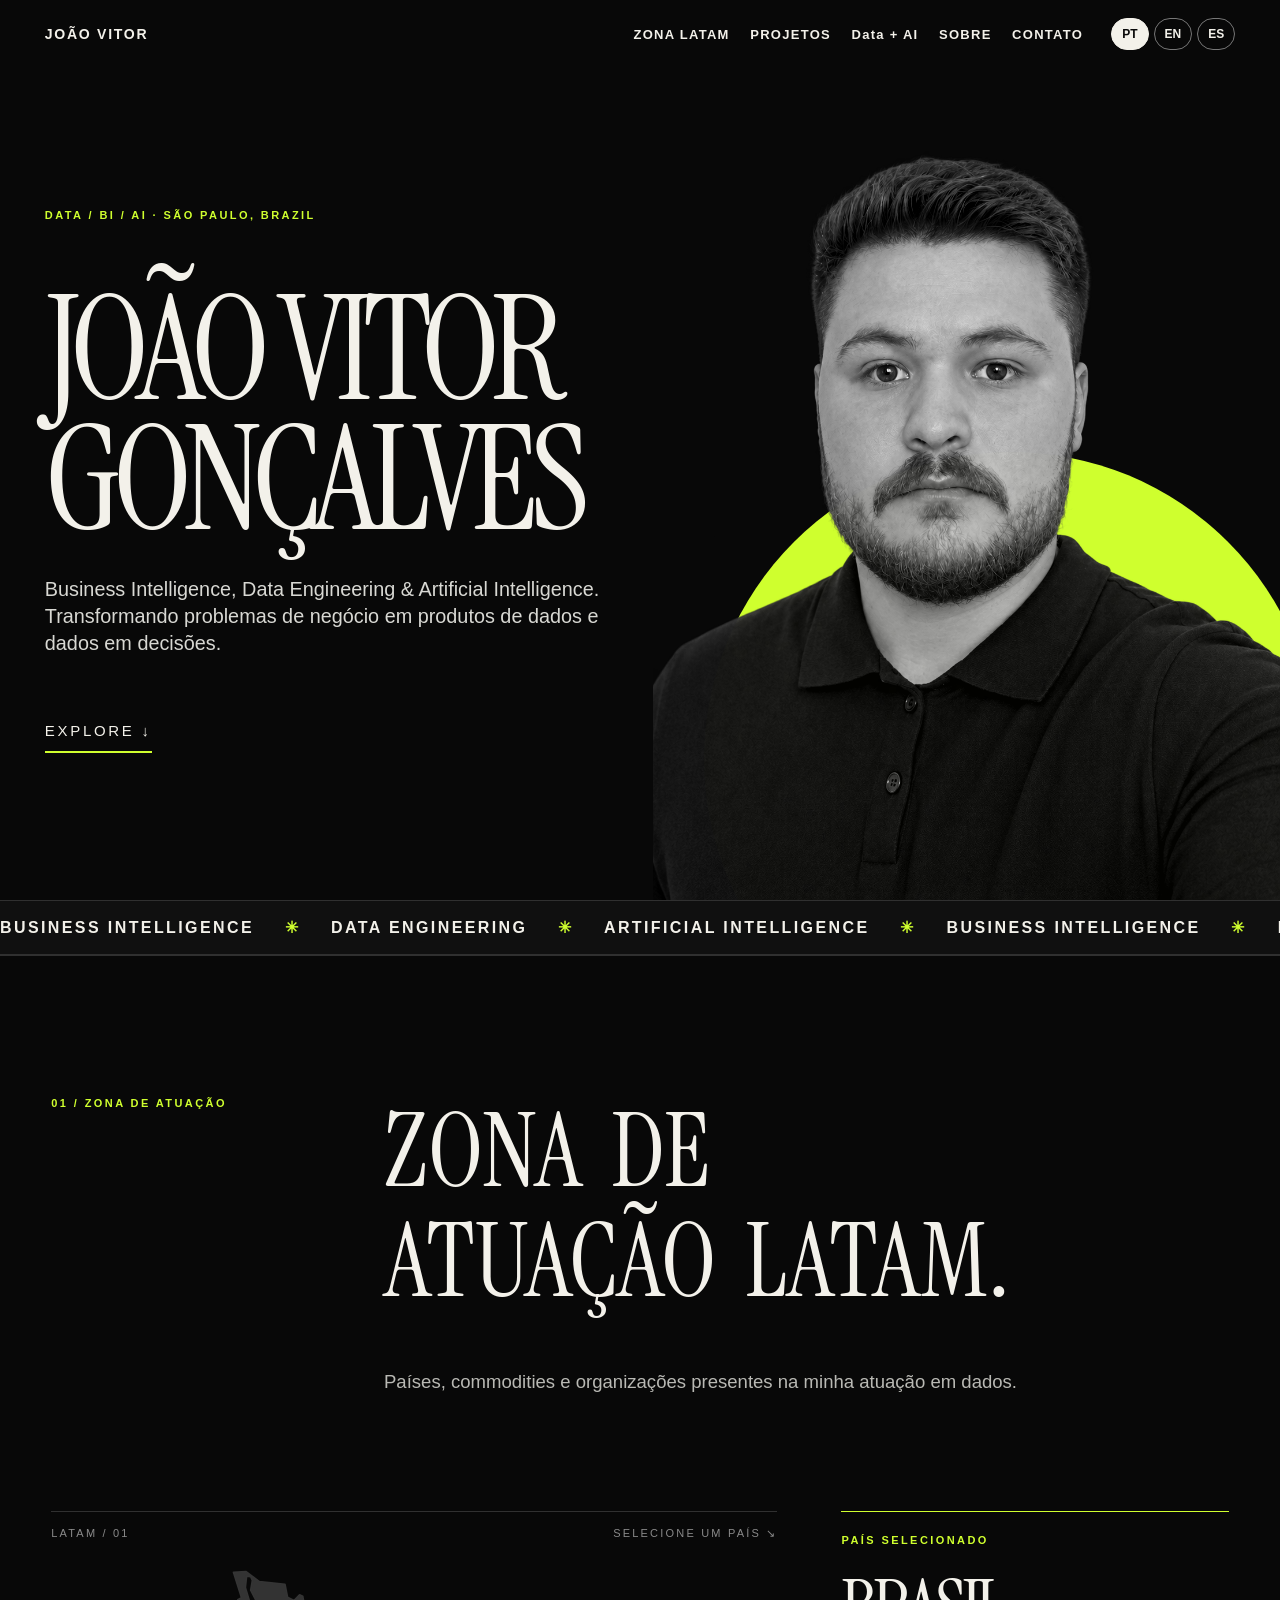
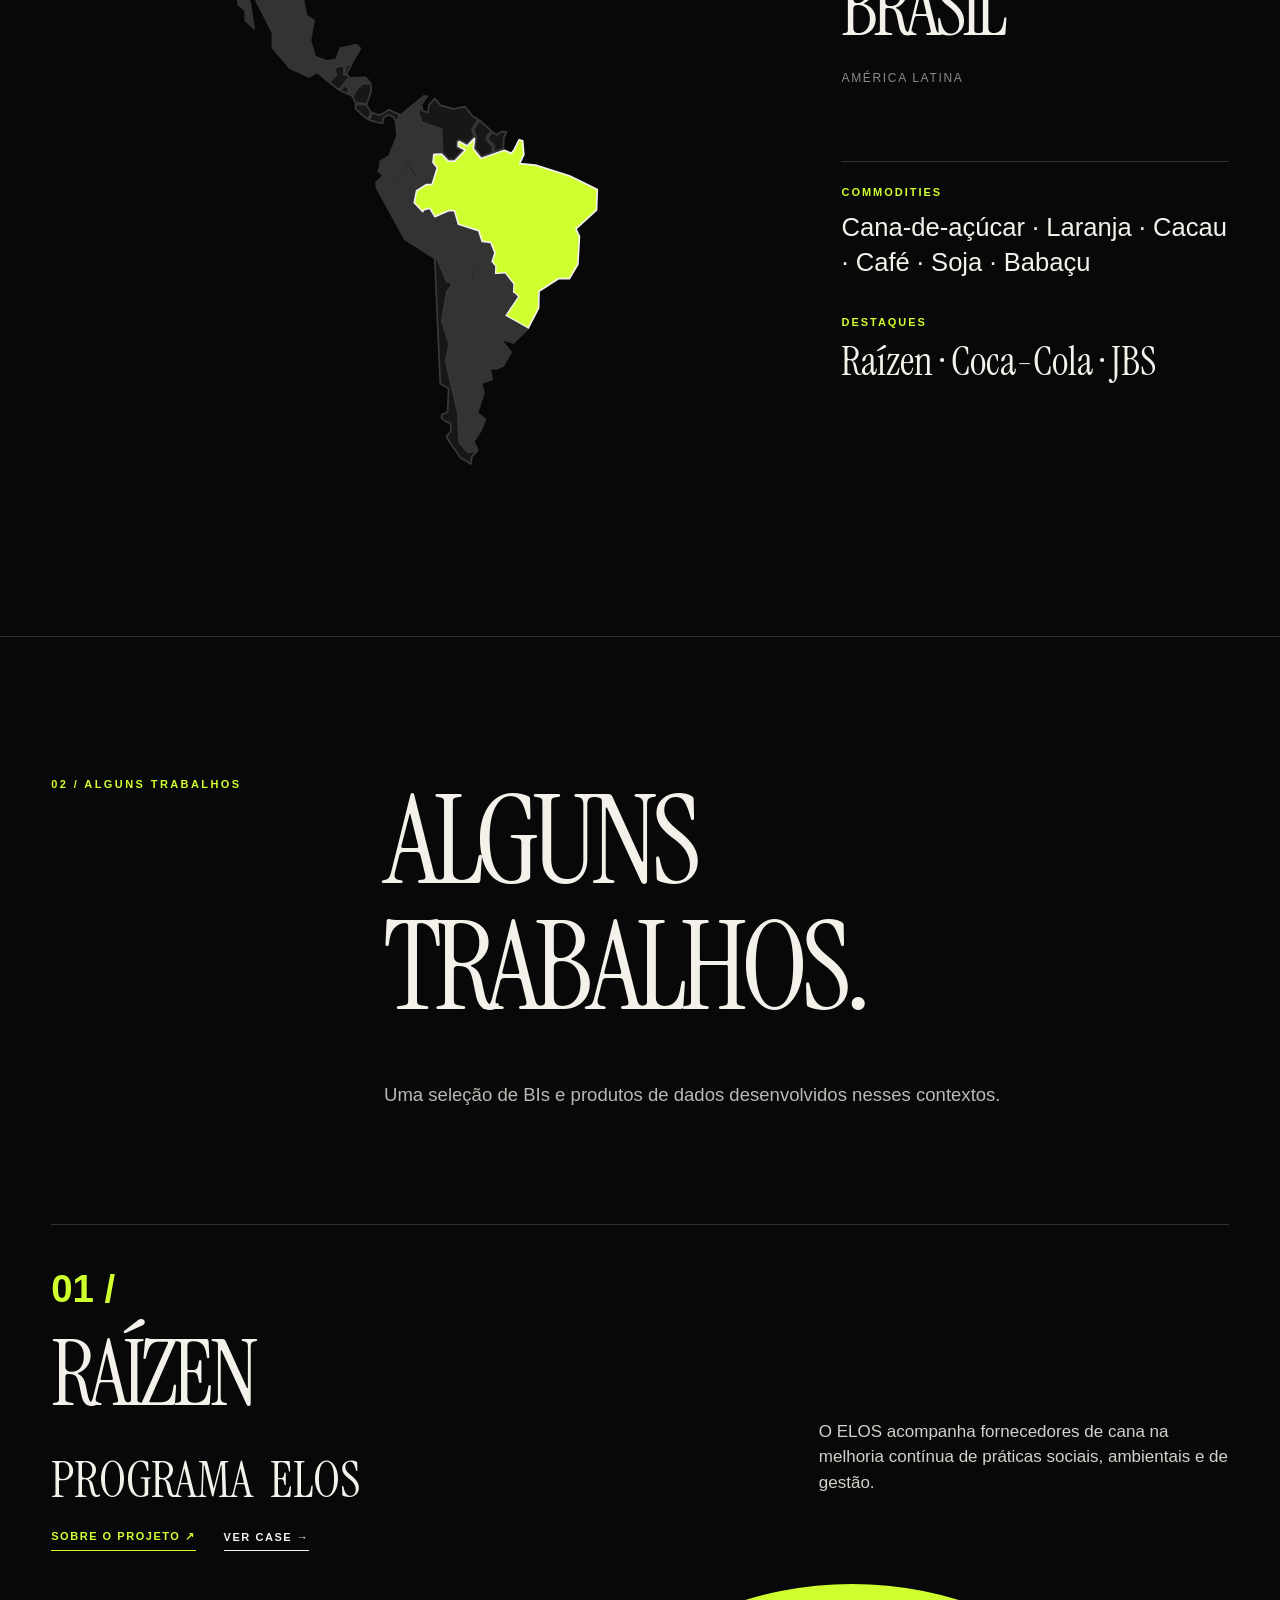
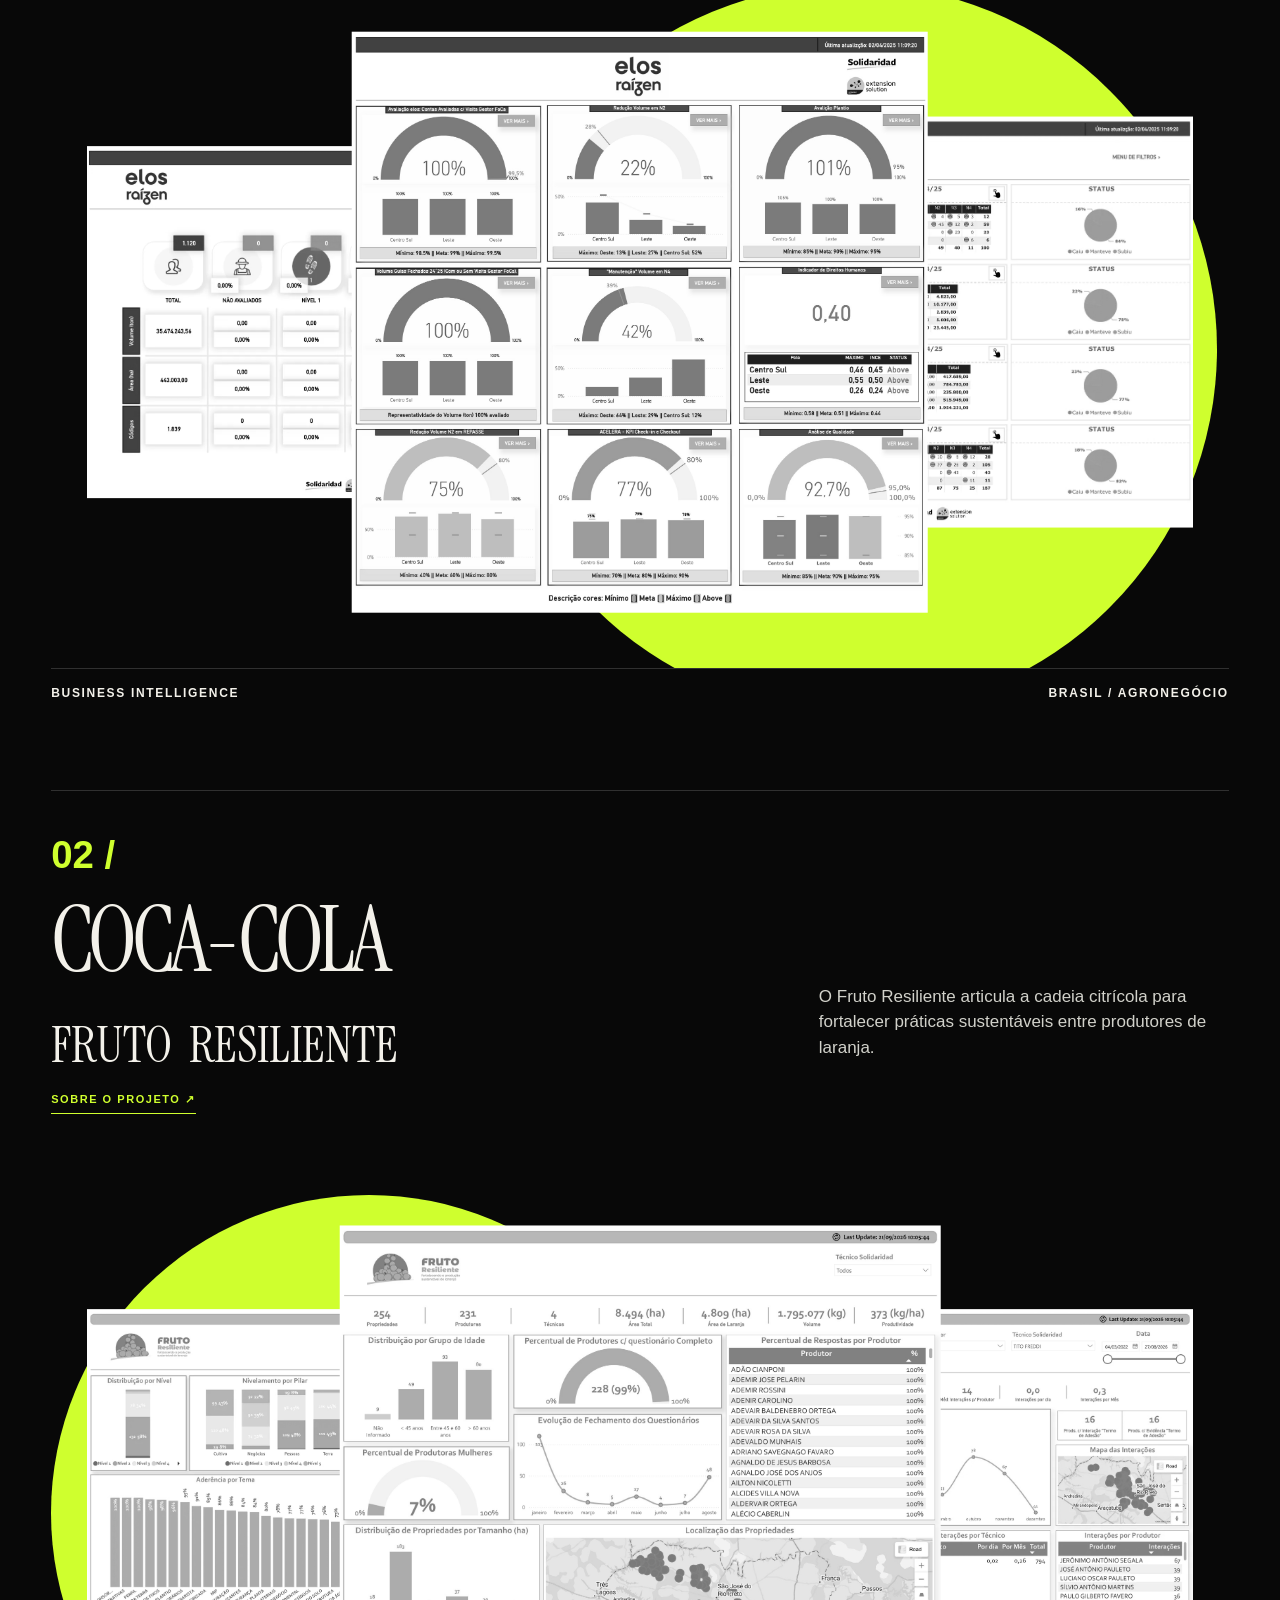
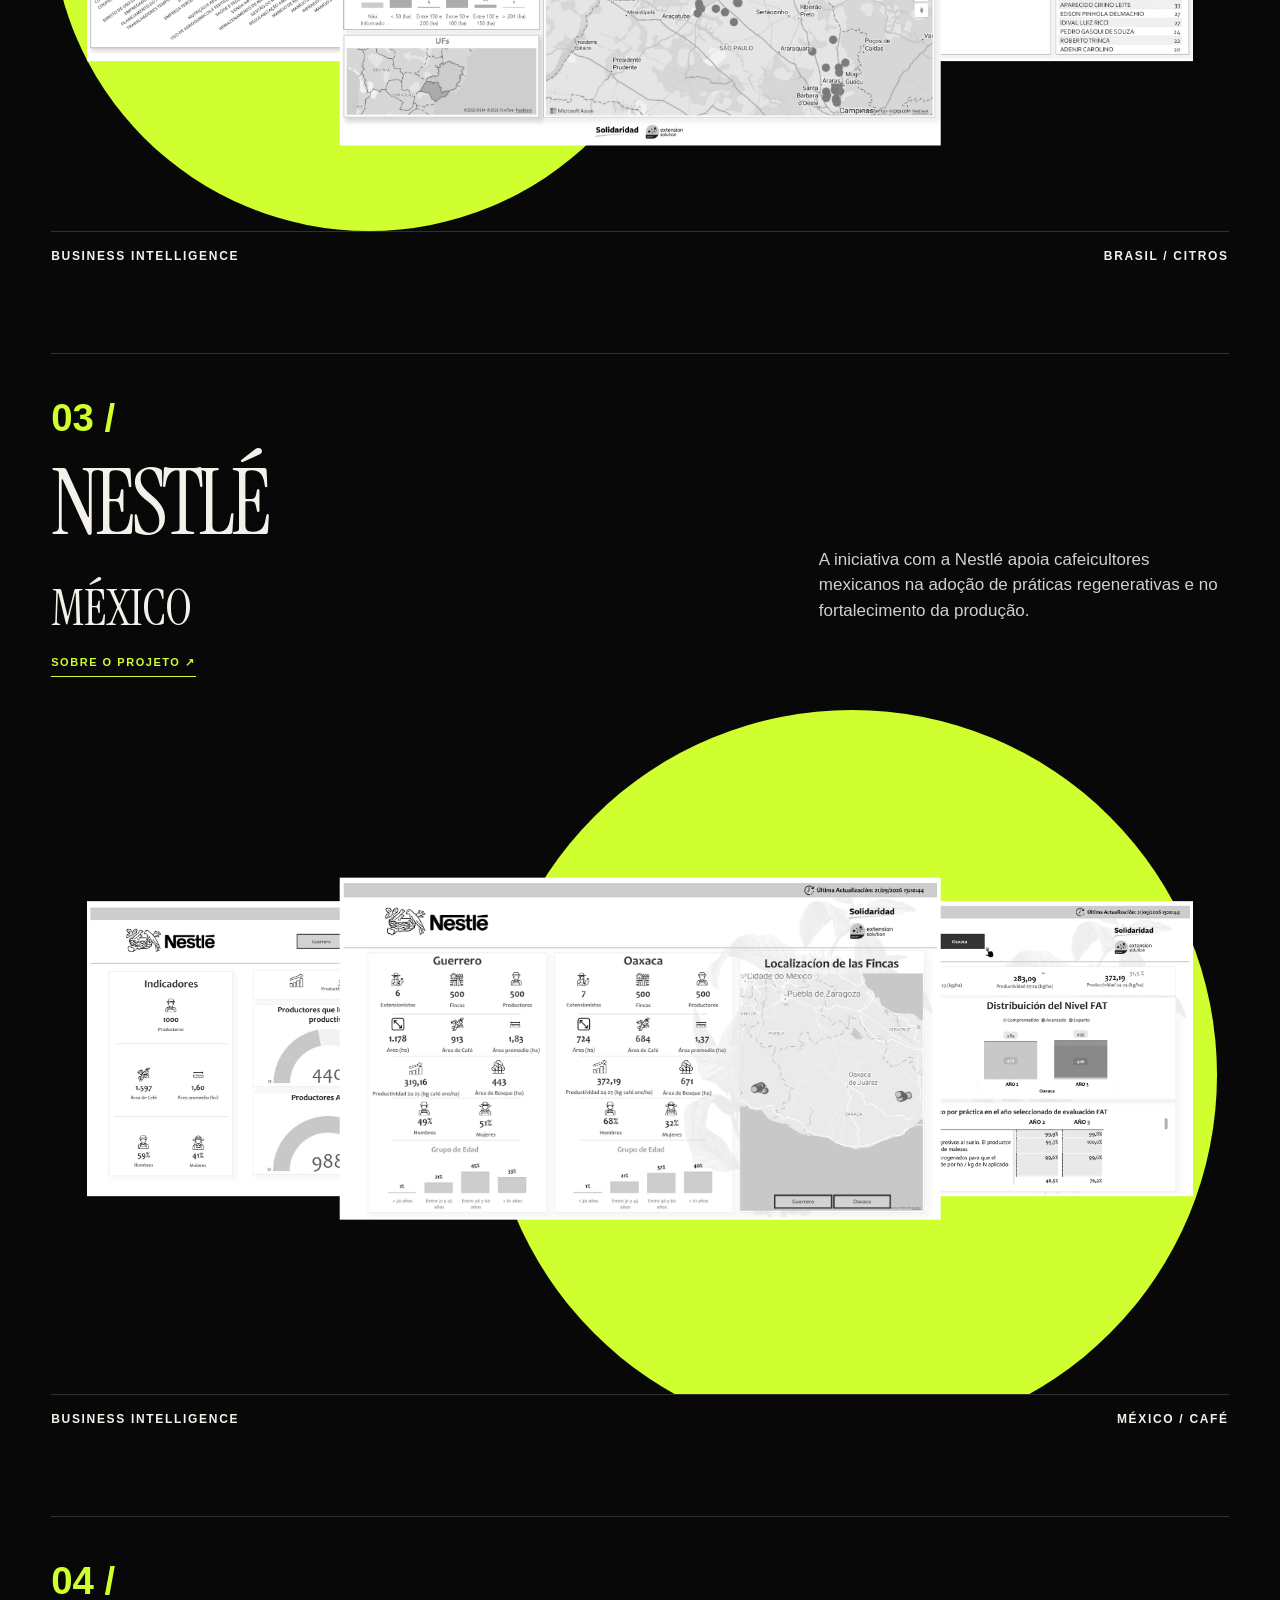
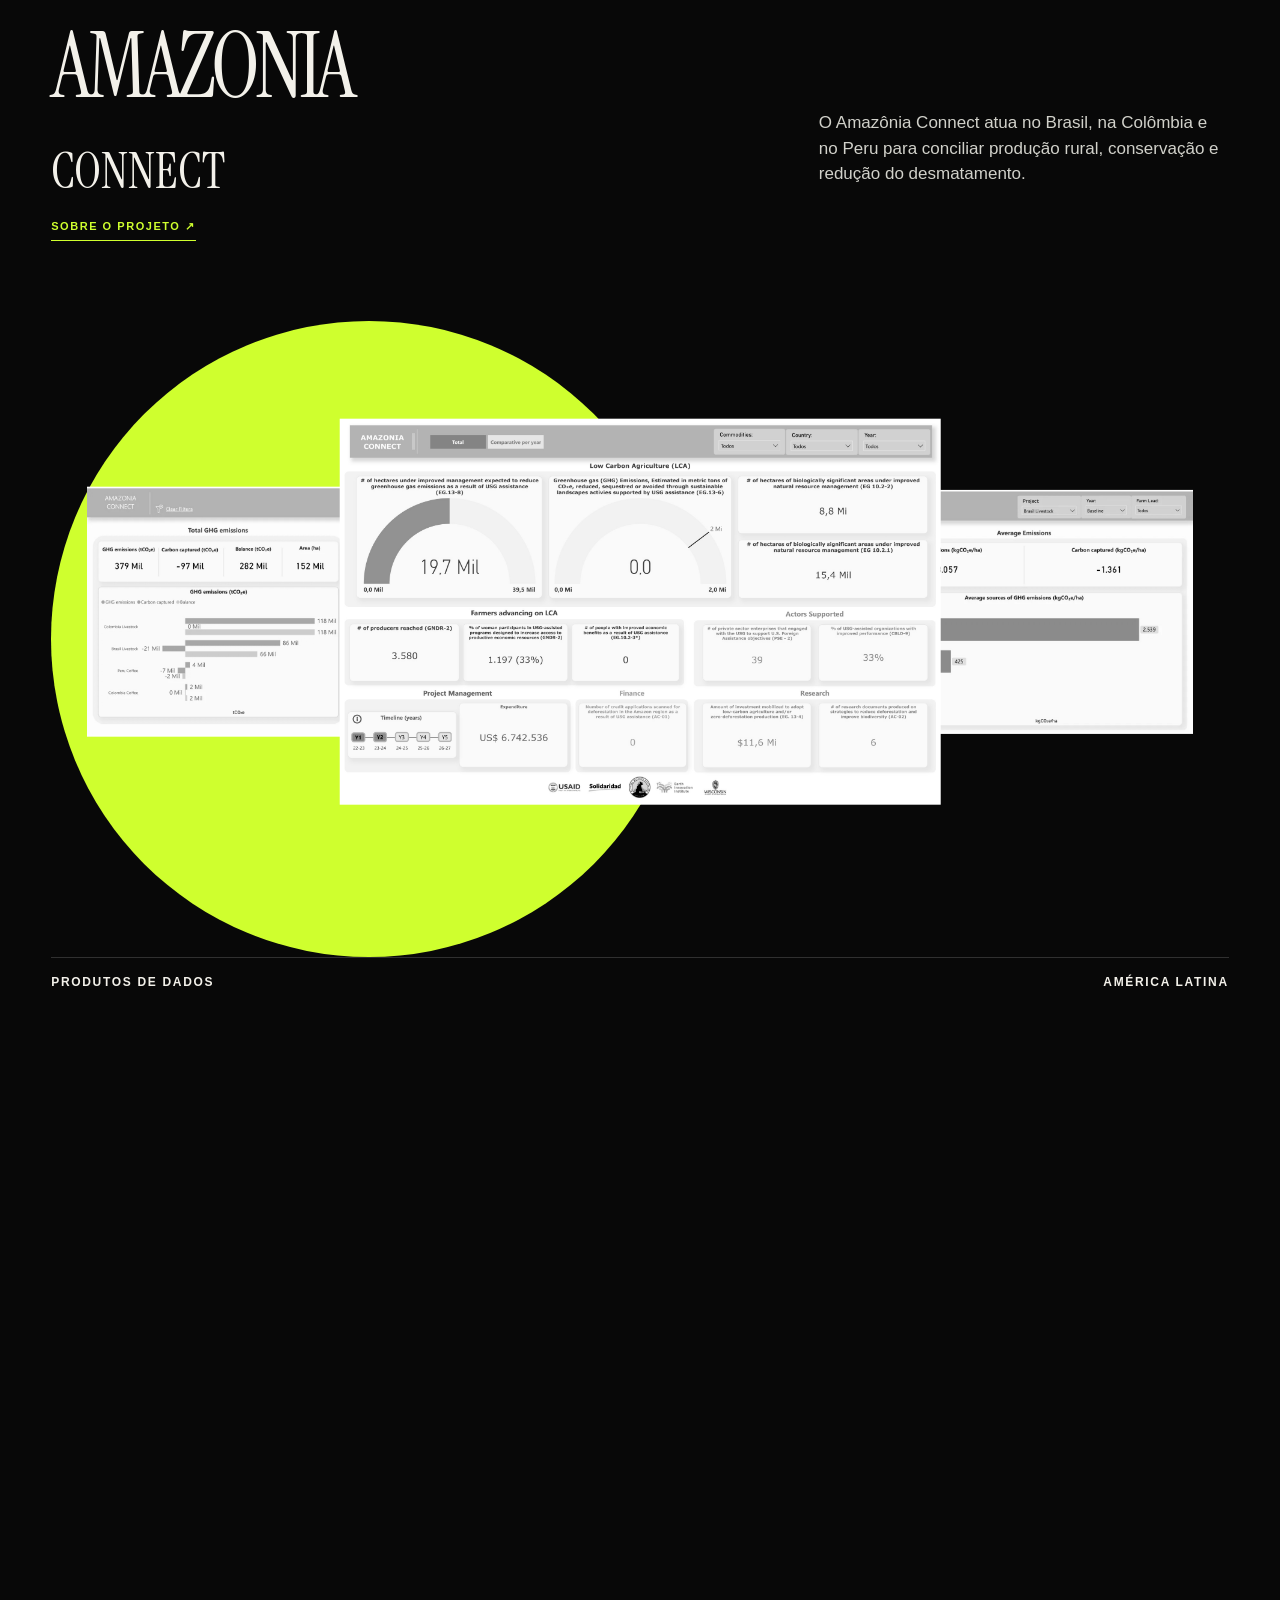
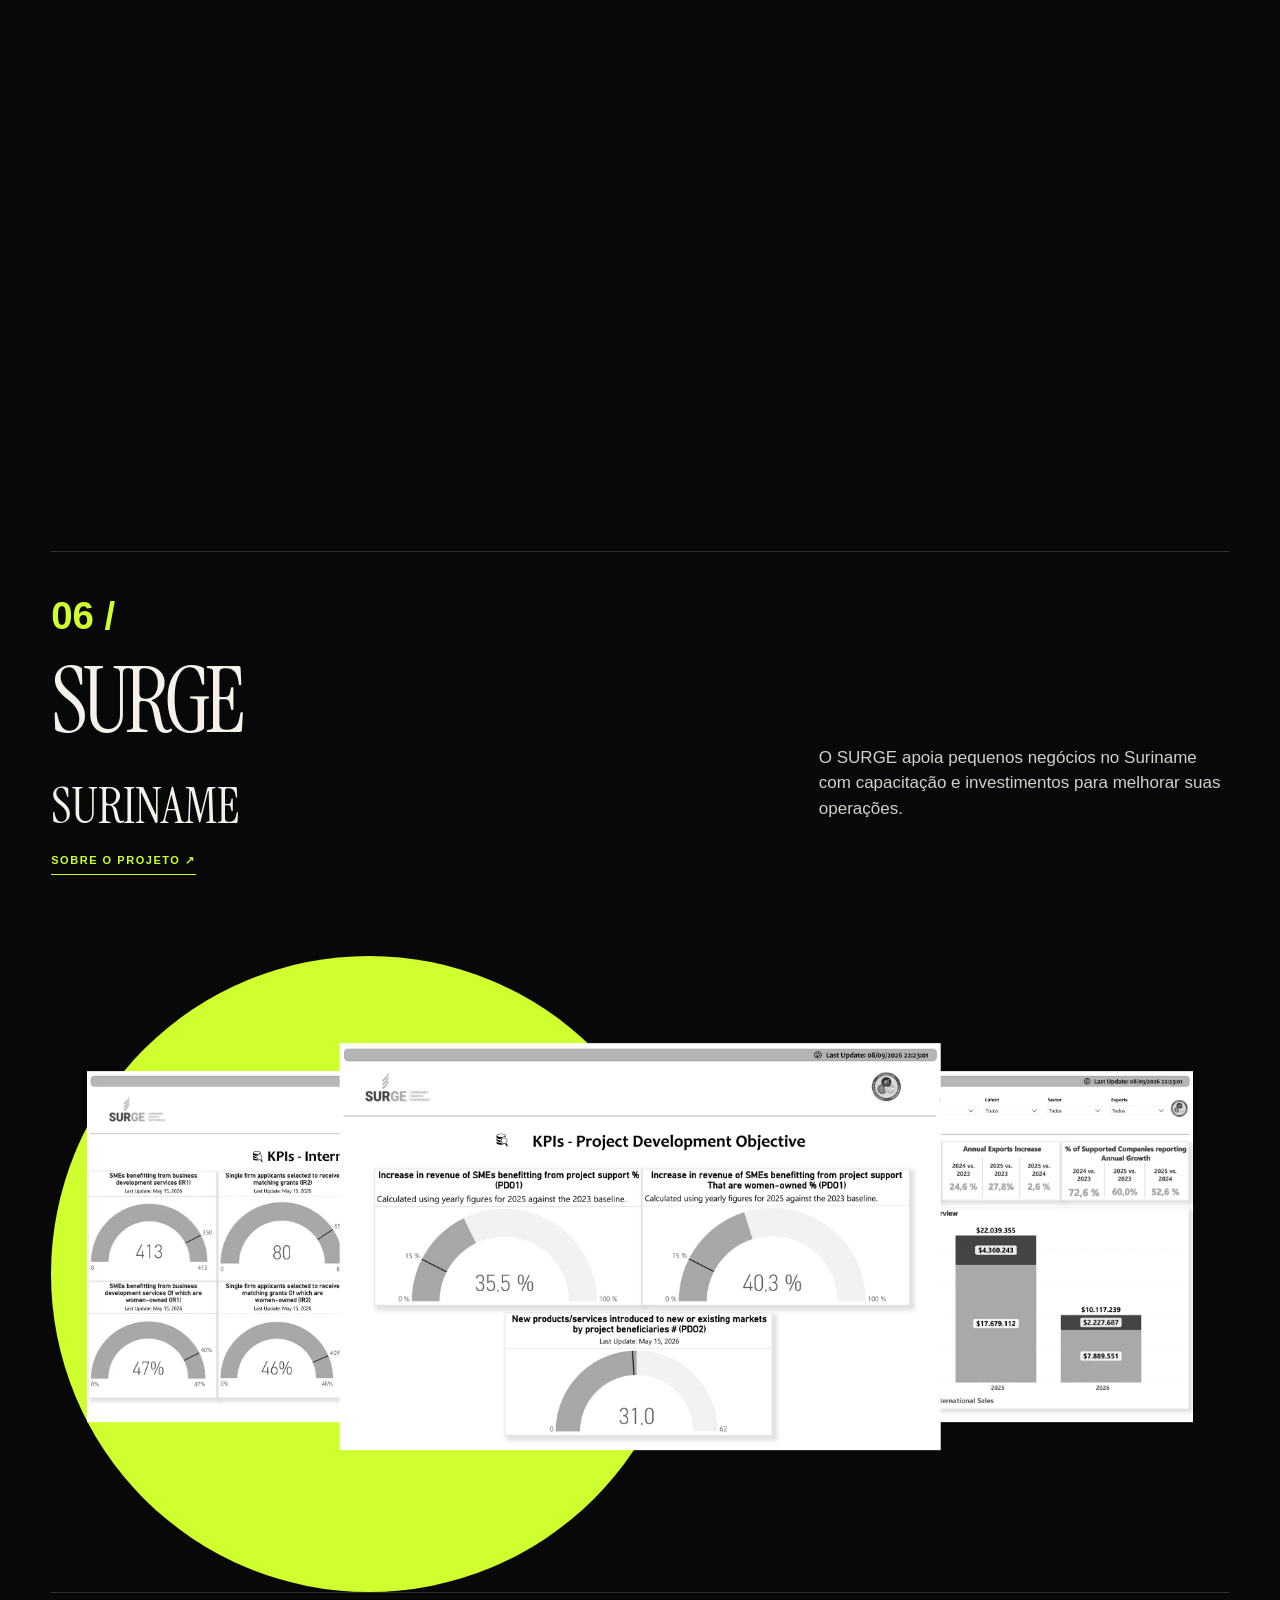
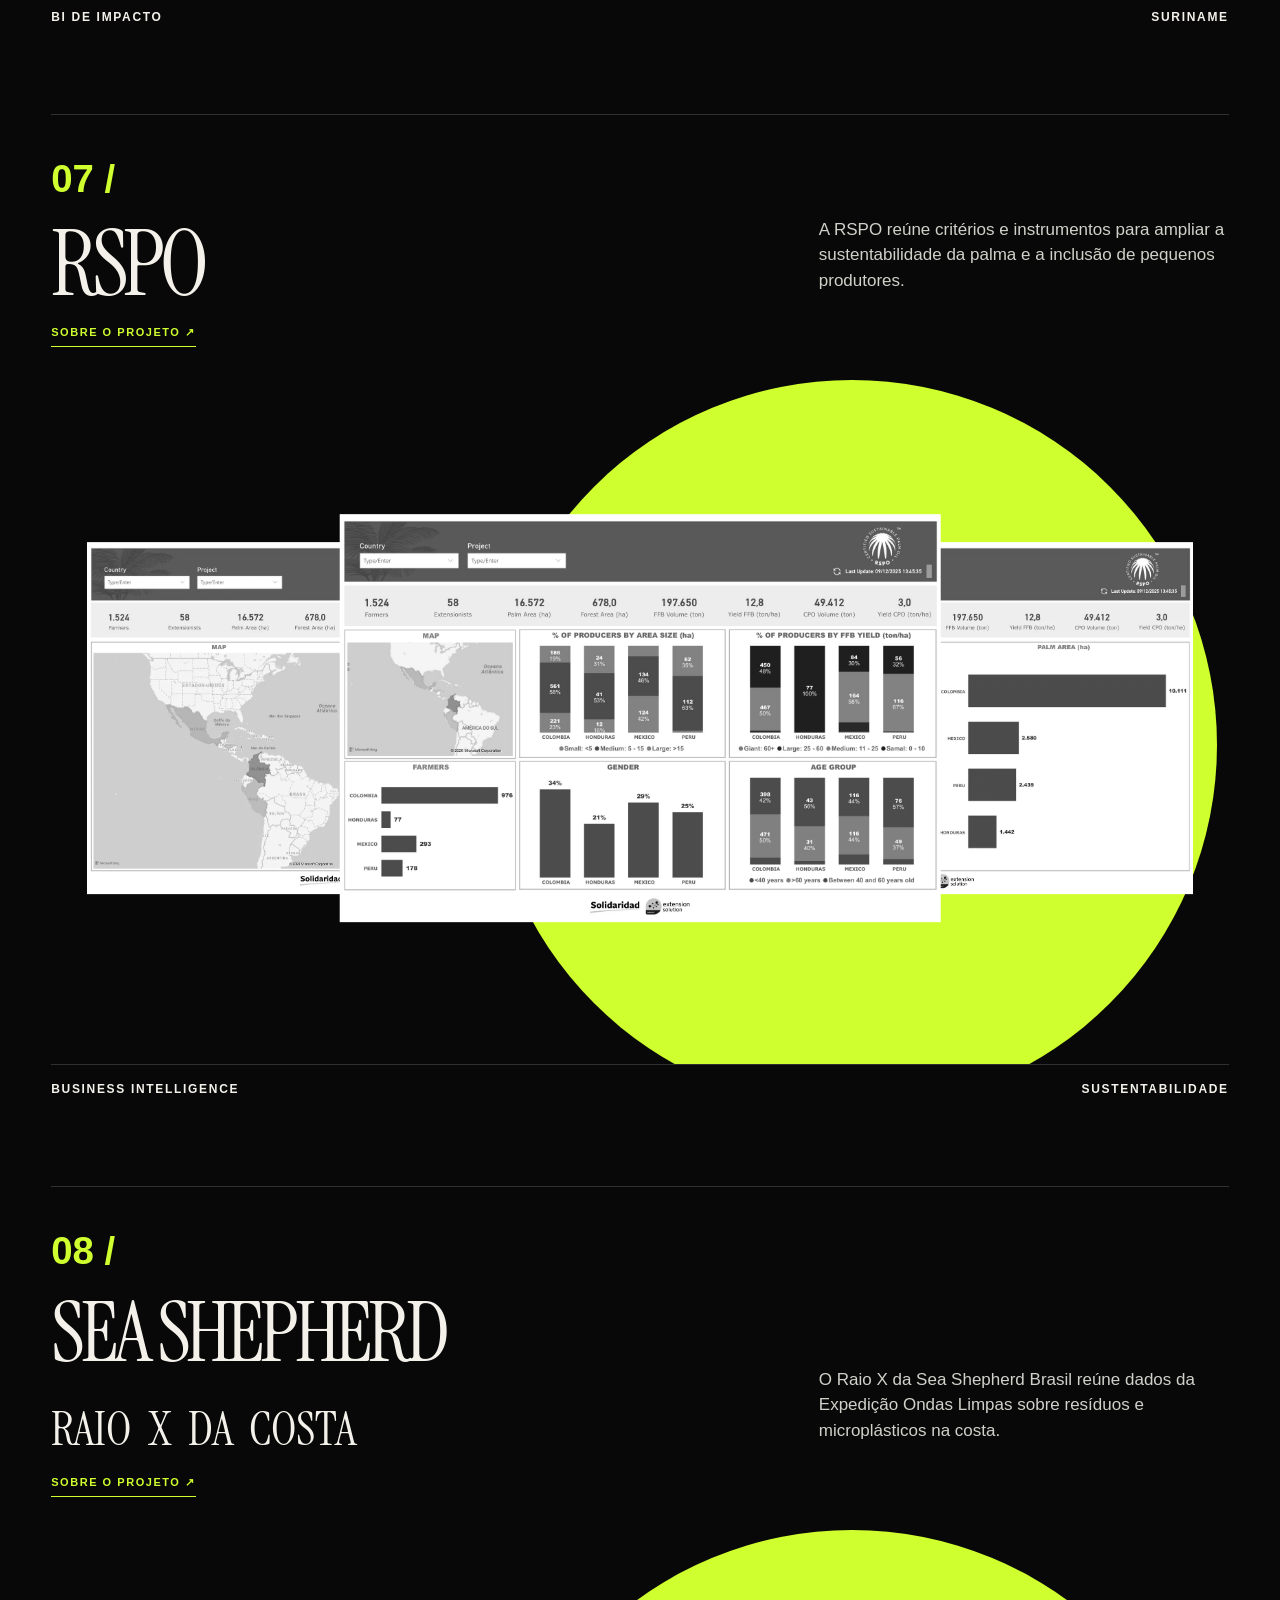
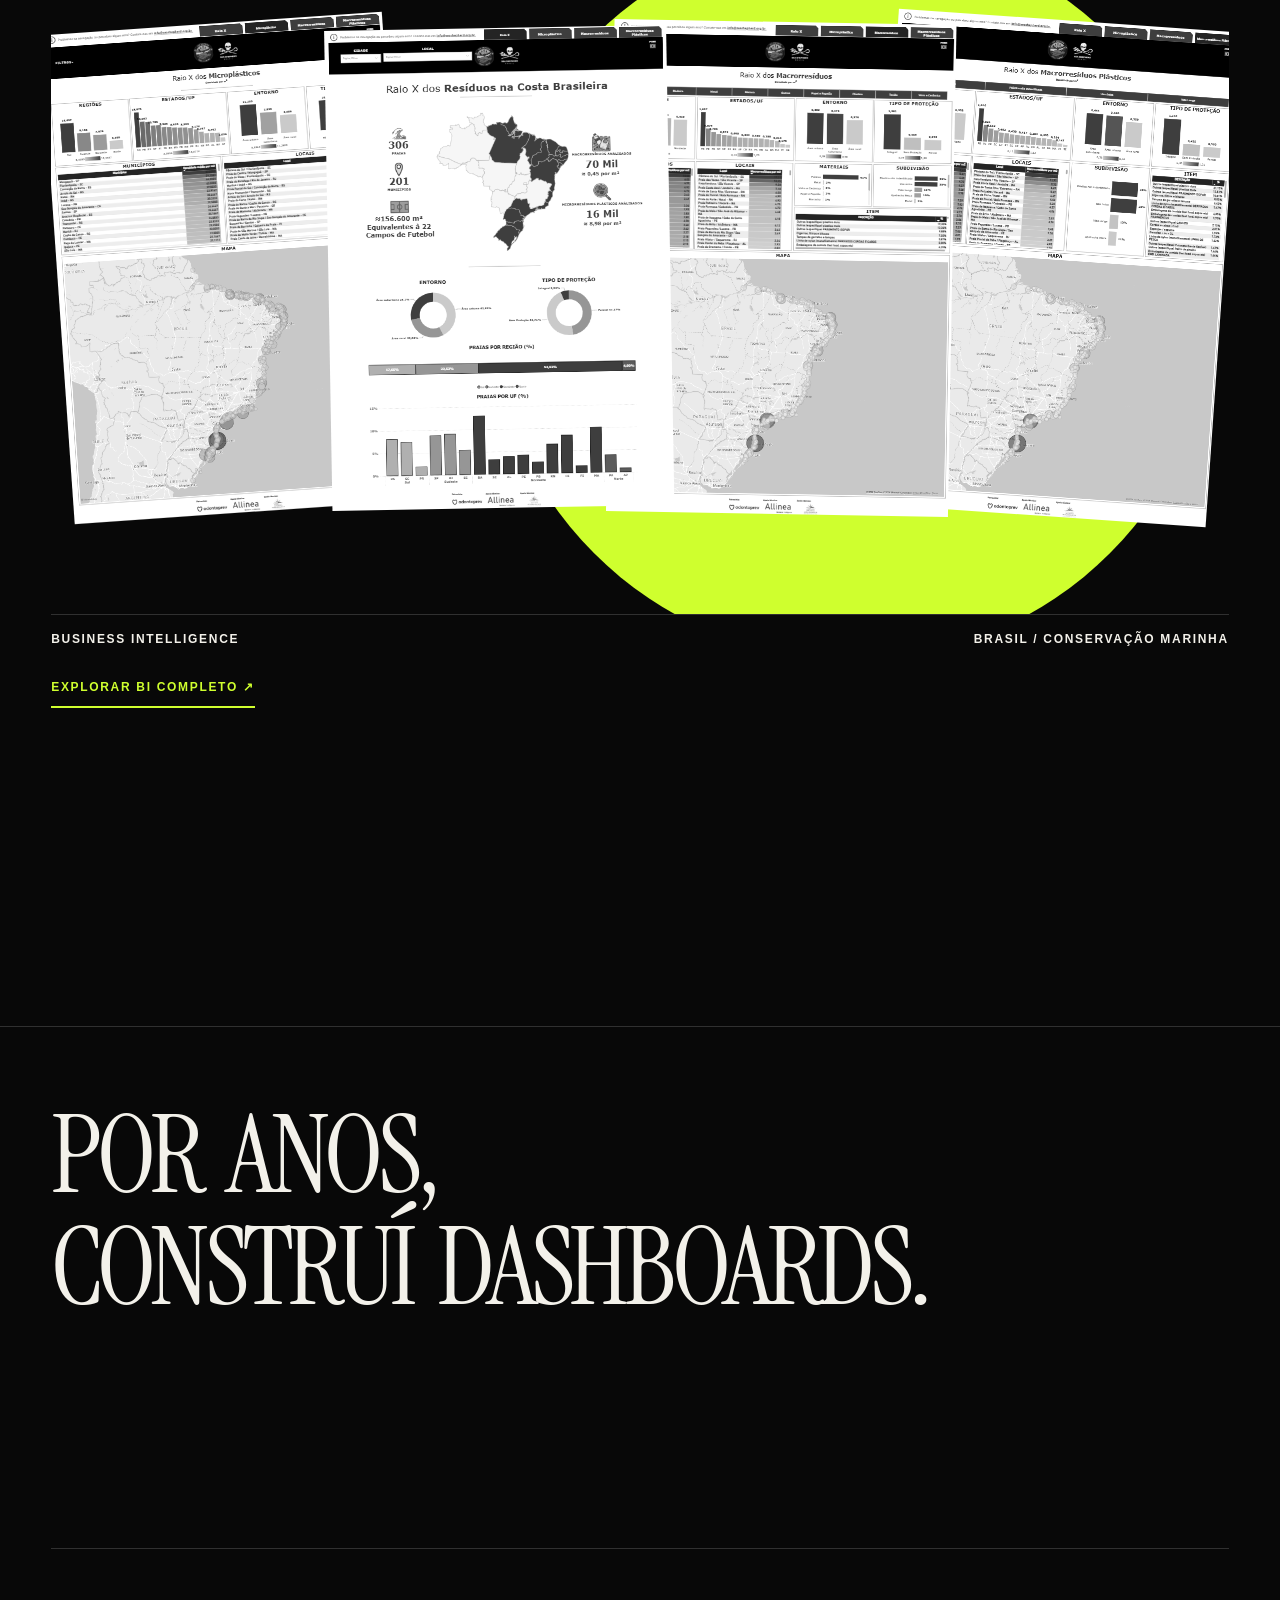
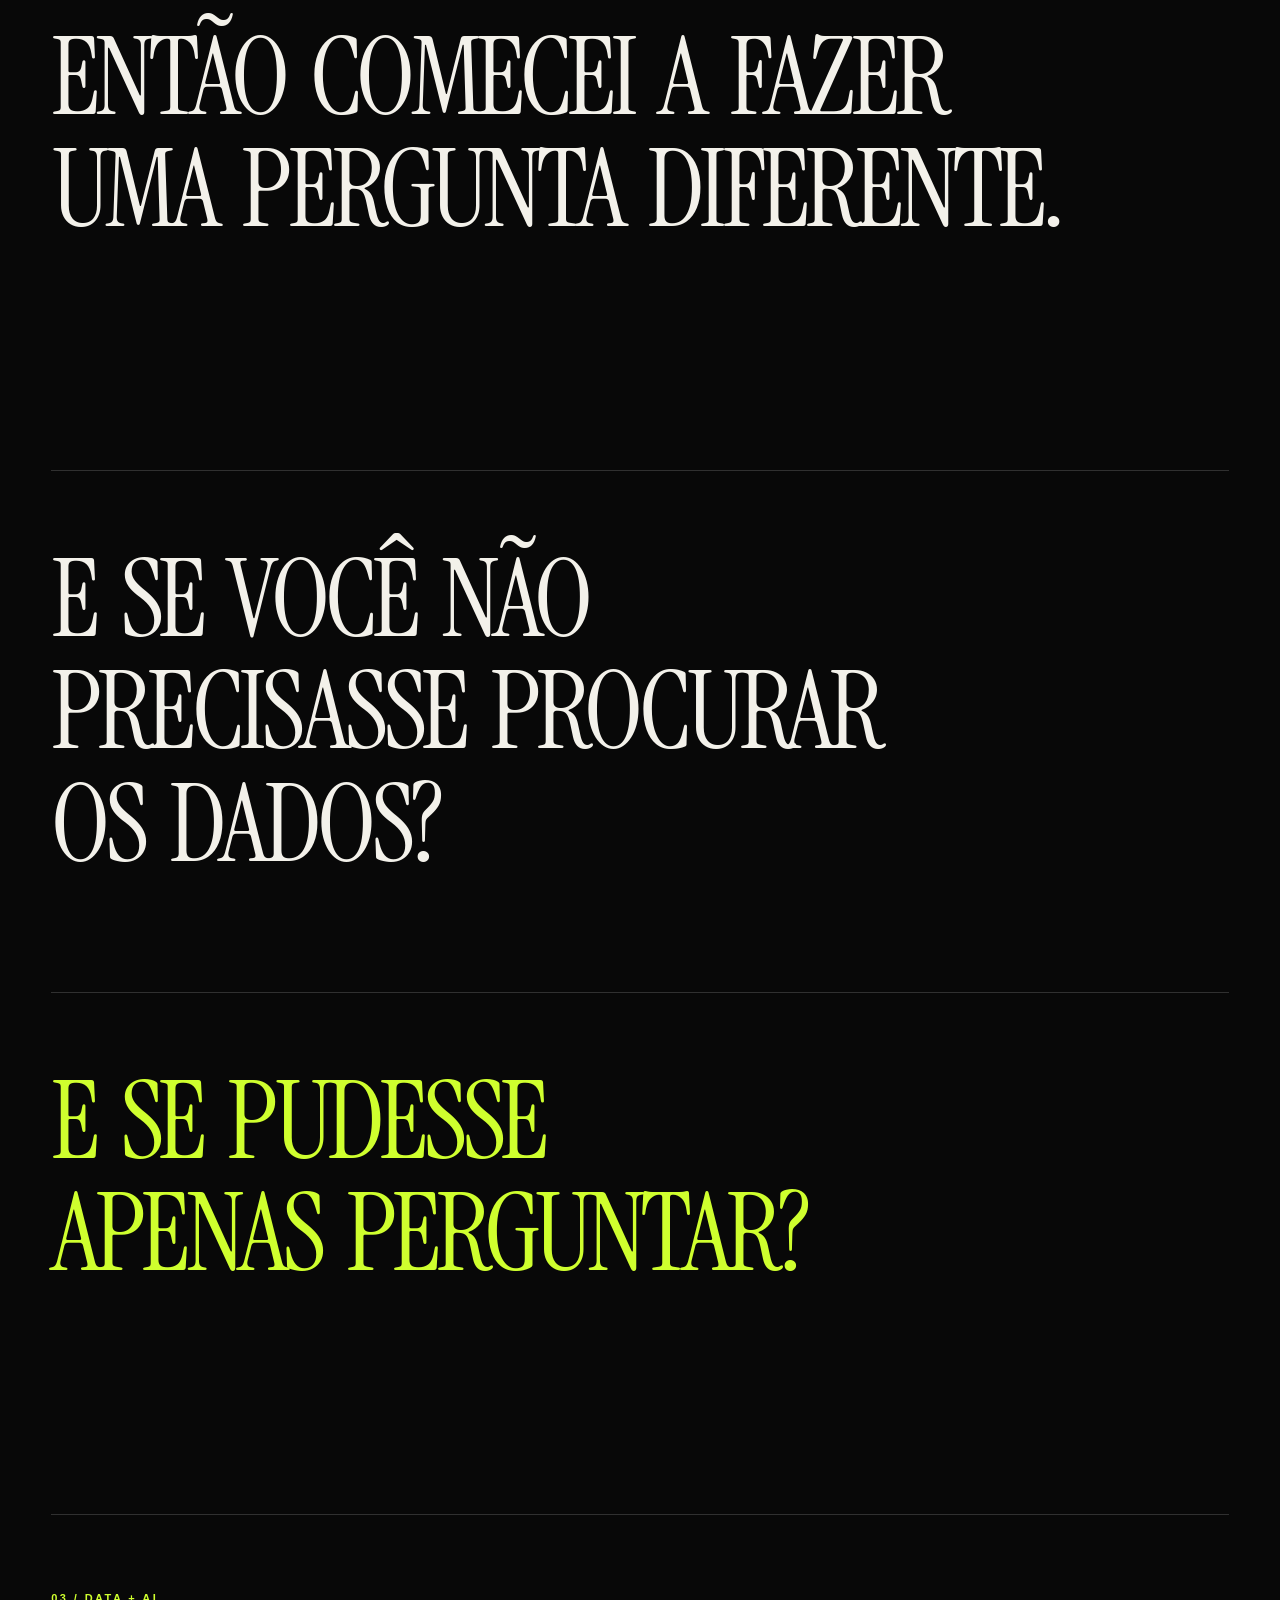
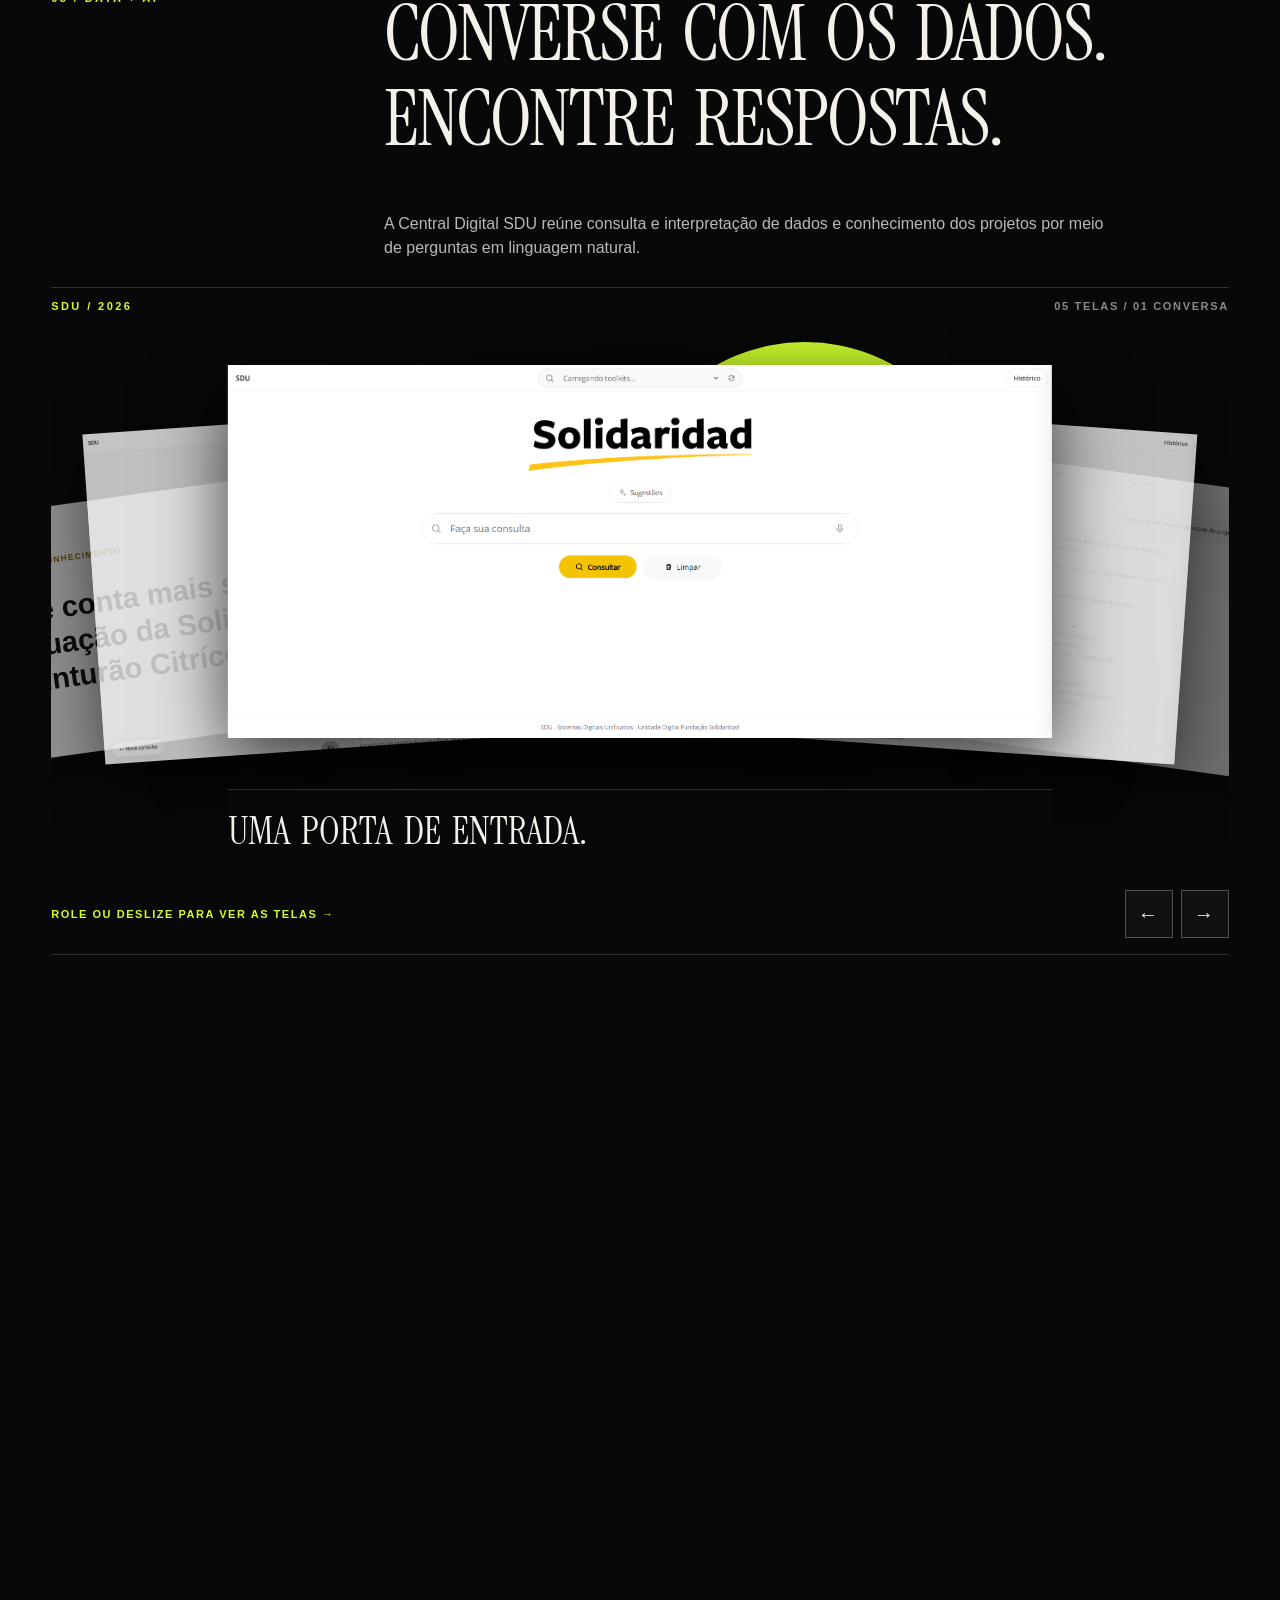
<file: index.html>
<!doctype html>
<html lang="pt-BR"><head><meta charset="utf-8"><meta name="viewport" content="width=device-width,initial-scale=1"><meta name="theme-color" content="#080808"><meta name="description" content="Portfólio de João Vitor Gonçalves · Business Intelligence, Data Engineering e Artificial Intelligence."><title>João Vitor Gonçalves — Data, BI &amp; AI</title><link rel="icon" type="image/svg+xml" href="assets/favicon.svg"><link rel="canonical" href="https://joaogoncalves-collab.github.io/LandingPage/"><meta property="og:type" content="website"><meta property="og:title" content="João Vitor Gonçalves — Data, BI &amp; AI"><meta property="og:description" content="Business Intelligence, Data Engineering e Artificial Intelligence. Projetos e produtos de dados na América Latina."><meta property="og:image" content="https://joaogoncalves-collab.github.io/LandingPage/assets/joao-portrait.png"><meta property="og:url" content="https://joaogoncalves-collab.github.io/LandingPage/"><meta name="twitter:card" content="summary_large_image"><link rel="stylesheet" href="site.css"><script defer src="operations-data.js"></script><script defer src="site.js"></script></head><body>
<a class="skip" href="#latam">Pular para o conteúdo</a>
<nav class="nav" aria-label="Navegação principal"><a class="brand" href="#top">JOÃO VITOR</a><div class="nav-side"><button class="menu-toggle" type="button" aria-expanded="false" aria-controls="navLinks" data-i18n="menu">MENU</button><div class="nav-links" id="navLinks"><a href="#latam" data-i18n="navMap">ZONA LATAM</a><a href="#work" data-i18n="navWork">Projetos</a><a href="#ai">Data + AI</a><a href="#about" data-i18n="navAbout">Sobre</a><a href="#contact" data-i18n="navContact">Contato</a></div><div class="langs" aria-label="Idioma"><button type="button" data-lang="pt" aria-label="Português">PT</button><button type="button" data-lang="en" aria-label="English">EN</button><button type="button" data-lang="es" aria-label="Español">ES</button></div></div></nav>
<header class="hero" id="top"><div class="hero-circle" aria-hidden="true"></div><div class="hero-photo"><img src="assets/joao-cutout.png" width="1086" height="1448" alt="Retrato em preto e branco de João Vitor Gonçalves" fetchpriority="high"></div><div class="hero-content"><p class="eyebrow" data-i18n="heroEyebrow">DATA / BI / AI · SÃO PAULO, BRAZIL</p><h1><span>JOÃO VITOR</span><span>GONÇALVES</span></h1><p class="hero-desc" data-i18n="heroDesc">Business Intelligence, Data Engineering &amp; Artificial Intelligence.<br> Transformando problemas de negócio em produtos de dados e dados em decisões.</p><a class="explore" href="#latam" data-i18n="explore">EXPLORE ↓</a></div></header>
<div class="ticker" aria-hidden="true"><div>BUSINESS INTELLIGENCE <b>✳</b> DATA ENGINEERING <b>✳</b> ARTIFICIAL INTELLIGENCE <b>✳</b> BUSINESS INTELLIGENCE <b>✳</b> DATA ENGINEERING <b>✳</b> ARTIFICIAL INTELLIGENCE <b>✳</b></div></div>
<main>
<section class="latam section" id="latam"><div class="wrap"><div class="section-intro reveal"><span class="eyebrow" data-i18n="latamLabel">01 / ZONA DE ATUAÇÃO</span><h2 data-i18n="latamTitle">ZONA DE<br>ATUAÇÃO LATAM.</h2><p data-i18n="latamDesc">Países, commodities e organizações presentes na minha atuação em dados.</p></div><div class="map-layout reveal"><div class="map-area"><div class="map-head"><span>LATAM / 01</span><span data-i18n="mapHint">SELECIONE UM PAÍS ↘</span></div><svg class="latin-map" xmlns="http://www.w3.org/2000/svg" viewBox="125 425 205 280" role="group" aria-label="Mapa vetorial da América Latina">
<g fill="#171717" stroke="#383838" stroke-width=".9" stroke-linejoin="round">
<path id="MX" data-country="MX" d="M133.847 433.982l4.175 13.146-1.945 1.09.216 2.61 3.674 2.826v5.23l4.538 4.355-1.945-12.848-2.593-8.497.648-5.877 2.16.217.866 1.962-.864 5.005 11.237 21.99v7.84l9.077 10.667 9.94 4.572 4.106-2.396 5.835 4.79 3.46-3.484-1.514-3.925 4.97-1.52 1.513.872 1.512-1.522h2.377l4.32-7.624-2.16-1.962-8.428 1.962-1.945 5.662-4.97.874-5.835-2.396-2.593-8.27 1.96-10.435-4.01-2.5-1.91-10.02-1.6-.682-2.92 2.965-3.355-1.79-1.313-6.68-13.286-1.394-6.863-5.16-6.536.342z"/>
<path id="GT" d="M183.456 491.11l5.126 3.752 5.17-6.423-.882-1.332-1.764-.062v-3.76l-1.322-.805-4.002 1.193 1.53 3.526-3.856 3.91z"/><path id="BZ" d="M191.823 483.228l-.043 3.154h.726l2.472-4.615H193.3l-1.477 1.46z"/><path id="SV" d="M189.308 495.217l4.062 2.022-.06-3.208-2.084-1.27-1.918 2.455z"/>
<path id="HN" data-country="HN" d="M194.408 488.742l7.987-.303 2.37 2.816-1.48-.338-2.843.12-3.717 3.493-1.59 3.537-1.046-.555-.01-3.872-2.3-1.54 2.628-3.358z"/><path id="NI" d="M203.216 491.62l1.893.38.06 3.882-2.204 6.293-5.938-.588-1.323-3.034 1.764-3.682 3.344-3.11 2.402-.14z"/><path id="CR" d="M202.905 502.745l1.202 2.352.977 1.297-1.314 3.898-2.507-1.764-4.097-3.752v-2.48l5.74.45z"/><path id="PA" d="M205.68 506.748l-1.262 3.94 4.167 1.08 2.584.512.44-3.052 2.775-1.4 2.463 1.27.968 1.548 1.175-.138.926-2.81-3.078-1.27-2.334-1.272-2.333 1.59-2.774 1.4-2.835-1.14-.88-.258z"/>
<path id="CO" data-country="CO" d="M234.326 498.25l-1.78-.18-11.774 9.706-1.245 3.414-1.608.182.716 7.546-4.105 10.07 4.46 3.776 5.715.363 3.924 5.757 5.704.183-.182 4.312h2.135l2.316-7.91-2.144-2.694.535-5.03 4.46-.364-.536-11.688-9.994-3.232-2.316-6.293 5.716-7.92z"/>
<path id="VE" d="M231.5 503.558l.38 2.24 2.81.89.64-4.123 2.964-3.068 2.965 3.475 6.82 1.86 5.773-1.212 3.933 4.85 2.965 1.857-3.25 4.953 1.09 3.752-1.858 2.3-1.928 1.615-4.175-2.102-.96.97v2.99l3.052 1.45-2.248 2.43-2.248 2.43-2.965-.24-2.98-3.276-.632-12.327-10.183-3.476-1.85-5.42 1.885-2.82z"/><path id="GY" d="M261.4 510.654l6.24 5.652-2.48 2.87-.2 1.703 3.26 3.36-.08 3.233-5.67 2.16-3.396-4.59.726-5.515-1.452-4.105 3.05-4.77z"/>
<path id="SR" d="M268.384 516.715l1.763 1.616 2.73-1.693 2.49.078-.32.968-1.045 2.18-.164 5.42-4.97 2.022.242-3.476-3.207-2.992.164-1.538 2.317-2.585z"/><path id="EC" data-country="EC" d="M213.986 529.43l-4.088 2.54-.294 3.772-.82 1.234 2.575 2.473-1.116 1.218.26 3.113 4.606 1.1 6.976-8.257-.017-2.878-3.346-.216-4.738-4.1z"/>
<path id="PE" data-country="PE" d="M209.518 541.246l-1.677 1.695.114 2.704 14.643 26.694 15.205 9.802 2.35-3.94.563-8.67-1.228-5.402-4.14-6.984-2.464.786-1.115 1.236-4.918-5.636 1.228-6.647 5.705-3.717-.45-3.492-5.808-.226-3.017-5.064-1.677-.562.114 3.044-7.486 8.895-5.593-1.348-.347-3.166z"/>
<path id="BO" data-country="BO" d="M238.63 561.36l7.115-3.103 2.35.226 1.566 6.534 10.84 3.604 1.79 5.524 4.47.562 1.9 4.73-1.34 4.277-7.27.562-2.68 6.872-5.704-.112-1.79-.337-3.293 3.197-1.625-.156-5.593-12.958 1.547-2.316.545-9.163-1.383-5.455-1.443-2.487z"/>
<path id="BR" data-country="BR" d="M286.63 618.464l5.403-10.39.198-8.73 10.08-6.502h5.645l4.435-7.512.804-14.418-1.815-3.855 10.683-9.75.406-10.762-14.515-7.105-17.53-5.48-8.264-.812 2.222-4.67-.604-7.103-1.808-.596-2.67 5.307-1.4 1.754-3.596-1.59-12.093 4.262-4.027-5.073.648-5.3-3.803 3.872-4.2-2.265-.425.597.01 1.84 3.62 1.946-5.436 5.73-3.432-.034-3.475-3.535-3.934.122-.484 4.2 2.256 2.74-2.663 8.53-3.112.242-4.953 3.13-1.21 6.146 4.296 4.6.787-.89 3.017-.813 2.576 4.34 7.374-3.164 2.86.165 1.972 6.976 10.52 3.337 1.815 5.565 4.478.537 2.135 5.314-1.443 4.73 1.884 2.473-.275 3.682 5.048-.477 4.625 5.844-.363 4.104 2.74 2.316-6.57 9.95 11.566 6.474z"/>
<path id="PY" data-country="PY" d="M267.2 584.458l1.9 2.074-.224 4.392 5.48-.338 4.14 5.3-.336 4.728-2.68 4.054-5.48.225-.225-2.256 1.564-3.718-5.37-3.38h-4.468l-3.354-3.605 2.438-6.968 6.613-.51z"/><path id="UY" data-country="UY" d="M274.633 612.48l-1.773 1.895.735 10.183 5.566 1.615 7.08-7.097-11.607-6.595z"/>
<path id="AR" data-country="AR" d="M279.05 600.613l1.677 1.57-6.37 9.468-2.24 2.48.777 10.813 4.918 5.974-4.132 7.21-3.13 1.35h-3.578l1.003 5.626-5.593 1.92 1.34 4.73-3.354 10.7 4.14 3.38-2.238 5.515-3.804 5.975 2.014 4.165-4.918.786-4.028-4.95-.674-15.433-6.258-26.208 1.893-9.163-4.028-11.714 2.68-15.204 2.463-2.93-.605-2.223 3.164-2.89 7.053.484 3.942 4.21 4.555.078 4.668 2.853-1.375 3.217.33 3.25 6.61-.312 3.097-4.727z"/>
<path id="CL" d="M260.137 682.24l-2.775 3.067-.337 3.604-5.368-3.042-5.705-8.22-1.677-2.933 2.35-3.043-.224-3.83-2.68-1.124-2.125-1.572.45-2.144 2.79-.787.563-12.387-4.356-2.48-2.844-64.477.735-1.277 5.567 12.836 1.78.034.58 2.05-2.37 2.867-2.722 15.45 3.873 11.894-1.79 9.007 6.31 26.486.667 15.49 4.52 5.23 4.79-.697z"/>
</g></svg>
<div id="mapTooltip" class="map-tooltip" aria-hidden="true"></div></div><aside class="country-panel" aria-live="polite"><span class="eyebrow" data-i18n="selectedCountry">PAÍS SELECIONADO</span><h3 id="countryName">BRASIL</h3><p id="countryRegion">LATIN AMERICA</p><div class="country-summary"><span class="country-summary-label" data-i18n="commoditiesLabel">COMMODITIES</span><p id="countryCommodities" class="country-commodities"></p><span class="country-summary-label" data-i18n="highlightsLabel">DESTAQUES</span><p id="countryHighlights" class="country-highlights-text"></p></div></aside></div></div></section>
<section class="work section" id="work"><div class="wrap"><div class="section-intro reveal"><div class="eyebrow" data-i18n="workLabel">02 / ALGUNS TRABALHOS</div><h2 data-i18n="workTitle">ALGUNS<br>TRABALHOS.</h2><p data-i18n="workDesc">Uma seleção de BIs e produtos de dados desenvolvidos nesses contextos.</p></div>
<article class="case reveal"><div class="case-top"><div><span class="case-no">01 /</span><h3>RAÍZEN<br><em>PROGRAMA ELOS</em></h3></div><p data-i18n="raizenDesc">O ELOS acompanha fornecedores de cana na melhoria contínua de práticas sociais, ambientais e de gestão.</p></div><div class="case-links"><a class="case-source" href="https://www.raizen.com.br/sustentabilidade/cadeia-de-valor" target="_blank" rel="noopener noreferrer" data-i18n="caseSource">SOBRE O PROJETO ↗</a><a class="case-source case-study-link" href="cases/raizen-elos/" data-i18n="viewCase">VER CASE →</a></div><div class="case-visual"><div class="orb"></div><div class="dashboard-stack"><img class="panel panel-prev" src="assets/raizen-elos-page-2.webp" width="1473" height="1000" alt="Dashboard original do Programa ELOS da Raízen, página 2" loading="lazy"><img class="panel panel-next" src="assets/raizen-elos-page-3.webp" width="1261" height="1000" alt="Dashboard original do Programa ELOS da Raízen, página 3" loading="lazy"><img class="panel panel-main" src="assets/raizen-elos.jpg" width="3500" height="3526" alt="Dashboard original do Programa ELOS da Raízen, página principal" loading="lazy"></div></div><div class="case-bottom"><span>BUSINESS INTELLIGENCE</span><span>BRAZIL / AGRIBUSINESS</span></div></article>
<article class="case reveal"><div class="case-top"><div><span class="case-no">02 /</span><h3>COCA-COLA<br><em>FRUTO RESILIENTE</em></h3></div><p data-i18n="cocaDesc">O Fruto Resiliente articula a cadeia citrícola para fortalecer práticas sustentáveis entre produtores de laranja.</p></div><a class="case-source" href="https://www.solidaridadnetwork.org/news/fruto-resiliente-strengthening-sustainable-orange-production-brazil-citrus-belt/" target="_blank" rel="noopener noreferrer" data-i18n="caseSource">SOBRE O PROJETO ↗</a><div class="case-visual left"><div class="orb"></div><div class="dashboard-stack"><img class="panel panel-prev" src="assets/coca-cola-fruto-resiliente-page-2.webp" width="1473" height="1000" alt="Dashboard original Fruto Resiliente, página 2" loading="lazy"><img class="panel panel-next" src="assets/coca-cola-fruto-resiliente-page-3.webp" width="1473" height="1000" alt="Dashboard original Fruto Resiliente, página 3" loading="lazy"><img class="panel panel-main" src="assets/coca-cola-fruto-resiliente.jpg" width="3500" height="3025" alt="Dashboard original Fruto Resiliente, página principal" loading="lazy"></div></div><div class="case-bottom"><span>BUSINESS INTELLIGENCE</span><span>BRAZIL / CITRUS</span></div></article>
<article class="case reveal"><div class="case-top"><div><span class="case-no">03 /</span><h3>NESTLÉ<br><em>MÉXICO</em></h3></div><p data-i18n="nestleDesc">A iniciativa com a Nestlé apoia cafeicultores mexicanos na adoção de práticas regenerativas e no fortalecimento da produção.</p></div><a class="case-source" href="https://www.solidaridadnetwork.org/news/regenerative-agriculture-decent-income-for-coffee-producers-in-mexico/" target="_blank" rel="noopener noreferrer" data-i18n="caseSource">SOBRE O PROJETO ↗</a><div class="case-visual"><div class="orb"></div><div class="dashboard-stack"><img class="panel panel-prev" src="assets/nestle-mexico-page-2.webp" width="1600" height="913" alt="Dashboard original Nestlé México, página 2" loading="lazy"><img class="panel panel-next" src="assets/nestle-mexico-page-3.webp" width="1600" height="913" alt="Dashboard original Nestlé México, página 3" loading="lazy"><img class="panel panel-main" src="assets/nestle-mexico.jpg" width="3200" height="1826" alt="Dashboard original Nestlé México, página principal" loading="lazy"></div></div><div class="case-bottom"><span>BUSINESS INTELLIGENCE</span><span>MEXICO / COFFEE</span></div></article>
<article class="case reveal"><div class="case-top"><div><span class="case-no">04 /</span><h3>AMAZONIA<br><em>CONNECT</em></h3></div><p data-i18n="amazoniaDesc">O Amazônia Connect atua no Brasil, na Colômbia e no Peru para conciliar produção rural, conservação e redução do desmatamento.</p></div><a class="case-source" href="https://www.solidaridadnetwork.org/amazonia-connect/" target="_blank" rel="noopener noreferrer" data-i18n="caseSource">SOBRE O PROJETO ↗</a><div class="case-visual left"><div class="orb"></div><div class="dashboard-stack"><img class="panel panel-prev" src="assets/amazonia-connect-page-2.webp" width="1600" height="774" alt="Dashboard original Amazonia Connect, página 2" loading="lazy"><img class="panel panel-next" src="assets/amazonia-connect-page-3.webp" width="1600" height="754" alt="Dashboard original Amazonia Connect, página 3" loading="lazy"><img class="panel panel-main" src="assets/amazonia-connect.jpg" width="4000" height="2575" alt="Dashboard original Amazonia Connect, página principal" loading="lazy"></div></div><div class="case-bottom"><span>DATA PRODUCTS</span><span>LATIN AMERICA</span></div></article>
<article class="case reveal"><div class="case-top"><div><span class="case-no">05 /</span><h3>TRADE4EU</h3></div><p data-i18n="tradeDesc">O Trade4EU reúne parceiros para apoiar cadeias produtivas latino-americanas diante das exigências do mercado europeu.</p></div><a class="case-source" href="https://www.solidaridadnetwork.org/news/official-launch-of-the-trade4eu-project-in-latin-america/" target="_blank" rel="noopener noreferrer" data-i18n="caseSource">SOBRE O PROJETO ↗</a><div class="case-visual"><div class="orb"></div><div class="dashboard-stack"><img class="panel panel-prev" src="assets/trade4eu-page-2.webp" width="1458" height="1000" alt="Dashboard original Trade4EU, página 2" loading="lazy"><img class="panel panel-next" src="assets/trade4eu-page-3.webp" width="1473" height="1000" alt="Dashboard original Trade4EU, página 3" loading="lazy"><img class="panel panel-main" src="assets/trade4eu.jpg" width="3500" height="2376" alt="Dashboard original Trade4EU, página principal" loading="lazy"></div></div><div class="case-bottom"><span>TRACEABILITY / BI</span><span>EUDR</span></div></article>
<article class="case reveal"><div class="case-top"><div><span class="case-no">06 /</span><h3>SURGE<br><em>SURINAME</em></h3></div><p data-i18n="surgeDesc">O SURGE apoia pequenos negócios no Suriname com capacitação e investimentos para melhorar suas operações.</p></div><a class="case-source" href="https://www.worldbank.org/en/news/feature/2024/04/25/growth-and-new-opportunities-follow-boost-to-surinamese-small-businesses" target="_blank" rel="noopener noreferrer" data-i18n="caseSource">SOBRE O PROJETO ↗</a><div class="case-visual left"><div class="orb"></div><div class="dashboard-stack"><img class="panel panel-prev" src="assets/surge-suriname-page-2.webp" width="1473" height="1000" alt="Dashboard original SURGE Suriname, página 2" loading="lazy"><img class="panel panel-next" src="assets/surge-suriname-page-3.webp" width="1473" height="1000" alt="Dashboard original SURGE Suriname, página 3" loading="lazy"><img class="panel panel-main" src="assets/surge-suriname.jpg" width="3500" height="2376" alt="Dashboard original SURGE Suriname, página principal" loading="lazy"></div></div><div class="case-bottom"><span>IMPACT BI</span><span>SURINAME</span></div></article>
<article class="case reveal"><div class="case-top"><div><span class="case-no">07 /</span><h3>RSPO</h3></div><p data-i18n="rspoDesc">A RSPO reúne critérios e instrumentos para ampliar a sustentabilidade da palma e a inclusão de pequenos produtores.</p></div><a class="case-source" href="https://rspo.org/our-impact/impact-areas/smallholders/" target="_blank" rel="noopener noreferrer" data-i18n="caseSource">SOBRE O PROJETO ↗</a><div class="case-visual"><div class="orb"></div><div class="dashboard-stack"><img class="panel panel-prev" src="assets/rspo-page-2.webp" width="1473" height="1000" alt="Dashboard original RSPO ISH, página 2" loading="lazy"><img class="panel panel-next" src="assets/rspo-page-3.webp" width="1473" height="1000" alt="Dashboard original RSPO ISH, página 3" loading="lazy"><img class="panel panel-main" src="assets/rspo.jpg" width="3500" height="2376" alt="Dashboard original RSPO ISH, página principal" loading="lazy"></div></div><div class="case-bottom"><span>BUSINESS INTELLIGENCE</span><span>SUSTAINABILITY</span></div></article>
<article class="case sea-case reveal" id="sea-shepherd"><div class="case-top"><div><span class="case-no">08 /</span><h3>SEA SHEPHERD<br><em>RAIO X DA COSTA</em></h3></div><p data-i18n="seaDesc">O Raio X da Sea Shepherd Brasil reúne dados da Expedição Ondas Limpas sobre resíduos e microplásticos na costa.</p></div><a class="case-source" href="https://seashepherd.org.br/raio-x-dos-residuos/" target="_blank" rel="noopener noreferrer" data-i18n="caseSource">SOBRE O PROJETO ↗</a><div class="case-visual sea-visual"><div class="orb"></div><div class="dashboard-stack sea-stack"><img class="panel panel-prev" src="assets/sea-shepherd-microplasticos.png" width="562" height="807" alt="Raio X dos Microplásticos" loading="lazy"><img class="panel panel-next" src="assets/sea-shepherd-macroresiduos.png" width="560" height="808" alt="Raio X dos Macrorresíduos" loading="lazy"><img class="panel panel-main" src="assets/sea-shepherd-residuos.png" width="575" height="808" alt="Raio X dos Resíduos na Costa Brasileira" loading="lazy"><img class="panel panel-four" src="assets/sea-shepherd-macroplasticos.png" width="668" height="971" alt="Raio X dos Macrorresíduos Plásticos" loading="lazy"></div></div><div class="case-bottom"><span>BUSINESS INTELLIGENCE</span><span>BRASIL / CONSERVAÇÃO MARINHA</span></div><a class="sea-link" href="https://app.powerbi.com/view?r=eyJrIjoiODQwMmViMGQtMTZhYy00NzczLTk3ZjgtMmVmYWQ1OWVhNzhhIiwidCI6ImU1ZmVhY2Q2LWE5YTQtNDY1NS1hZDM4LTMzZTNjYWI5NDAzYiJ9" target="_blank" rel="noopener noreferrer" data-i18n="seaLink">EXPLORAR BI COMPLETO ↗</a></article>
<div class="more-work reveal"><span data-i18n="moreWork">TAMBÉM NO PORTFÓLIO</span><strong>BONSUCRO IMPULSA / ALUR / JBS / CARGILL</strong></div></div></section>
<section class="narrative section" aria-label="Transição para Data e AI"><div class="wrap"><p class="reveal" data-i18n="story1">POR ANOS,<br>CONSTRUÍ DASHBOARDS.</p><p class="reveal" data-i18n="story2">ENTÃO COMECEI A FAZER<br>UMA PERGUNTA DIFERENTE.</p><p class="reveal" data-i18n="story3">E SE VOCÊ NÃO<br>PRECISASSE PROCURAR<br>OS DADOS?</p><p class="reveal accent" data-i18n="story4">E SE PUDESSE<br>APENAS PERGUNTAR?</p></div></section><section class="central section" id="ai"><div class="wrap"><div class="section-intro reveal"><span class="eyebrow">03 / DATA + AI</span><h2 data-i18n="centralTitle">CONVERSE COM OS DADOS.<br>ENCONTRE RESPOSTAS.</h2><p data-i18n="centralDesc">A Central Digital SDU reúne consulta e interpretação de dados e conhecimento dos projetos por meio de perguntas em linguagem natural.</p></div><div class="central-portfolio reveal"><div class="central-index"><span class="eyebrow">SDU / 2026</span><span data-i18n="centralIndex">05 TELAS / 01 CONVERSA</span></div><div class="central-gallery" id="centralGallery" aria-label="Telas da Central Digital SDU" tabindex="0"><figure class="active"><div class="screen-stage"><div class="orb"></div><img src="assets/central-home.png" width="1911" height="865" alt="Tela inicial da Central Digital SDU" loading="lazy"></div><figcaption><strong data-i18n="screen1">UMA PORTA DE ENTRADA.</strong></figcaption></figure><figure><div class="screen-stage"><div class="orb"></div><img src="assets/central-question.png" width="1887" height="861" alt="Pergunta na Central Digital SDU" loading="lazy"></div><figcaption><strong data-i18n="screen2">PERGUNTE AOS DADOS.</strong></figcaption></figure><figure><div class="screen-stage"><div class="orb"></div><img src="assets/central-data-answer.png" width="1891" height="862" alt="Resposta baseada em dados na Central Digital SDU" loading="lazy"></div><figcaption><strong data-i18n="screen3">ENCONTRE UMA RESPOSTA.</strong></figcaption></figure><figure class="knowledge-question"><div class="screen-stage"><div class="orb"></div><div class="knowledge-prompt"><span data-i18n="knowledgeLabel">SDU / CONHECIMENTO</span><p data-i18n="screen4Prompt">Me conta mais sobre a atuação da Solidaridad no Cinturão Citrícola.</p></div></div><figcaption><strong data-i18n="screen4">PERGUNTE AO CONHECIMENTO.</strong></figcaption></figure><figure><div class="screen-stage"><div class="orb"></div><img src="assets/central-knowledge.png" width="1891" height="862" alt="Resposta com fontes de conhecimento na Central Digital SDU" loading="lazy"></div><figcaption><strong data-i18n="screen5">RESPOSTA + FONTES.</strong></figcaption></figure></div><div class="central-controls"><span class="central-swipe" data-i18n="centralSwipe">ROLE OU DESLIZE PARA VER AS TELAS →</span><div class="central-arrows"><button type="button" class="central-prev" data-i18n-aria="centralPrev" aria-label="Tela anterior">←</button><button type="button" class="central-next" data-i18n-aria="centralNext" aria-label="Próxima tela">→</button></div></div></div><div class="central-process reveal"><span class="eyebrow" data-i18n="processLabel">POR TRÁS DA RESPOSTA</span><div class="central-process-steps"><span data-i18n="flow1">PERGUNTA</span><b aria-hidden="true">→</b><span data-i18n="flow3">DADOS / CONHECIMENTO</span><b aria-hidden="true">→</b><span data-i18n="flow6">RESPOSTA DE NEGÓCIO</span></div><small>BIGQUERY · SQL · POWER BI · N8N · GEMINI · APIs</small></div></div></section>
<section class="about section" id="about"><div class="wrap about-grid"><div class="about-image reveal"><div class="about-orb"></div><img src="assets/joao-cutout.png" width="1086" height="1448" alt="João Vitor Gonçalves em preto e branco" loading="lazy"></div><div class="about-copy reveal"><span class="eyebrow">04 / JOÃO VITOR GONÇALVES</span><h2 data-i18n="aboutTitle">A PESSOA<br>POR TRÁS<br>DOS DADOS.</h2><p data-i18n="aboutDesc">Analista de Business Intelligence na interseção entre dados, negócio e tecnologia. Meu trabalho começa com o problema e termina quando a informação ajuda alguém a decidir.</p><blockquote data-i18n="manifesto">TRADUZO NEGÓCIOS EM DADOS. E DADOS DE VOLTA EM NEGÓCIOS.</blockquote><span class="data-translator" data-i18n="dataTranslator">TRADUTOR DE DADOS.</span></div></div><div class="stack wrap"><div><strong>BUSINESS INTELLIGENCE</strong><span>Power BI · DAX · Power Query · Looker Studio</span></div><div><strong>DATA</strong><span>SQL · BigQuery · Athena · GCP · AWS · Data Modeling · ETL/ELT</span></div><div><strong>AI &amp; AUTOMATION</strong><span>LLMs · Gemini · n8n · APIs · Generative AI</span></div><div><strong>BUSINESS</strong><span>Analytics · KPIs · Data Storytelling · Requirements · Decision Support</span></div></div></section>
<section class="contact section" id="contact"><div class="wrap"><span class="eyebrow" data-i18n="contactLabel">05 / CONTATO</span><h2 data-i18n="contactTitle">VAMOS CONSTRUIR<br>ALGO ÚTIL.</h2><div class="contact-links"><a href="https://www.linkedin.com/in/joão-vitor-gonçalves-1146ba17a/" target="_blank" rel="noopener">LINKEDIN ↗</a><a href="Joao-Vitor-Goncalves-CV.pdf" target="_blank" data-i18n="resume">CURRÍCULO ↗</a></div></div></section><section class="logo-strip" aria-label="Empresas impactadas"><div class="wrap"><span class="eyebrow" data-i18n="logoStrip">PROJETOS E IMPACTOS</span><div class="logo-grid"><img src="assets/logos/bonsucro.svg" alt="Bonsucro" loading="lazy"><img src="assets/logos/rspo.svg" alt="RSPO" loading="lazy"><img src="assets/logos/fsa-sai.svg" alt="FSA, SAI Platform" loading="lazy"><img src="assets/logos/giz.svg" alt="GIZ" loading="lazy"><img src="assets/logos/raizen.svg" alt="Raízen" loading="lazy"><img src="assets/logos/jbs.svg" alt="JBS" loading="lazy"><img src="assets/logos/adecoagro.webp" width="432" height="86" alt="Adecoagro" loading="lazy"><img src="assets/logos/cargill.svg" alt="Cargill" loading="lazy"><img src="assets/logos/nestle.svg" alt="Nestlé" loading="lazy"><img src="assets/logos/solidaridad.png" width="659" height="158" alt="Solidaridad" loading="lazy"><img src="assets/logos/sea-shepherd-brasil.png" width="417" height="336" alt="Sea Shepherd Brasil" loading="lazy"><img src="assets/logos/coca-cola.svg" alt="Coca-Cola" loading="lazy"><img src="assets/logos/femexpalma.png" width="963" height="234" alt="FEMEXPALMA" loading="lazy"><img src="assets/logos/cenicana.png" width="1180" height="355" alt="Cenicaña" loading="lazy"><img src="assets/logos/kering.svg" alt="Kering" loading="lazy"><img src="assets/logos/alur.png" width="142" height="34" alt="ALUR, Alcoholes del Uruguay" loading="lazy"></div></div></section></main><footer><span>JOÃO VITOR GONÇALVES © 2026</span><span>DATA / BI / AI · SÃO PAULO, BRAZIL</span><a href="https://github.com/flekschas/simple-world-map" target="_blank" rel="noopener" class="map-credit">MAP GEOMETRY / CC BY-SA 3.0 ↗</a><a href="#top" data-i18n="backTop">VOLTAR AO TOPO ↑</a></footer>
</body></html>
</file>
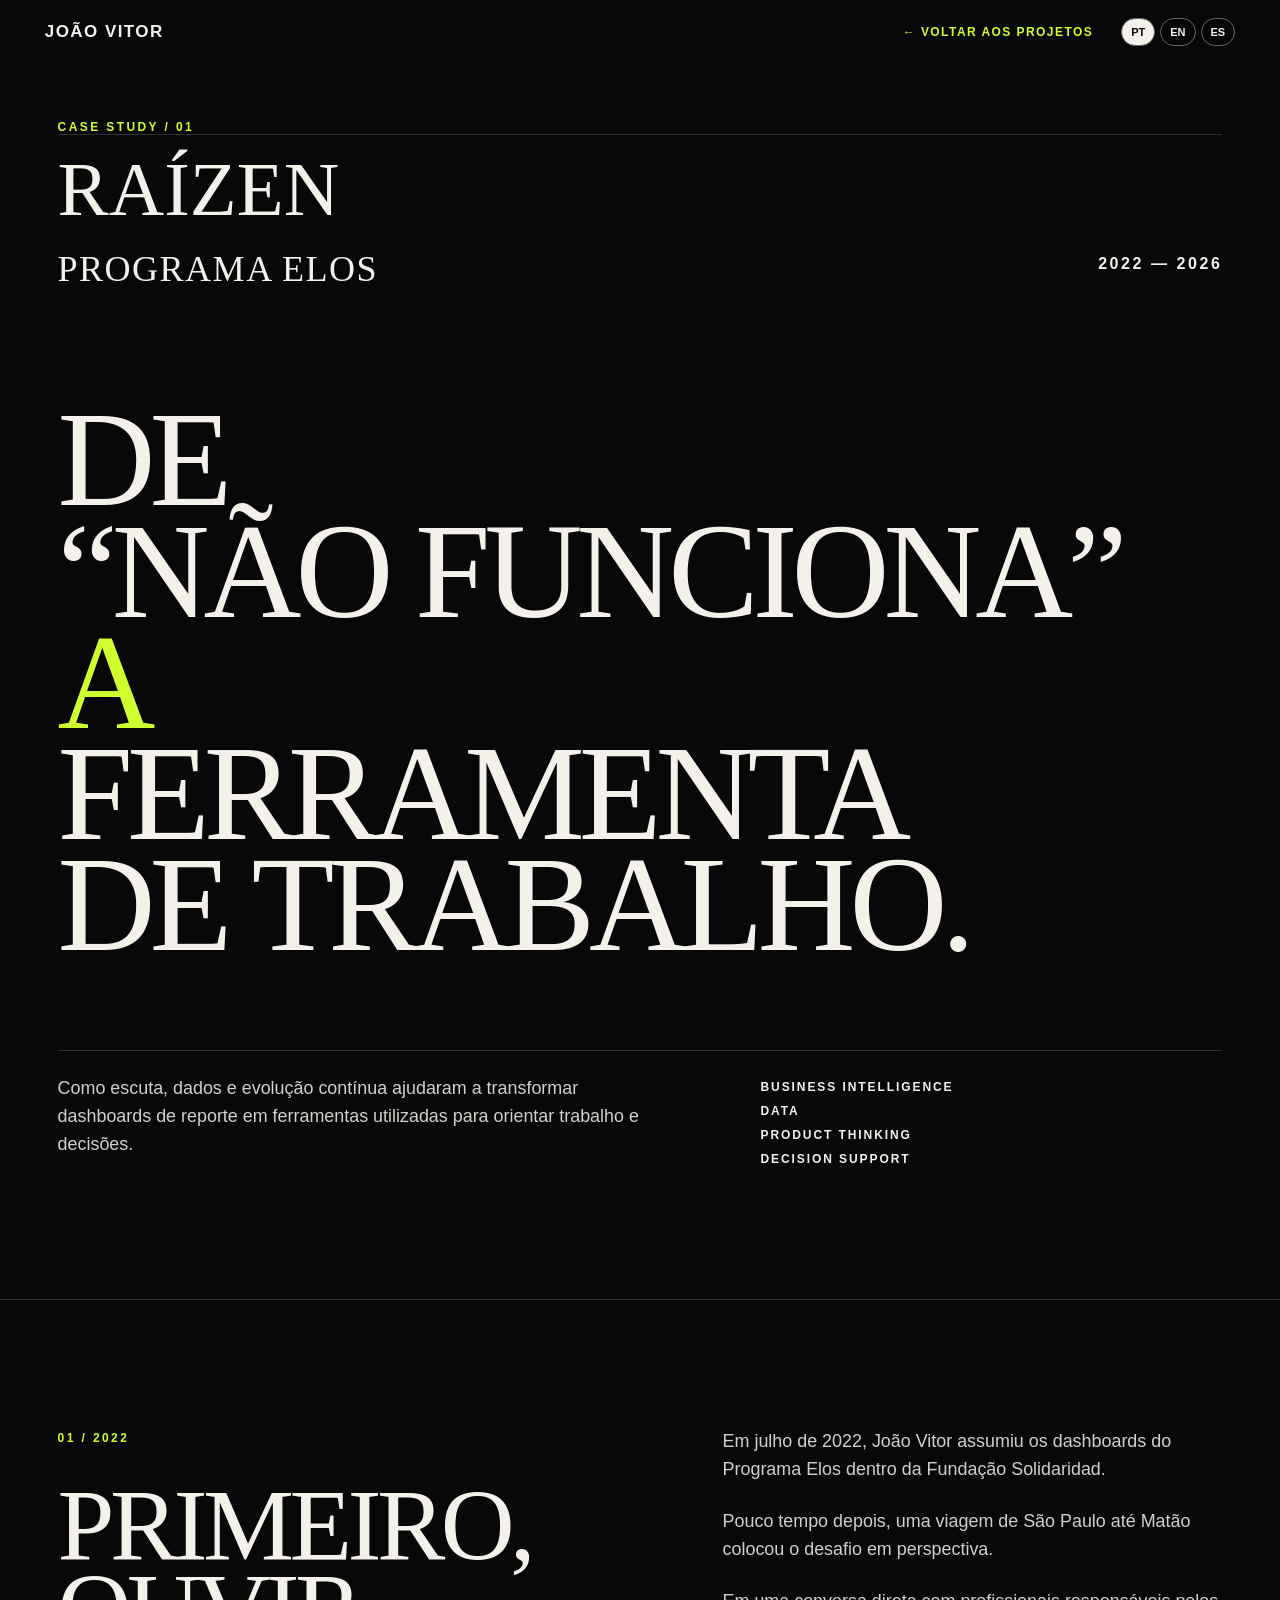
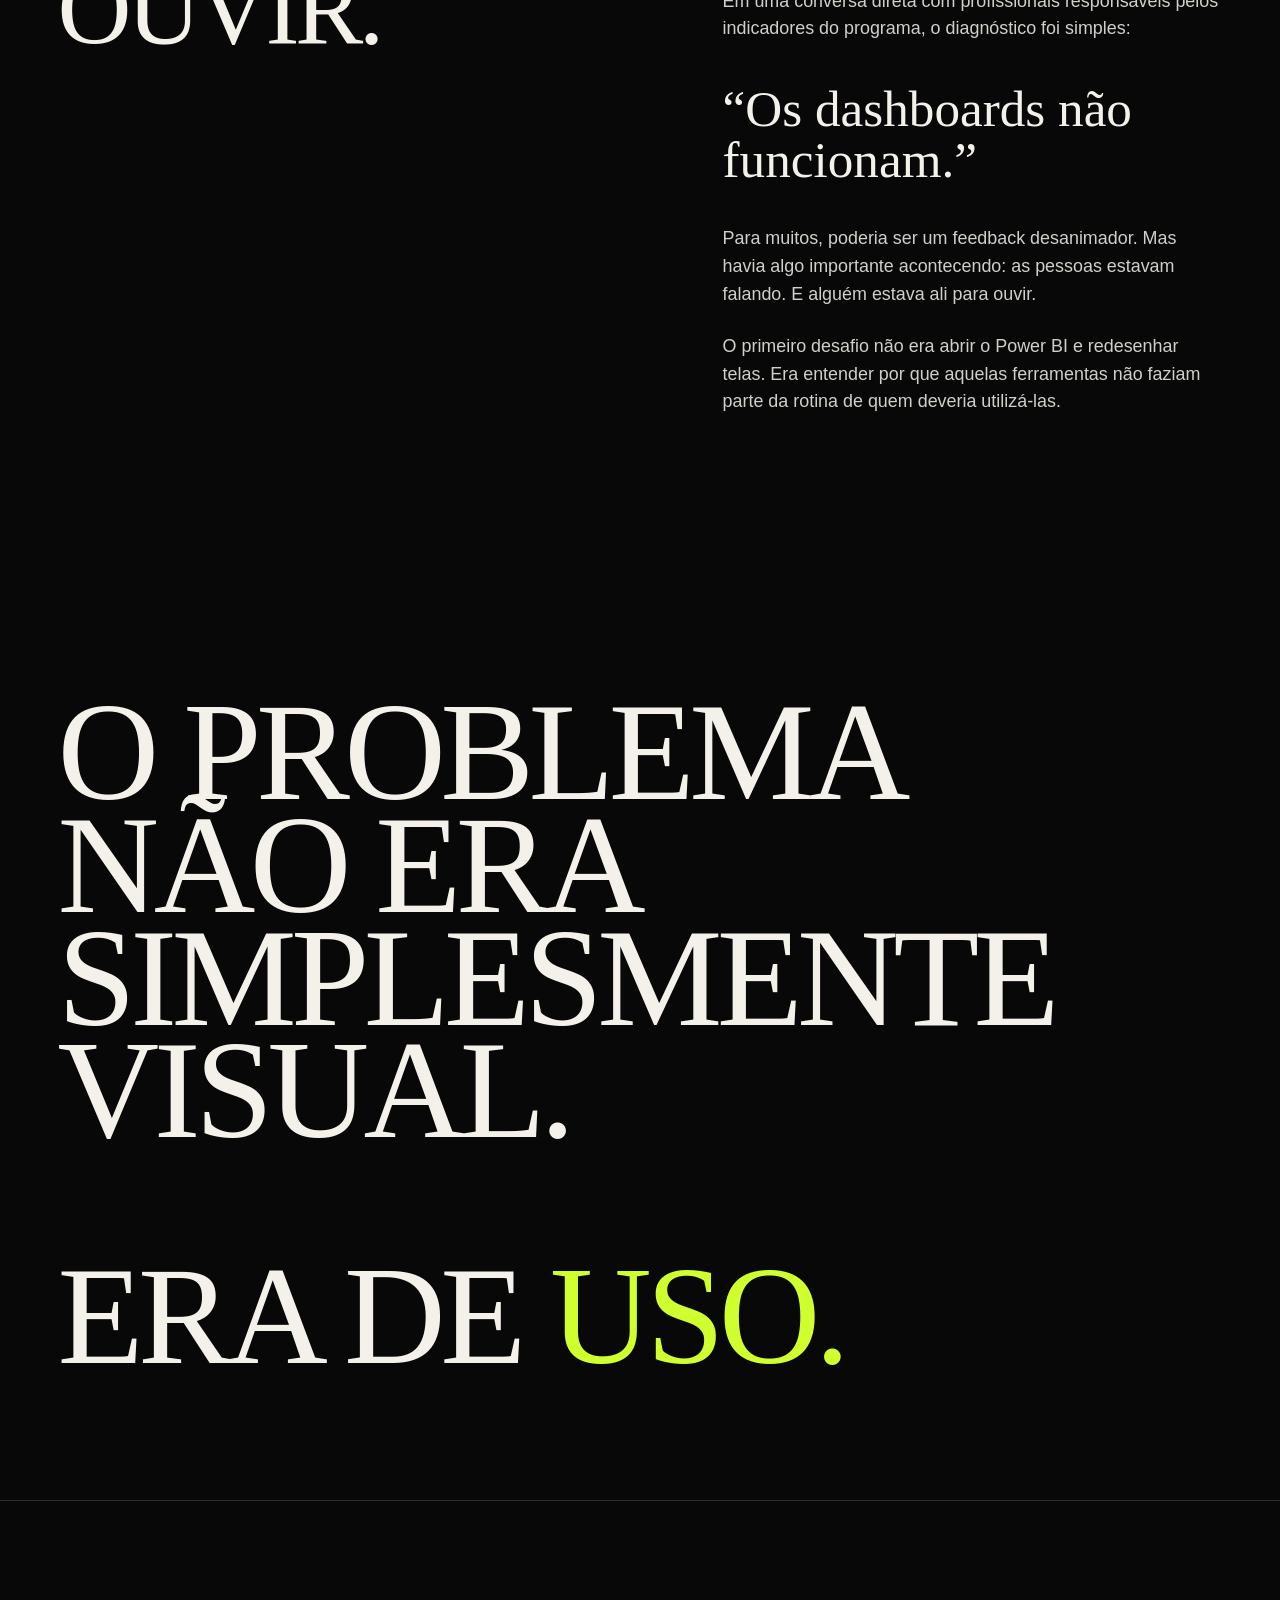
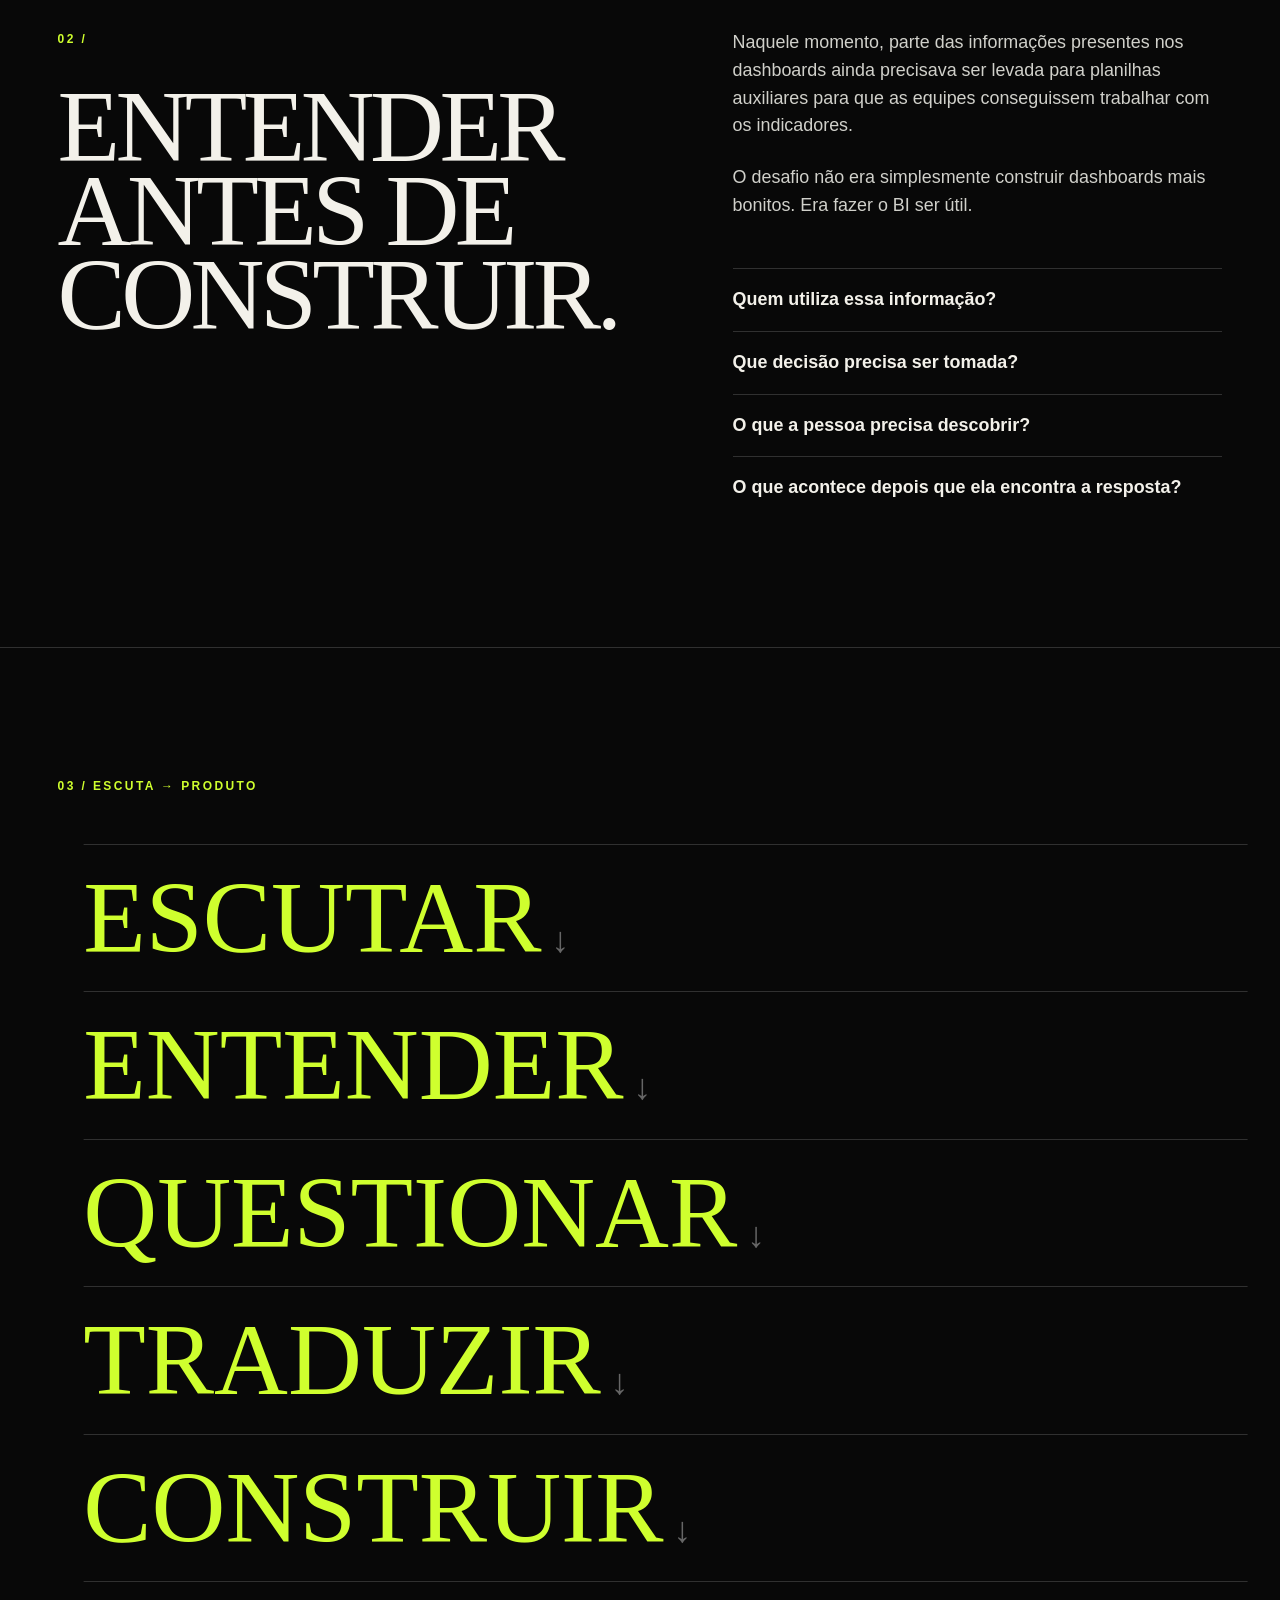
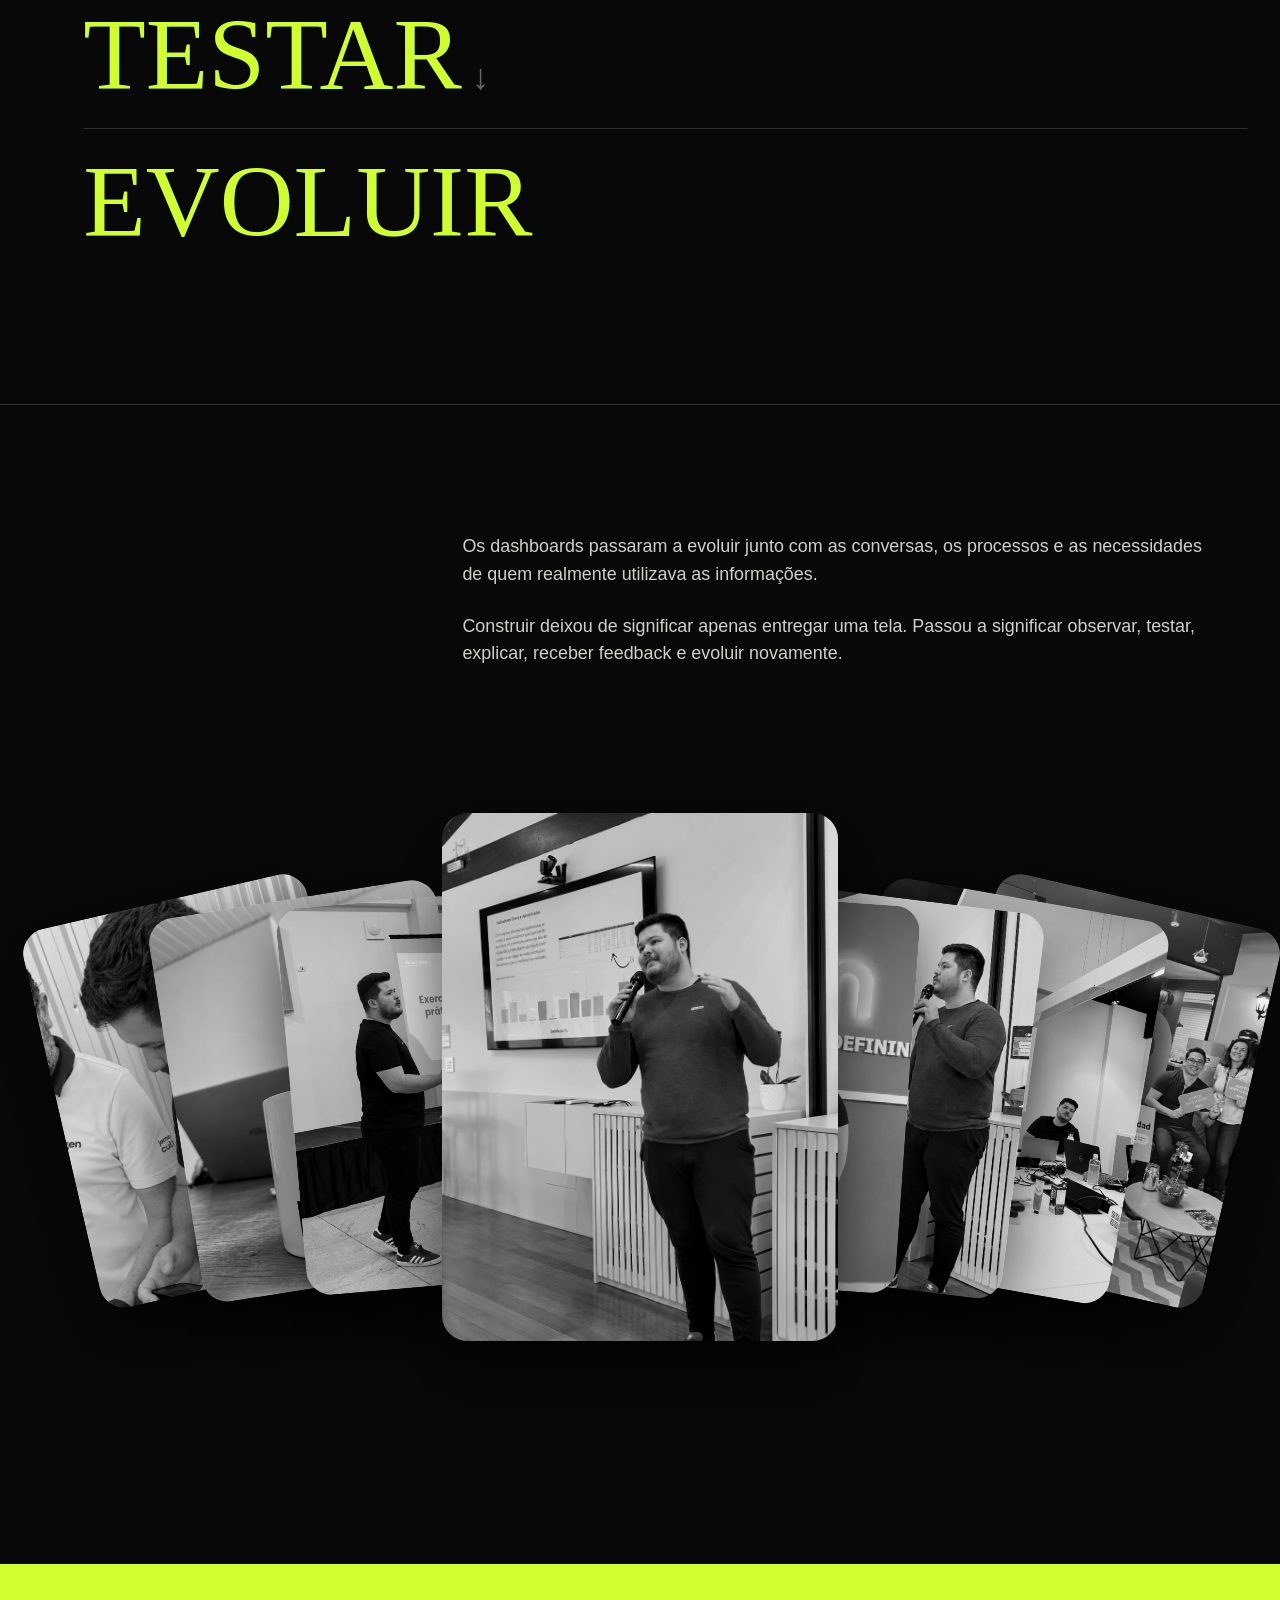
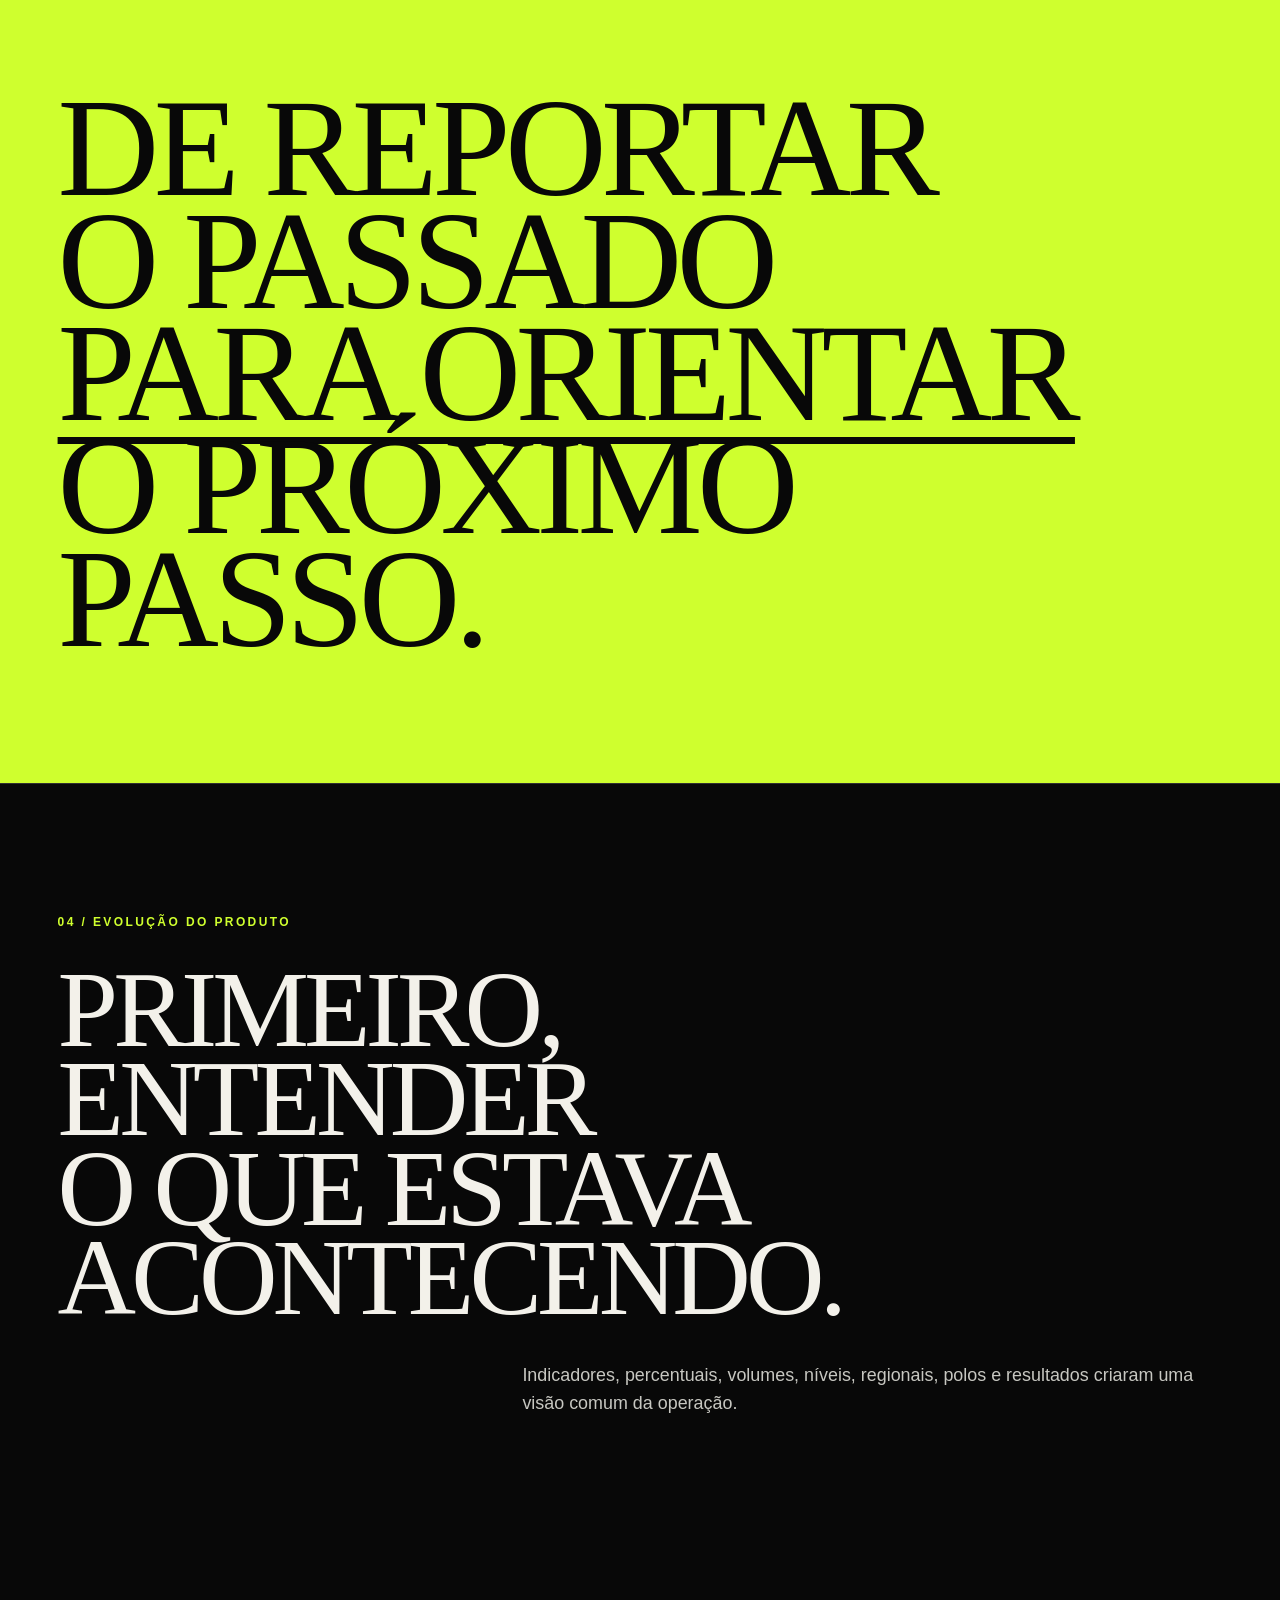
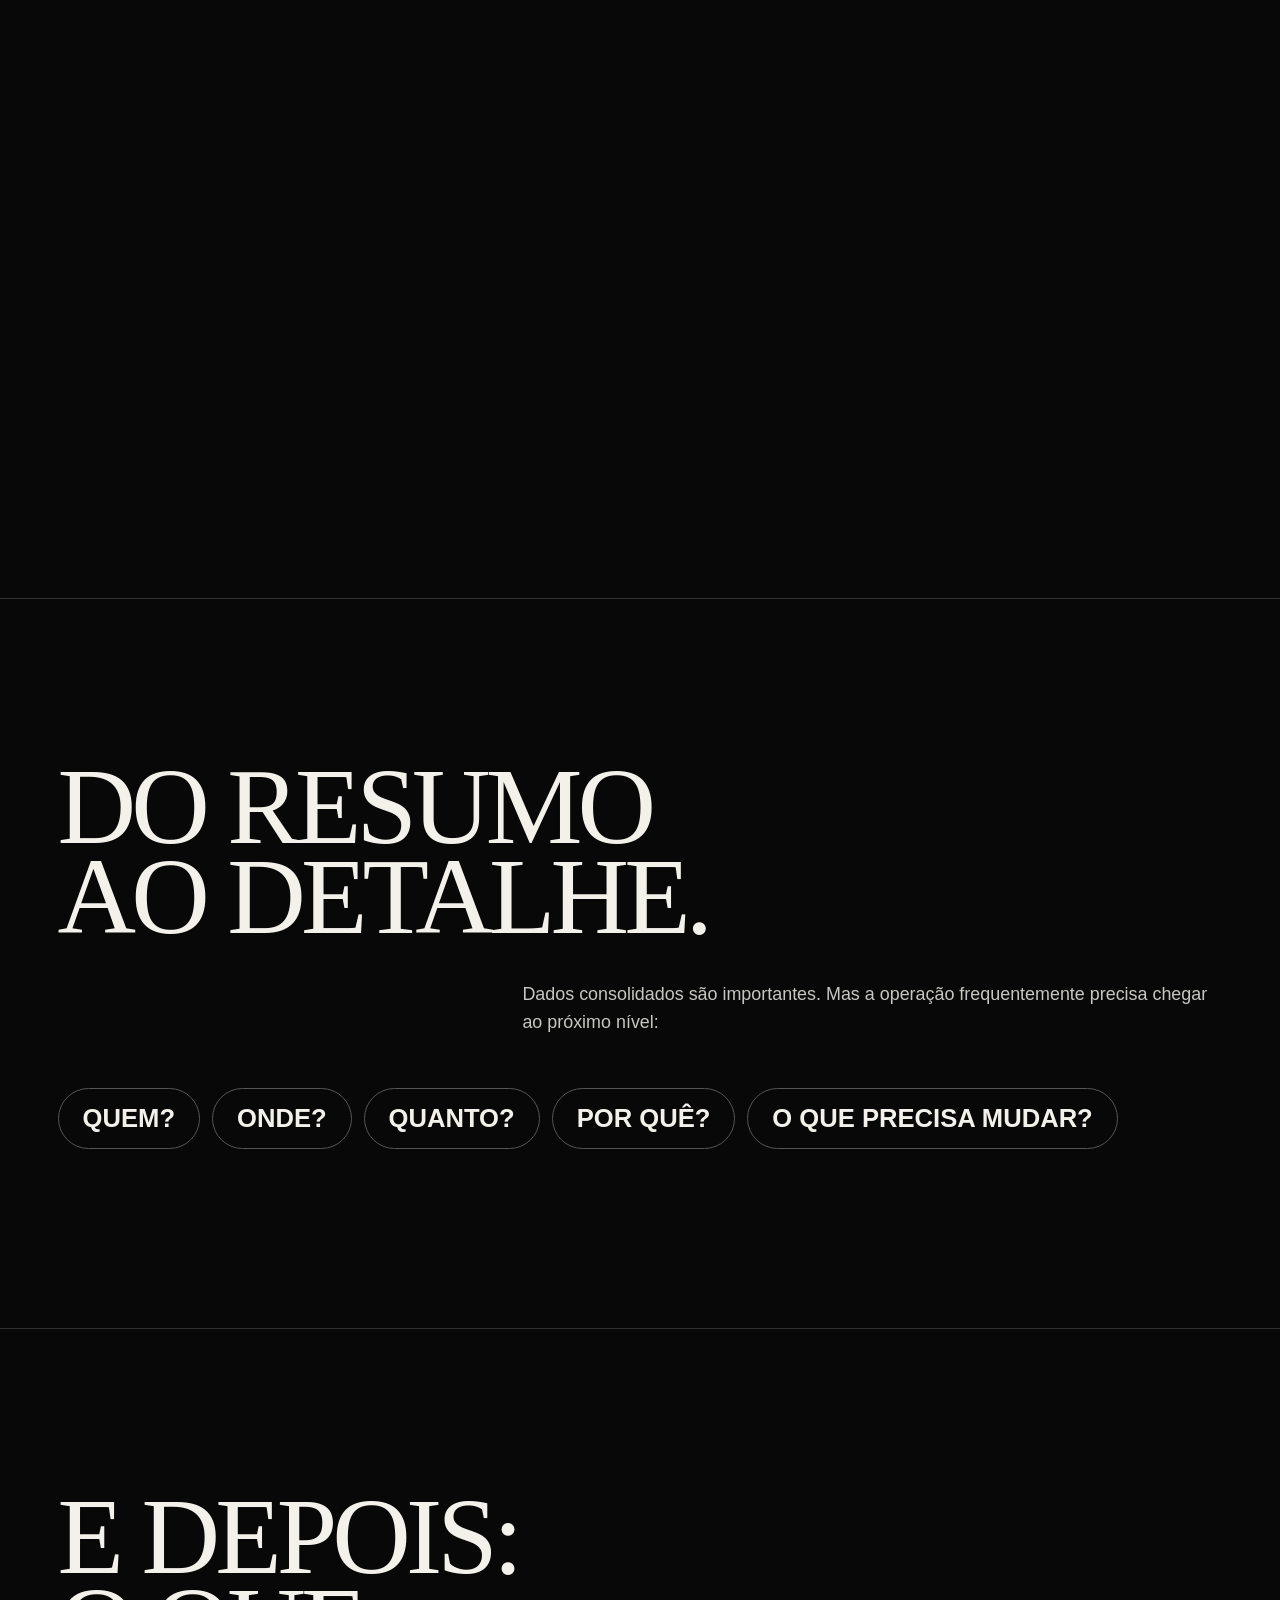
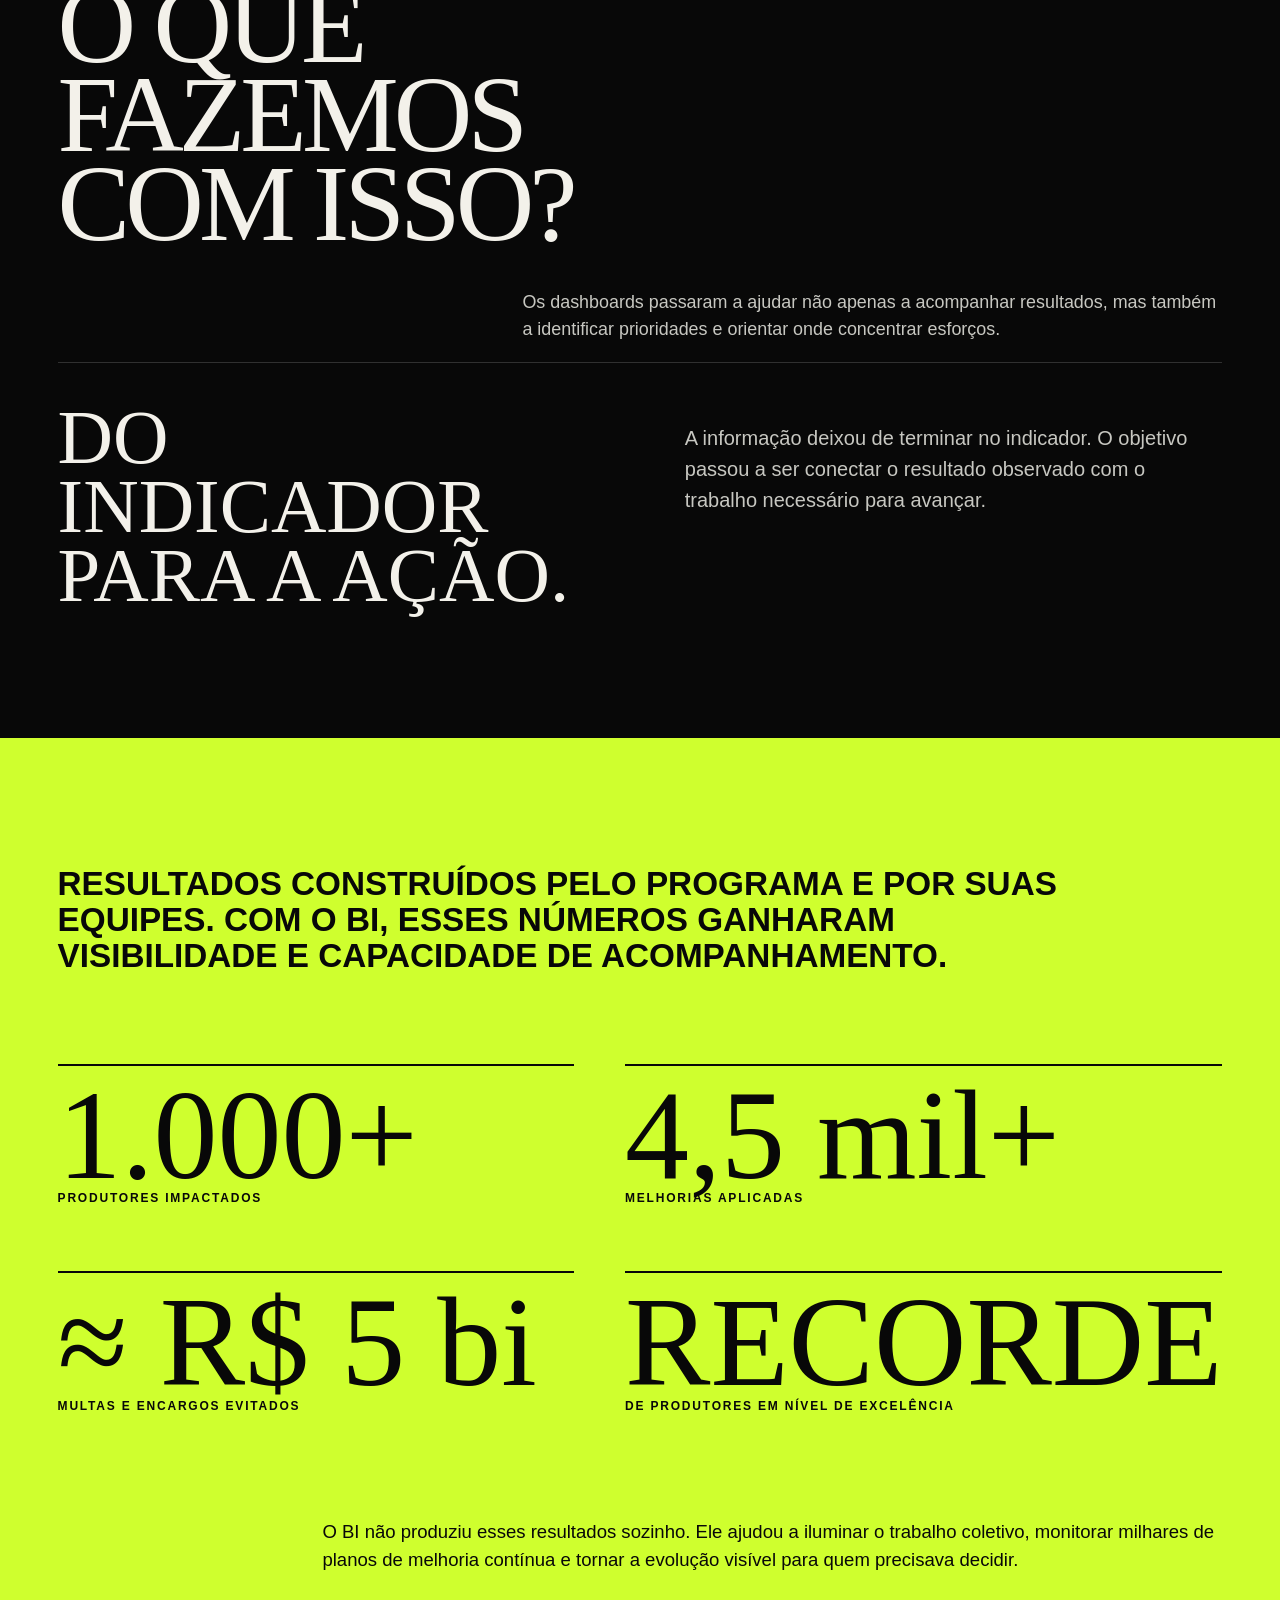
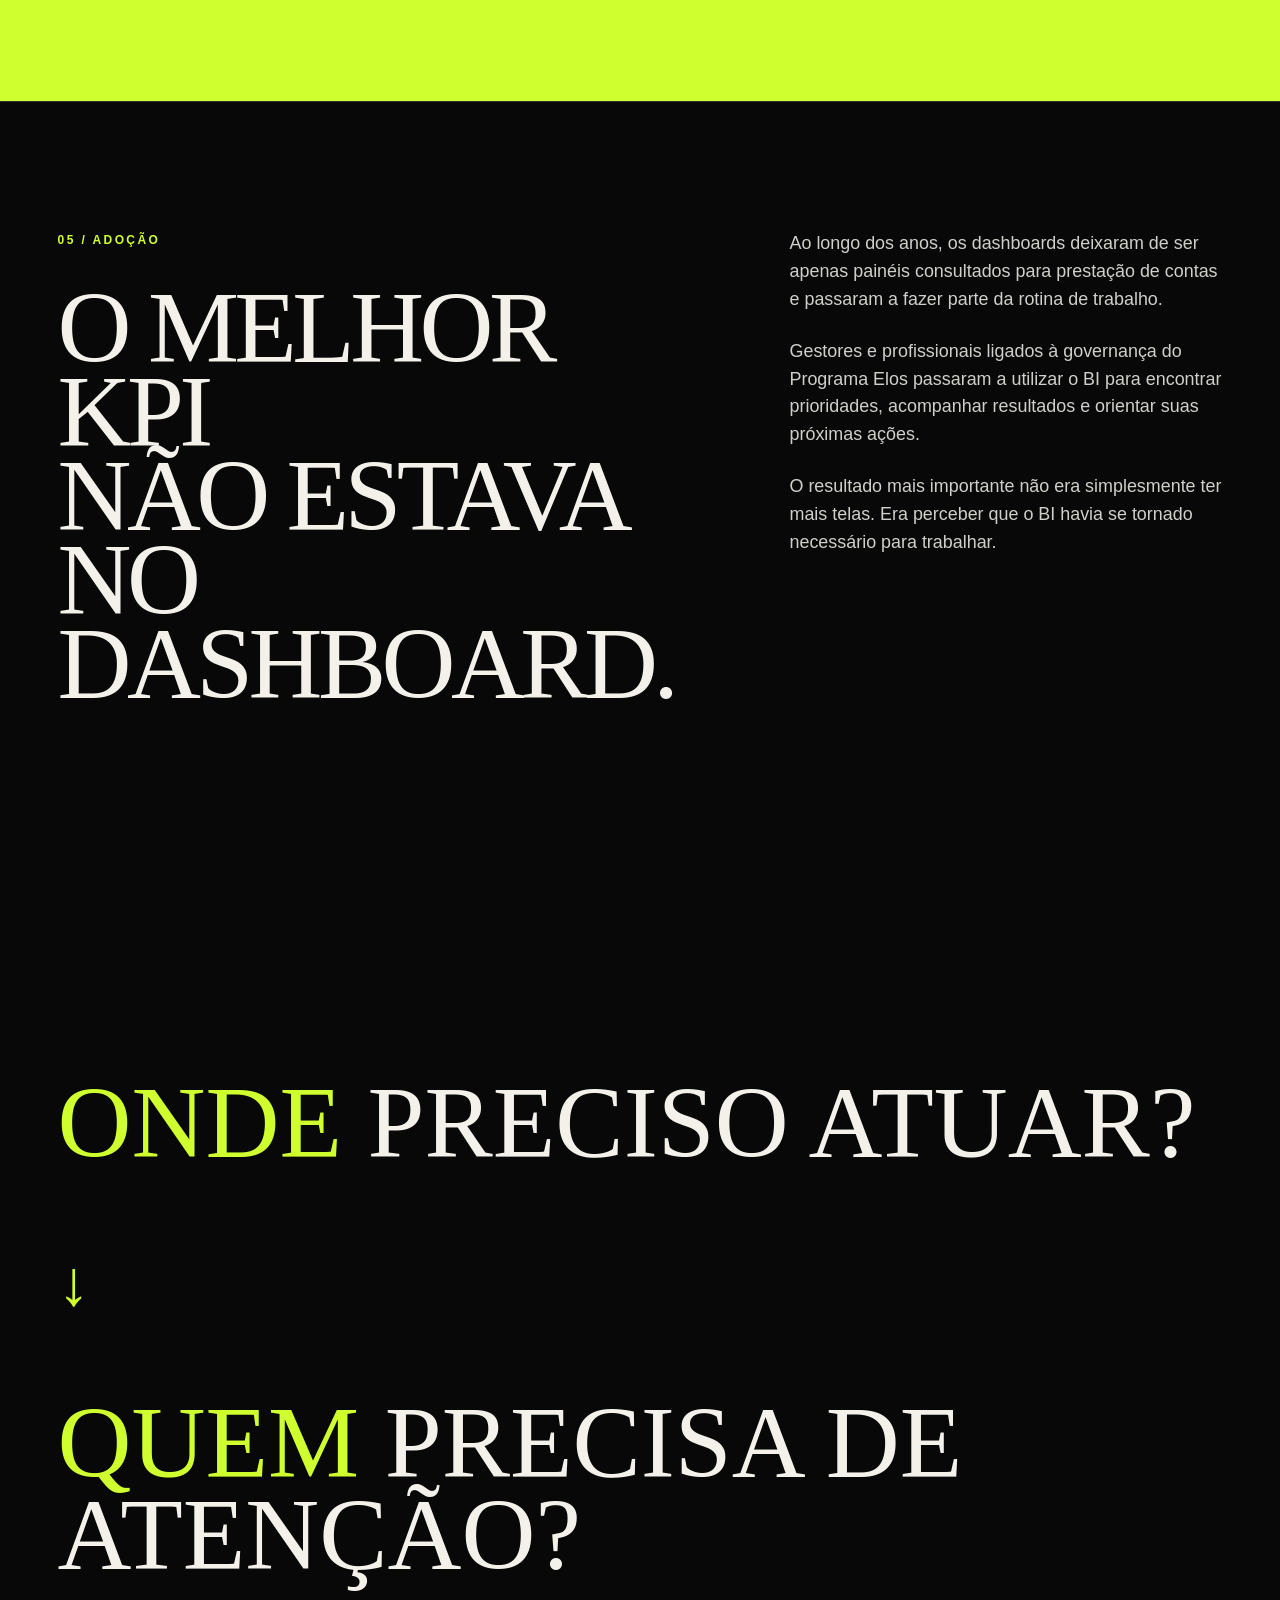
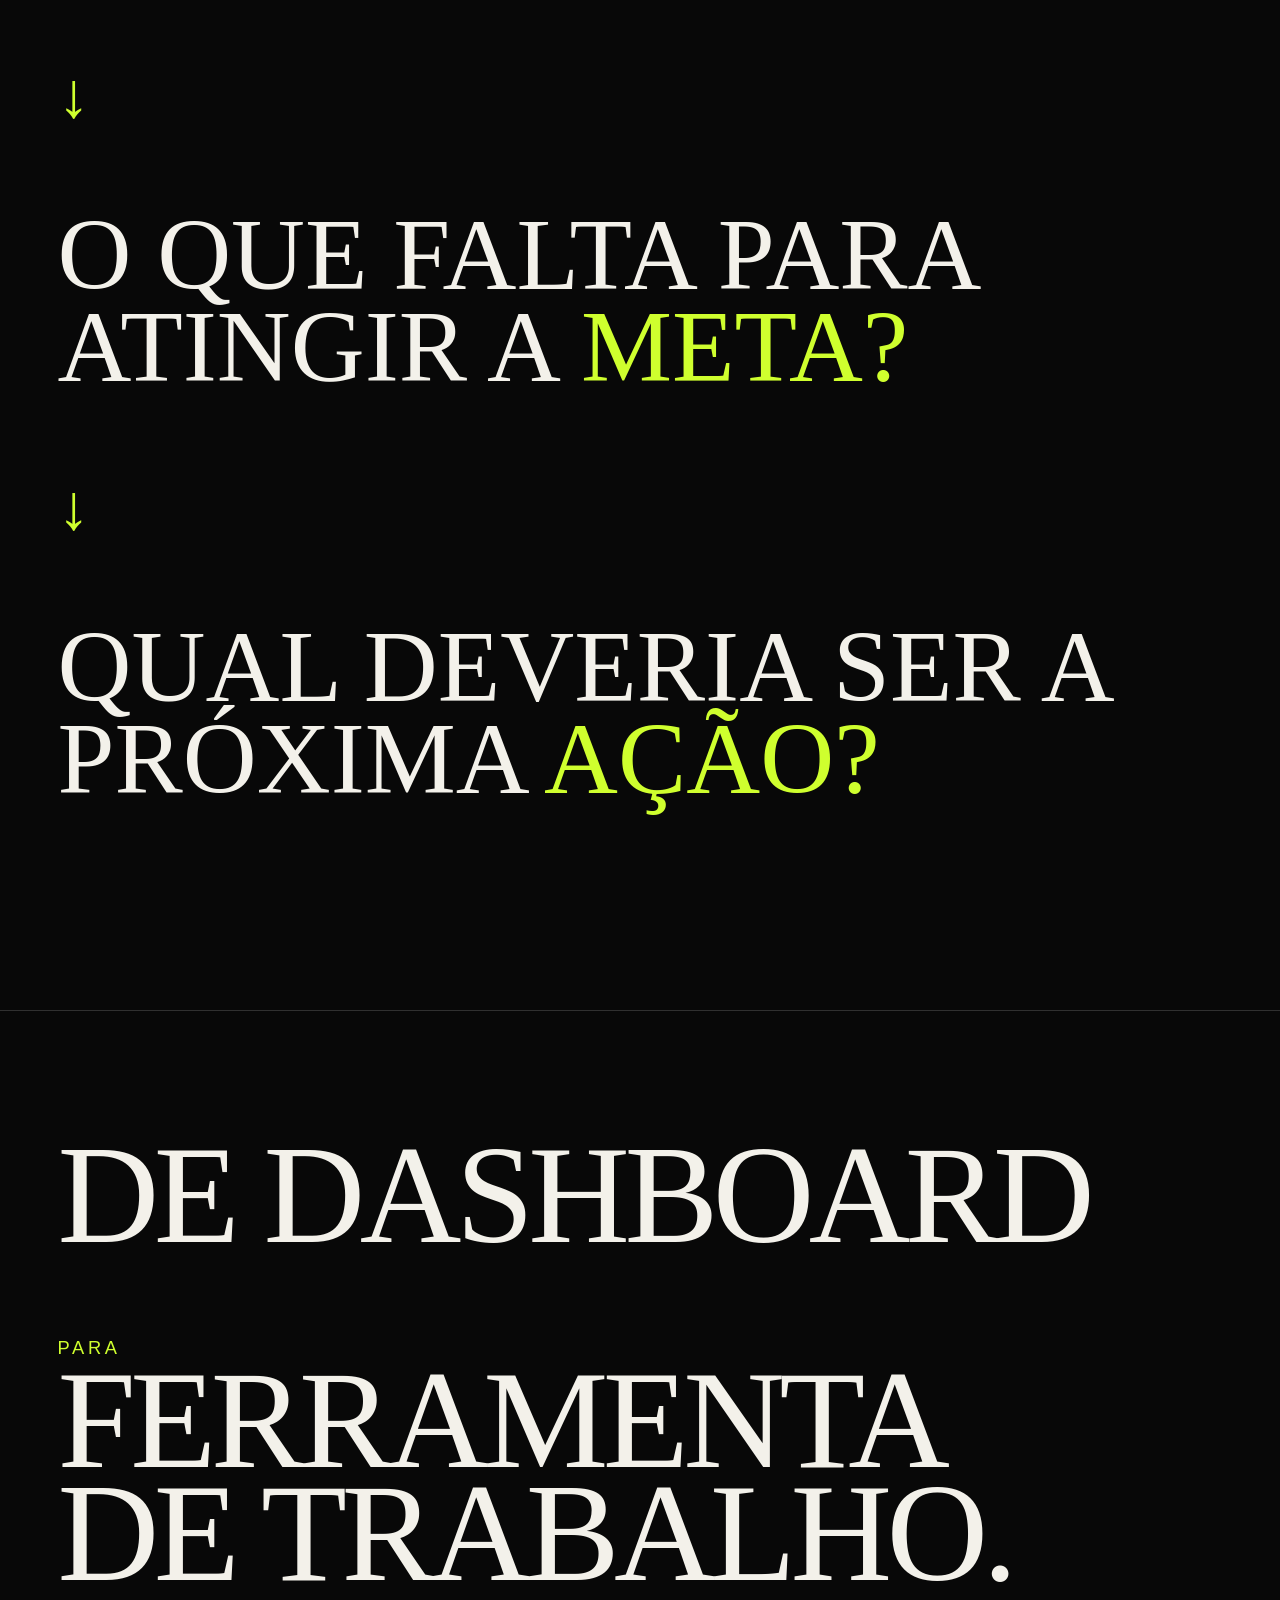
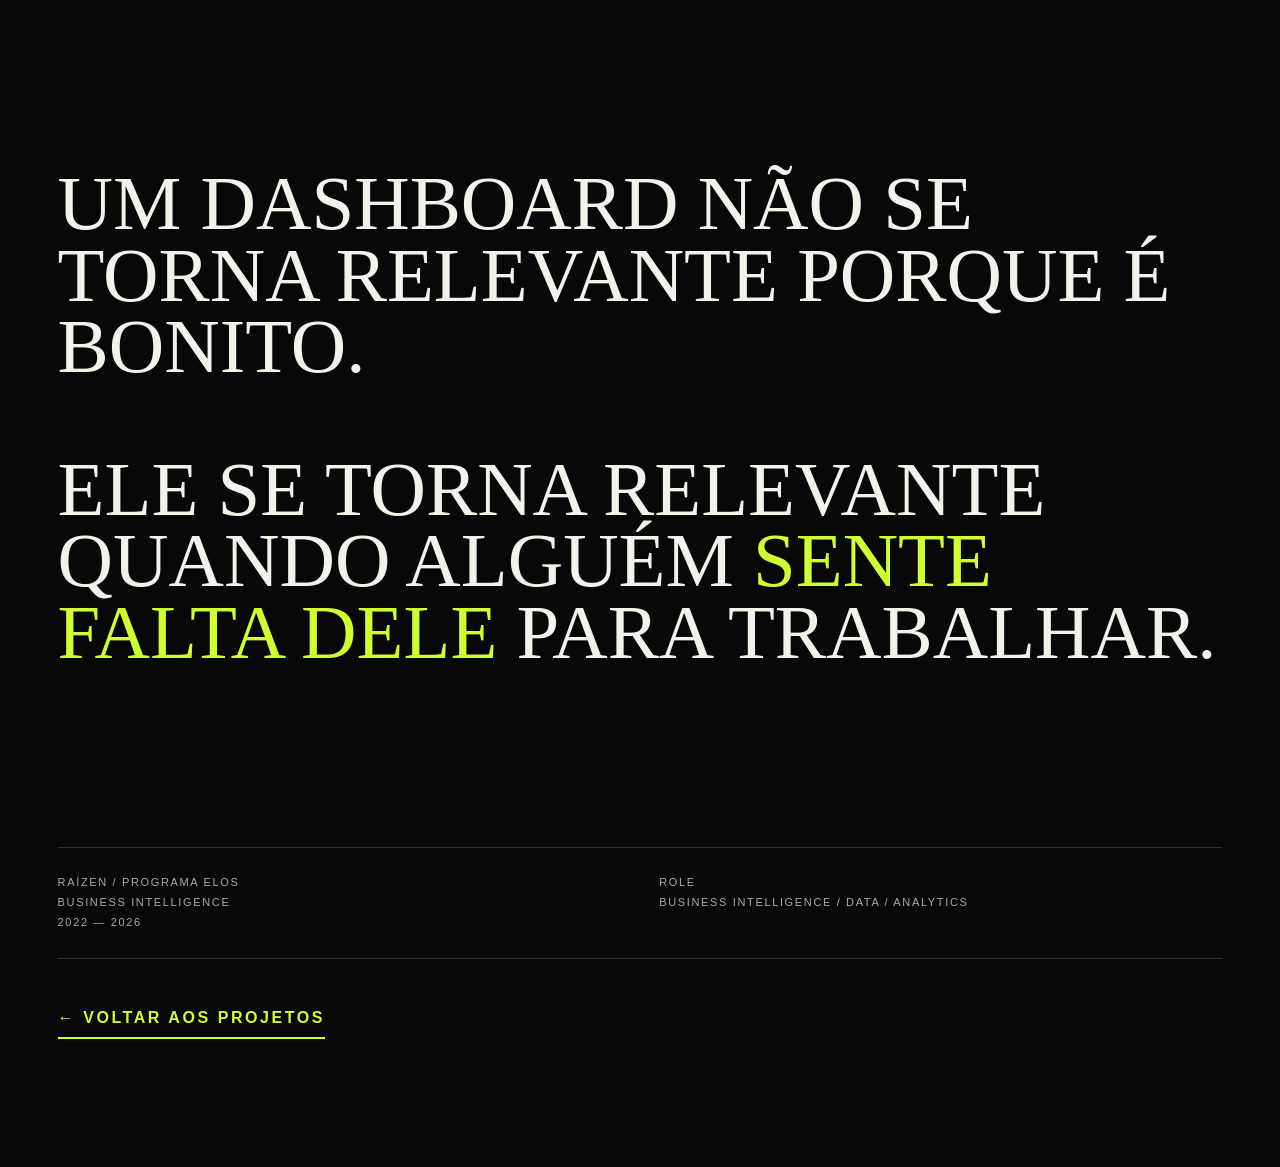
<file: cases/raizen-elos/index.html>
<!doctype html>
<html lang="pt-BR"><head>
<meta charset="utf-8"><meta name="viewport" content="width=device-width,initial-scale=1"><meta name="theme-color" content="#080808">
<meta name="description" content="Case Study do Programa ELOS: como escuta, dados e evolução contínua transformaram dashboards em ferramentas de trabalho.">
<title>Raízen / Programa ELOS — Case Study</title>
<link rel="icon" type="image/svg+xml" href="../../assets/favicon.svg"><link rel="canonical" href="https://joaogoncalves-collab.github.io/LandingPage/cases/raizen-elos/">
<meta property="og:type" content="article"><meta property="og:title" content="Raízen / Programa ELOS — Case Study"><meta property="og:image" content="https://joaogoncalves-collab.github.io/LandingPage/assets/cases/raizen-elos/presentation-mic-front-retouched.webp">
<link rel="preload" as="image" href="../../assets/cases/raizen-elos/presentation-mic-front-retouched.webp"><link rel="stylesheet" href="case.css"><script defer src="case.js"></script>
</head><body>
<a class="skip" href="#story" data-i18n="skip">Pular para o case</a>
<nav class="case-nav"><a class="brand" href="../../#work">JOÃO VITOR</a><a class="back" href="../../#work" data-i18n="back">← VOLTAR AOS PROJETOS</a><div class="langs" aria-label="Idioma"><button data-lang="pt">PT</button><button data-lang="en">EN</button><button data-lang="es">ES</button></div></nav>
<main id="story">
 <header class="case-hero section"><div class="wrap"><div class="kicker">CASE STUDY / 01</div><div class="hero-meta"><h1>RAÍZEN<br><span>PROGRAMA ELOS</span></h1><p>2022 — 2026</p></div><h2 data-i18n="heroTitle">DE<br>“NÃO FUNCIONA”<br><i>A</i><br>FERRAMENTA<br>DE TRABALHO.</h2><div class="hero-foot"><p data-i18n="heroDesc">Como escuta, dados e evolução contínua ajudaram a transformar dashboards de reporte em ferramentas utilizadas para orientar trabalho e decisões.</p><ul><li>BUSINESS INTELLIGENCE</li><li>DATA</li><li>PRODUCT THINKING</li><li>DECISION SUPPORT</li></ul></div></div></header>

 <section class="chapter section reveal"><div class="wrap split"><div><span class="num">01 / 2022</span><h2 data-i18n="listenTitle">PRIMEIRO,<br>OUVIR.</h2></div><div class="copy" data-i18n="listenCopy"><p>Em julho de 2022, João Vitor assumiu os dashboards do Programa Elos dentro da Fundação Solidaridad.</p><p>Pouco tempo depois, uma viagem de São Paulo até Matão colocou o desafio em perspectiva.</p><p>Em uma conversa direta com profissionais responsáveis pelos indicadores do programa, o diagnóstico foi simples:</p><blockquote>“Os dashboards não funcionam.”</blockquote><p>Para muitos, poderia ser um feedback desanimador. Mas havia algo importante acontecendo: as pessoas estavam falando. E alguém estava ali para ouvir.</p><p>O primeiro desafio não era abrir o Power BI e redesenhar telas. Era entender por que aquelas ferramentas não faziam parte da rotina de quem deveria utilizá-las.</p></div></div></section>
 <section class="statement section"><div class="wrap"><p data-i18n="useStatement">O PROBLEMA<br>NÃO ERA<br>SIMPLESMENTE<br>VISUAL.<br><br>ERA DE <em>USO.</em></p></div></section>

 <section class="chapter section reveal"><div class="wrap split"><div><span class="num">02 /</span><h2 data-i18n="understandTitle">ENTENDER<br>ANTES DE<br>CONSTRUIR.</h2></div><div class="copy" data-i18n="understandCopy"><p>Naquele momento, parte das informações presentes nos dashboards ainda precisava ser levada para planilhas auxiliares para que as equipes conseguissem trabalhar com os indicadores.</p><p>O desafio não era simplesmente construir dashboards mais bonitos. Era fazer o BI ser útil.</p><ul class="questions"><li>Quem utiliza essa informação?</li><li>Que decisão precisa ser tomada?</li><li>O que a pessoa precisa descobrir?</li><li>O que acontece depois que ela encontra a resposta?</li></ul></div></div></section>

 <section class="process section"><div class="wrap"><span class="num" data-i18n="processLabel">03 / ESCUTA → PRODUTO</span><ol><li data-i18n="p1">ESCUTAR</li><li data-i18n="p2">ENTENDER</li><li data-i18n="p3">QUESTIONAR</li><li data-i18n="p4">TRADUZIR</li><li data-i18n="p5">CONSTRUIR</li><li data-i18n="p6">TESTAR</li><li data-i18n="p7">EVOLUIR</li></ol></div></section>

 <section class="workshops section"><div class="wrap"><div class="workshop-copy copy reveal" data-i18n="workshopCopy"><p>Os dashboards passaram a evoluir junto com as conversas, os processos e as necessidades de quem realmente utilizava as informações.</p><p>Construir deixou de significar apenas entregar uma tela. Passou a significar observar, testar, explicar, receber feedback e evoluir novamente.</p></div> <div class="fan-shell photo-fan reveal" aria-label="Registros do trabalho coletivo"><img src="../../assets/cases/raizen-elos/field-visit-retouched.webp" loading="lazy" alt="Visita de campo com a equipe Raízen"><img src="../../assets/cases/raizen-elos/working-retouched.webp" loading="lazy" alt="João trabalhando durante o projeto"><img src="../../assets/cases/raizen-elos/practical-exercises-retouched.webp" loading="lazy" alt="Exercícios práticos com usuários"><img src="../../assets/cases/raizen-elos/presentation-mic-front-retouched.webp" alt="João apresentando os resultados do projeto"><img src="../../assets/cases/raizen-elos/team-raizen-retouched.webp" loading="lazy" alt="Equipe do projeto na Raízen"><img src="../../assets/cases/raizen-elos/presentation-mic-side-retouched.webp" loading="lazy" alt="Apresentação sobre dados e automação"><img src="../../assets/cases/raizen-elos/eleva-workshop-retouched.webp" loading="lazy" alt="Workshop do Programa ELOS"><img src="../../assets/cases/raizen-elos/team-pulse-retouched.webp" loading="lazy" alt="Equipe reunida no Programa ELOS"></div></div></section>

 <section class="transition section"><div class="wrap"><p data-i18n="transition">DE REPORTAR<br>O PASSADO<br><span>PARA ORIENTAR</span><br>O PRÓXIMO PASSO.</p></div></section>

 <section class="dash-chapter section"><div class="wrap"><span class="num" data-i18n="evolutionLabel">04 / EVOLUÇÃO DO PRODUTO</span><h2 data-i18n="reportTitle">PRIMEIRO,<br>ENTENDER<br>O QUE ESTAVA<br>ACONTECENDO.</h2><p class="dash-copy" data-i18n="reportCopy">Indicadores, percentuais, volumes, níveis, regionais, polos e resultados criaram uma visão comum da operação.</p><div class="fan-shell bi-fan reveal" aria-label="Telas completas do BI ELOS com dados pessoais desfocados"><img src="../../assets/cases/raizen-elos/elos-full-action.webp" loading="lazy" alt="Tela completa de prioridades"><img src="../../assets/cases/raizen-elos/elos-full-guidance.webp" loading="lazy" alt="Tela completa de orientação para subida de nível"><img src="../../assets/cases/raizen-elos/elos-full-detail.webp" loading="lazy" alt="Tela completa de detalhamento, com dados sensíveis desfocados"><img src="../../assets/cases/raizen-elos/elos-full-overview.webp" loading="lazy" alt="Tela completa de visão geral, com dados sensíveis desfocados"><img src="../../assets/cases/raizen-elos/elos-full-reduction-table.webp" loading="lazy" alt="Tela completa de redução em tabela, com dados sensíveis desfocados"><img src="../../assets/cases/raizen-elos/elos-full-reduction-chart.webp" loading="lazy" alt="Tela completa de redução em gráficos, com dados sensíveis desfocados"></div></div></section>

 <section class="dash-chapter section"><div class="wrap"><h2 data-i18n="detailTitle">DO RESUMO<br>AO DETALHE.</h2><p class="dash-copy" data-i18n="detailCopy">Dados consolidados são importantes. Mas a operação frequentemente precisa chegar ao próximo nível:</p><div class="big-questions"><span data-i18n="q1">QUEM?</span><span data-i18n="q2">ONDE?</span><span data-i18n="q3">QUANTO?</span><span data-i18n="q4">POR QUÊ?</span><span data-i18n="q5">O QUE PRECISA MUDAR?</span></div></div></section>

 <section class="dash-chapter section"><div class="wrap"><h2 data-i18n="actionTitle">E DEPOIS:<br>O QUE<br>FAZEMOS<br>COM ISSO?</h2><p class="dash-copy" data-i18n="actionCopy">Os dashboards passaram a ajudar não apenas a acompanhar resultados, mas também a identificar prioridades e orientar onde concentrar esforços.</p><div class="action-note"><h3 data-i18n="indicatorTitle">DO INDICADOR<br>PARA A AÇÃO.</h3><p data-i18n="indicatorCopy">A informação deixou de terminar no indicador. O objetivo passou a ser conectar o resultado observado com o trabalho necessário para avançar.</p></div></div></section>

 <section class="scale section"><div class="wrap"><p class="impact-intro" data-i18n="impactIntro">RESULTADOS CONSTRUÍDOS PELO PROGRAMA E POR SUAS EQUIPES. COM O BI, ESSES NÚMEROS GANHARAM VISIBILIDADE E CAPACIDADE DE ACOMPANHAMENTO.</p><div class="stats impact-stats"><div><b>1.000+</b><span data-i18n="producers">PRODUTORES IMPACTADOS</span></div><div><b>4,5 mil+</b><span data-i18n="improvements">MELHORIAS APLICADAS</span></div><div><b>≈ R$ 5 bi</b><span data-i18n="avoided">MULTAS E ENCARGOS EVITADOS</span></div><div><b data-i18n="excellenceValue">RECORDE</b><span data-i18n="excellence">DE PRODUTORES EM NÍVEL DE EXCELÊNCIA</span></div></div><p class="impact-note" data-i18n="impactNote">O BI não produziu esses resultados sozinho. Ele ajudou a iluminar o trabalho coletivo, monitorar milhares de planos de melhoria contínua e tornar a evolução visível para quem precisava decidir.</p></div></section>

 <section class="chapter section adoption"><div class="wrap split"><div><span class="num" data-i18n="adoptionLabel">05 / ADOÇÃO</span><h2 data-i18n="adoptionTitle">O MELHOR KPI<br>NÃO ESTAVA<br>NO DASHBOARD.</h2></div><div class="copy" data-i18n="adoptionCopy"><p>Ao longo dos anos, os dashboards deixaram de ser apenas painéis consultados para prestação de contas e passaram a fazer parte da rotina de trabalho.</p><p>Gestores e profissionais ligados à governança do Programa Elos passaram a utilizar o BI para encontrar prioridades, acompanhar resultados e orientar suas próximas ações.</p><p>O resultado mais importante não era simplesmente ter mais telas. Era perceber que o BI havia se tornado necessário para trabalhar.</p></div></div></section>

 <section class="business-questions section"><div class="wrap"><p><em data-i18n="where">ONDE</em> <span data-i18n="whereRest">PRECISO ATUAR?</span></p><i>↓</i><p><em data-i18n="who">QUEM</em> <span data-i18n="whoRest">PRECISA DE ATENÇÃO?</span></p><i>↓</i><p><span data-i18n="whatMissing">O QUE FALTA PARA ATINGIR A</span> <em data-i18n="goal">META?</em></p><i>↓</i><p><span data-i18n="next">QUAL DEVERIA SER A PRÓXIMA</span> <em data-i18n="actionWord">AÇÃO?</em></p></div></section>

 <section class="closing section"><div class="wrap"><p class="closing-first" data-i18n="closing1">DE DASHBOARD<br><small>PARA</small><br>FERRAMENTA<br>DE TRABALHO.</p><p class="closing-last" data-i18n="closing2">UM DASHBOARD NÃO SE TORNA RELEVANTE PORQUE É BONITO.<br><br>ELE SE TORNA RELEVANTE QUANDO ALGUÉM <em>SENTE FALTA DELE</em> PARA TRABALHAR.</p><div class="credits"><div>RAÍZEN / PROGRAMA ELOS<br>BUSINESS INTELLIGENCE<br>2022 — 2026</div><div>ROLE<br>BUSINESS INTELLIGENCE / DATA / ANALYTICS</div></div><a class="final-back" href="../../#work" data-i18n="back">← VOLTAR AOS PROJETOS</a></div></section>
</main>
</body></html>
</file>
<file: site.css>
@import url('https://fonts.googleapis.com/css2?family=Instrument+Serif&display=swap');
:root{--black:#080808;--off:#f3f1ea;--acid:#cfff2e;--gray:#8a8a8a;--dark:#171717;--line:#303030}*{box-sizing:border-box}html{scroll-behavior:smooth}body{margin:0;background:var(--black);color:var(--off);font-family:Arial,Helvetica,sans-serif;overflow-x:hidden}a{color:inherit;text-decoration:none}button{font:inherit}.skip{position:absolute;left:1rem;top:-5rem;z-index:100;padding:.8rem;background:var(--acid);color:#000}.skip:focus{top:1rem}:focus-visible{outline:2px solid var(--acid);outline-offset:5px}.wrap{width:min(100% - 8vw,1660px);margin-inline:auto}.section{padding:clamp(90px,11vw,180px) 0}.eyebrow{color:var(--acid);font-size:clamp(11px,.85vw,14px);font-weight:900;letter-spacing:.22em;text-transform:uppercase}.nav{position:fixed;z-index:100;top:0;left:0;right:0;display:flex;justify-content:space-between;align-items:center;padding:18px 3.5vw;background:linear-gradient(#080808ea,#08080800);font-weight:900;letter-spacing:.08em}.brand{font-size:21px}.nav-side,.nav-links,.langs{display:flex;align-items:center}.nav-side{gap:28px}.nav-links{gap:30px}.nav-links a{font-size:13px}.nav a:hover{color:var(--acid)}.langs{gap:5px}.langs button{border:1px solid #777;border-radius:99px;background:transparent;color:var(--off);font-size:12px;font-weight:800;padding:8px 10px;cursor:pointer}.langs button.active{background:var(--off);color:var(--black);border-color:var(--off)}.hero{min-height:100svh;position:relative;overflow:hidden;display:flex;align-items:center}.hero-circle{position:absolute;width:min(48vw,850px);aspect-ratio:1;border-radius:50%;background:var(--acid);right:-3vw;bottom:-13vw;animation:circle-in 1.1s both}.hero-photo{position:absolute;z-index:1;right:0;bottom:0;width:49vw;height:94%;display:flex;align-items:end;justify-content:center;animation:portrait-in 1.2s .15s both}.hero-photo img{height:100%;max-width:100%;object-fit:contain;object-position:bottom;filter:grayscale(1) contrast(1.05)}.hero-content{z-index:2;width:100%;padding:105px 3.5vw 6vh;pointer-events:none}.hero-content a{pointer-events:auto}.hero h1{font-size:clamp(4.5rem,10.3vw,12.7rem);line-height:.79;letter-spacing:-.078em;margin:28px 0 32px;font-weight:900;animation:copy-in .8s both}.hero h1 span{display:block;white-space:nowrap}.hero-desc{font-size:clamp(18px,1.55vw,28px);line-height:1.36;max-width:860px;color:#d8d8d3;animation:copy-in .8s .3s both}.hero .eyebrow{animation:copy-in .8s .25s both}.explore{display:inline-block;margin-top:5vh;padding-bottom:12px;border-bottom:2px solid var(--acid);font-size:15px;letter-spacing:.18em;animation:copy-in .8s .45s both}@keyframes circle-in{from{transform:scale(.76);opacity:0}to{transform:scale(1);opacity:1}}@keyframes portrait-in{from{transform:translateY(55px);opacity:0}to{transform:translateY(0);opacity:1}}@keyframes copy-in{from{transform:translateY(22px);opacity:0}to{transform:none;opacity:1}}.ticker{border-block:1px solid var(--line);overflow:hidden;padding:17px 0;background:#101010}.ticker div{white-space:nowrap;width:max-content;font-size:16px;letter-spacing:.15em;font-weight:900;animation:marquee 35s linear infinite}.ticker b{color:var(--acid);margin:0 24px}@keyframes marquee{to{transform:translateX(-50%)}}.section-intro{display:grid;grid-template-columns:1fr 3fr;gap:4vw;align-items:start;margin-bottom:clamp(65px,9vw,150px)}.section-intro h2{grid-column:2;margin:0;font-size:clamp(4rem,9.7vw,11.5rem);line-height:.8;letter-spacing:-.075em;text-transform:uppercase}.section-intro p{grid-column:2;max-width:720px;margin:0;color:#b9b9b4;font-size:clamp(17px,1.45vw,24px);line-height:1.45}.case{min-height:90svh;border-top:1px solid var(--line);padding:42px 0 7vw;position:relative}.case-top{display:flex;justify-content:space-between;gap:6vw;align-items:end}.case-no{color:var(--acid);font-size:clamp(23px,3vw,42px);font-weight:900}.case h3{margin:10px 0 0;font-size:clamp(3.5rem,7vw,9rem);line-height:.82;letter-spacing:-.07em;text-transform:uppercase}.case h3 em{font-style:normal;font-size:.56em;letter-spacing:-.055em}.case-top p{max-width:310px;color:#aaa;font-size:17px;line-height:1.5}.case-visual{height:clamp(360px,56vw,790px);position:relative;display:flex;align-items:center;justify-content:center;margin:2vw 0 0;isolation:isolate}.case-visual .orb,.screen-stage .orb{position:absolute;z-index:-1;background:var(--acid);border-radius:50%;width:62%;aspect-ratio:1;right:1%;top:1%;transition:transform .7s ease}.case-visual.left .orb{left:0;right:auto;top:8%;width:54%}.case-visual img{width:min(88%,1300px);max-height:86%;object-fit:contain;box-shadow:0 28px 75px #000a;transform:rotate(-1.3deg);filter:grayscale(1);transition:transform .7s ease,filter .7s ease}.case-visual.left img{transform:rotate(1.2deg)}.case-visual:hover img{transform:rotate(0) scale(1.025);filter:grayscale(0) brightness(1.06)}.case-visual:hover .orb{transform:translate(18px,-10px)}.case-bottom{display:flex;justify-content:space-between;border-top:1px solid var(--line);padding-top:17px;font-size:12px;font-weight:800;letter-spacing:.14em}.more-work{display:flex;justify-content:space-between;gap:30px;border-top:1px solid var(--line);padding:35px 0;font-size:15px;letter-spacing:.1em}.more-work span{color:var(--acid)}.latam{border-block:1px solid var(--line)}.map-layout{display:grid;grid-template-columns:minmax(0,1.5fr) minmax(300px,.8fr);gap:5vw}.map-area{position:relative;min-height:700px;border-top:1px solid var(--line);overflow:hidden}.map-head{display:flex;justify-content:space-between;padding:15px 0;color:var(--gray);font-size:11px;letter-spacing:.2em}.map-area svg{display:block;width:100%;height:650px;overflow:visible}.map-area svg [data-country]{fill:#2a2a2a;cursor:pointer;transition:fill .2s,stroke .2s}.map-area svg [data-country]:hover,.map-area svg [data-country].active,.map-area svg [data-country]:focus-visible{fill:var(--acid);stroke:var(--off);outline:none}.map-tooltip{position:absolute;z-index:5;pointer-events:none;background:var(--acid);color:#080808;padding:8px 11px;font-size:11px;font-weight:900;letter-spacing:.08em;display:none}.country-panel{border-top:1px solid var(--acid);padding:22px 0 0;min-height:700px;display:flex;flex-direction:column}.country-panel h3{font-size:clamp(3.8rem,6vw,7.5rem);line-height:.84;letter-spacing:-.07em;margin:24px 0 10px}.country-panel>p{font-size:12px;letter-spacing:.14em;color:var(--gray)}.country-panel ul{list-style:none;padding:0;margin:25px 0 40px;border-top:1px solid var(--line)}.country-panel li{padding:17px 0;border-bottom:1px solid var(--line)}.country-panel li strong{display:block;font-size:20px;text-transform:uppercase}.country-panel li span{display:block;color:var(--gray);margin-top:5px;font-size:13px}.country-panel small{margin-top:auto;color:#777;line-height:1.5;font-size:11px;letter-spacing:.08em}.narrative{padding-bottom:0}.narrative p{font-size:clamp(3.5rem,9vw,11rem);line-height:.86;letter-spacing:-.075em;font-weight:900;margin:20vh 0;text-transform:uppercase}.narrative .accent{color:var(--acid)}.chapter{border-top:1px solid var(--line);padding:28px 0;color:var(--acid);letter-spacing:.2em;font-size:13px;font-weight:900}.central{padding-top:11vw}.central-gallery{display:grid;gap:10vw}.central-gallery figure{margin:0}.screen-stage{height:clamp(320px,51vw,760px);position:relative;display:flex;align-items:center;justify-content:center;isolation:isolate}.screen-stage .orb{width:50%;right:7%;top:0}.central-gallery figure:nth-child(even) .orb{left:0;right:auto}.screen-stage img{max-width:86%;max-height:84%;object-fit:contain;box-shadow:0 20px 70px #000b}.central-gallery figcaption{border-top:1px solid var(--line);padding-top:15px;display:flex;gap:3vw;align-items:center}.central-gallery figcaption span{color:var(--acid);font-size:20px;font-weight:900}.central-gallery figcaption strong{font-size:clamp(25px,3.5vw,54px);letter-spacing:-.05em}.central-end{font-size:clamp(6rem,15vw,19rem);letter-spacing:-.09em;font-weight:900;line-height:.8;color:var(--acid);margin:15vw 0 0}.architecture{border-top:1px solid var(--line)}.flow{padding:0;margin:0;list-style:none}.flow li{position:relative;border-top:1px solid var(--line);padding:22px 0 22px clamp(40px,8vw,140px);font-size:clamp(2rem,5vw,5.5rem);font-weight:900;letter-spacing:-.06em;text-transform:uppercase}.flow li:before{content:'↓';position:absolute;left:0;color:var(--acid);font-size:.7em}.flow li:last-child{border-bottom:1px solid var(--line);color:var(--acid)}.tech{margin-top:80px;line-height:2.3;font-size:clamp(15px,2vw,28px);font-weight:900;letter-spacing:.08em}.tech span{color:var(--acid);margin:0 14px}.about-grid{display:grid;grid-template-columns:1fr 1fr;gap:6vw;align-items:center}.about-image{min-height:700px;position:relative;display:flex;align-items:end;overflow:hidden}.about-orb{position:absolute;width:88%;aspect-ratio:1;border-radius:50%;background:var(--acid);bottom:-26%;left:-17%}.about-image img{position:relative;width:100%;height:700px;object-fit:contain;object-position:bottom;filter:grayscale(1)}.about-copy h2{font-size:clamp(4rem,6.4vw,8rem);line-height:.82;letter-spacing:-.07em;margin:25px 0 40px}.about-copy>p{max-width:620px;color:#bdbdb7;font-size:20px;line-height:1.55}.about-copy blockquote{margin:45px 0 20px;font-size:clamp(26px,3vw,53px);font-weight:900;line-height:1.08;letter-spacing:-.05em}.data-translator{color:var(--acid);font-size:13px;font-weight:900;letter-spacing:.2em}.stack{margin-top:110px}.stack>div{display:grid;grid-template-columns:1fr 2fr;gap:30px;border-top:1px solid var(--line);padding:26px 0}.stack>div:last-child{border-bottom:1px solid var(--line)}.stack strong{color:var(--acid);font-size:12px;letter-spacing:.15em}.stack span{font-size:clamp(15px,1.5vw,23px)}.contact{background:var(--acid);color:var(--black);min-height:80svh;display:flex;align-items:center}.contact .eyebrow{color:var(--black)}.contact h2{font-size:clamp(4.5rem,10vw,13rem);line-height:.8;letter-spacing:-.08em;margin:25px 0 70px}.contact-links{display:flex;gap:14px;flex-wrap:wrap}.contact-links a{border:2px solid #080808;border-radius:100px;padding:17px 24px;font-size:12px;font-weight:900;letter-spacing:.12em}.contact-links a:first-child{background:#080808;color:var(--off)}footer{padding:25px 4vw;display:flex;justify-content:space-between;gap:25px;color:var(--gray);font-size:11px;letter-spacing:.1em}.reveal{opacity:0;transform:translateY(35px) scale(.985);transition:opacity .8s ease,transform .8s ease}.reveal.on{opacity:1;transform:none}@media(max-width:900px){.nav-links{gap:15px}.nav-links a{font-size:10px}.hero h1{font-size:clamp(4rem,11vw,7rem)}.hero-photo{width:60vw}.hero-desc{max-width:55vw}.section-intro{display:block}.section-intro h2{margin:25px 0}.map-layout,.about-grid{grid-template-columns:1fr}.map-area{min-height:570px}.map-area svg{height:540px}.country-panel{min-height:0}.about-image{min-height:600px}.about-image img{height:600px}}@media(max-width:600px){.nav{padding:15px 5vw}.nav-links{display:none}.brand{font-size:17px}.hero{min-height:780px;align-items:start}.hero-circle{width:95vw;right:-24vw;bottom:1vw}.hero-photo{width:105vw;height:55%;right:-14vw}.hero-content{padding:135px 5vw 0}.hero h1{font-size:clamp(3.25rem,13.2vw,5.8rem);margin:20px 0;line-height:.86}.hero-desc{font-size:15px;max-width:100%;margin-right:3vw}.hero-desc br{display:none}.explore{margin-top:18px;font-size:11px}.wrap{width:calc(100% - 10vw)}.section{padding:85px 0}.section-intro h2{font-size:clamp(3.6rem,14vw,5.6rem)}.case{min-height:0;padding:25px 0 65px}.case-top{display:block}.case h3{font-size:clamp(3rem,12vw,5rem)}.case-top p{font-size:14px}.case-visual{height:320px;margin-top:10px}.case-visual img{width:100%;max-height:78%}.case-visual .orb{width:88%;top:15%}.case-bottom{font-size:9px;gap:10px}.more-work{display:block;font-size:11px}.more-work strong{display:block;margin-top:15px}.map-area{min-height:440px}.map-area svg{height:410px}.map-head{font-size:9px}.country-panel h3{font-size:4rem}.narrative p{font-size:clamp(3.1rem,12vw,5rem);margin:17vh 0}.screen-stage{height:260px}.screen-stage img{max-width:100%}.central-gallery figcaption strong{font-size:23px}.central-end{font-size:5.5rem}.flow li{font-size:2rem;padding-left:35px}.about-image{min-height:440px}.about-image img{height:440px}.about-copy h2{font-size:3.5rem}.stack{margin-top:65px}.stack>div{grid-template-columns:1fr;gap:10px}.contact{min-height:65svh}.contact h2{font-size:clamp(3.8rem,13vw,6rem)}footer{flex-direction:column}}
@media(prefers-reduced-motion:reduce){html{scroll-behavior:auto}*,*:before,*:after{animation-duration:.01ms!important;transition-duration:.01ms!important}.reveal{opacity:1;transform:none}}
html{overflow-x:clip}.menu-toggle{display:none;background:transparent;color:var(--off);border:1px solid #777;border-radius:99px;padding:8px 12px;font-size:11px;font-weight:900;letter-spacing:.1em;cursor:pointer}.map-credit{font-size:9px;color:#666}@media(max-width:600px){.menu-toggle{display:block}.nav-side{gap:9px}.nav-links{display:none;position:absolute;top:58px;left:0;right:0;background:#111;padding:24px 5vw;border-bottom:1px solid var(--line);flex-direction:column;align-items:start;gap:25px}.nav-links.open{display:flex}.nav-links a{font-size:16px}.langs button{padding:6px 8px;font-size:10px}}
@media(max-width:600px){.narrative p{font-size:clamp(2.5rem,10vw,4.5rem)}.central-end{font-size:clamp(3rem,14vw,4rem)}}
.knowledge-question .screen-stage{height:clamp(180px,23vw,320px);overflow:hidden;align-items:flex-start}.knowledge-question .screen-stage img{max-height:none;width:86%;max-width:86%;align-self:flex-start}.knowledge-question .screen-stage .orb{top:5%;width:28%}@media(max-width:600px){.knowledge-question .screen-stage{height:145px}.knowledge-question .screen-stage img{width:100%;max-width:100%}}
/* Keep the Central's decorative circle behind the screenshot, clear of captions and controls. */
.central-gallery .screen-stage{overflow:hidden}.central-gallery .screen-stage .orb{width:min(44%,600px);top:4%;right:8%}.central-gallery figure:nth-child(even) .screen-stage .orb{left:8%;right:auto}.central-gallery figcaption{position:relative;z-index:2;display:flex;align-items:center;gap:clamp(20px,4vw,70px);min-height:92px;padding:22px 0;background:var(--black)}.central-gallery figcaption span{flex:none;min-width:55px}.central-gallery figcaption strong{font-size:clamp(27px,3vw,48px);line-height:1.05;letter-spacing:-.035em;overflow-wrap:anywhere}.central-controls{position:relative;z-index:2;background:var(--black)}@media(max-width:600px){.central-gallery figcaption{min-height:70px;padding:15px 0;gap:16px}.central-gallery figcaption span{min-width:45px}.central-gallery figcaption strong{font-size:clamp(20px,6vw,27px)}}

/* Dashboard page fans: original BI pages remain unmodified; CSS applies grayscale. */

.dashboard-stack{position:relative;display:block;width:100%;height:100%;border:0;background:transparent;color:var(--off);cursor:pointer;overflow:visible;isolation:isolate}.dashboard-stack .panel{position:absolute;left:50%;top:50%;width:min(74%,1100px);height:auto;max-height:82%;object-fit:contain;box-shadow:0 22px 70px #000b;border-radius:7px;filter:grayscale(1);transition:transform .7s cubic-bezier(.2,.75,.2,1),filter .5s ease,box-shadow .5s ease;will-change:transform}.dashboard-stack .panel-prev{z-index:1;transform:translate(-61%,-52%) rotate(-5deg) scale(.92)}.dashboard-stack .panel-next{z-index:2;transform:translate(-39%,-48%) rotate(5deg) scale(.92)}.dashboard-stack .panel-main{z-index:3;transform:translate(-50%,-50%) rotate(-1deg)}.dashboard-stack:is(:hover,:focus-visible,.expanded) .panel-prev{transform:translate(-94%,-53%) rotate(-9deg) scale(.88);filter:grayscale(0)}.dashboard-stack:is(:hover,:focus-visible,.expanded) .panel-next{transform:translate(-6%,-47%) rotate(9deg) scale(.88);filter:grayscale(0)}.dashboard-stack:is(:hover,:focus-visible,.expanded) .panel-main{transform:translate(-50%,-50%) rotate(0) scale(1.015);filter:grayscale(0)}.stack-hint{position:absolute;z-index:5;right:1%;bottom:2%;color:var(--acid);font-size:11px;letter-spacing:.15em;font-weight:900;text-shadow:0 2px 6px #000}.country-panel ul{max-height:460px;overflow:auto;scrollbar-color:var(--acid) #171717;scrollbar-width:thin}@media(max-width:600px){.dashboard-stack .panel{width:88%;max-height:75%}.dashboard-stack:is(:hover,:focus-visible,.expanded) .panel-prev{transform:translate(-69%,-52%) rotate(-7deg) scale(.91)}.dashboard-stack:is(:hover,:focus-visible,.expanded) .panel-next{transform:translate(-31%,-48%) rotate(7deg) scale(.91)}.stack-hint{font-size:9px;left:5%;right:5%;bottom:0;text-align:center}}@media(prefers-reduced-motion:reduce){.dashboard-stack .panel{transition:none;will-change:auto}}

/* Serif display typography inspired by the supplied reference. */
:root{--display:"Instrument Serif","Times New Roman",serif}.hero h1,.section-intro h2,.case h3,.narrative p,.central-end,.about-copy h2,.contact h2,.country-panel h3,.central-gallery figcaption strong{font-family:var(--display);font-weight:400;letter-spacing:-.055em}.hero h1{font-size:clamp(5.3rem,11.4vw,14rem);line-height:.76}.section-intro h2{line-height:.79}.case h3{line-height:.82}.narrative p{line-height:.87}.contact h2{line-height:.82}@media(max-width:900px){.hero h1{font-size:clamp(4.3rem,11.5vw,8.5rem)}}@media(max-width:600px){.hero h1{font-size:clamp(3.7rem,14vw,6.1rem)}.section-intro h2{font-size:clamp(3.6rem,13vw,6rem)}.narrative p{font-size:clamp(2.8rem,11vw,5rem)}.central-end{font-size:clamp(3rem,14vw,4rem)}}

/* Compact portfolio viewer for the Central Digital SDU. */

.central{padding-block:clamp(85px,8vw,130px)}.central .section-intro{margin-bottom:45px}.central .section-intro h2{font-size:clamp(4rem,8vw,9rem)}.central-portfolio{border-top:1px solid var(--line)}.central-index{display:flex;justify-content:space-between;gap:20px;padding:16px 0;color:var(--gray);font-size:11px;font-weight:900;letter-spacing:.15em}.central-gallery{display:block;margin:0}.central-gallery figure{display:none;animation:central-in .45s ease both}.central-gallery figure.active{display:block}.central-gallery figure[hidden]{display:none!important}.central-gallery .screen-stage{height:clamp(320px,43vw,620px)}.central-gallery .screen-stage img{max-width:90%;max-height:84%}.central-gallery .knowledge-question .screen-stage{height:clamp(250px,32vw,440px);overflow:hidden;align-items:flex-start}.central-gallery .knowledge-question .screen-stage img{max-width:90%;max-height:none}.central-gallery figcaption strong{font-size:clamp(25px,3vw,52px)}.central-controls{display:flex;align-items:center;justify-content:space-between;gap:25px;border-bottom:1px solid var(--line);padding:25px 0}.central-steps,.central-arrows{display:flex;gap:8px}.central-controls button{cursor:pointer;border:1px solid #505050;background:#111;color:var(--off);min-width:48px;height:48px;padding:0 12px;font-size:12px;font-weight:900;letter-spacing:.1em}.central-controls button[aria-pressed="true"],.central-controls button:hover,.central-controls button:focus-visible{background:var(--acid);border-color:var(--acid);color:#080808}.central-arrows button{font-size:20px}.central-end{font-size:clamp(2.5rem,4.5vw,5rem);line-height:1;margin:42px 0 0;letter-spacing:-.05em}@keyframes central-in{from{opacity:0;transform:translateY(16px) scale(.985)}to{opacity:1;transform:none}}@media(max-width:600px){.central .section-intro{margin-bottom:25px}.central .section-intro h2{font-size:clamp(3.1rem,12vw,5.2rem)}.central-index{font-size:9px}.central-gallery .screen-stage{height:260px}.central-gallery .knowledge-question .screen-stage{height:180px}.central-gallery figcaption strong{font-size:20px}.central-controls{gap:12px}.central-steps,.central-arrows{gap:4px}.central-controls button{min-width:38px;height:40px;padding:0 8px}.central-end{font-size:2.7rem;margin-top:28px}}@media(prefers-reduced-motion:reduce){.central-gallery figure{animation:none}}
.hero h1{margin-top:clamp(54px,5vw,90px);line-height:.89}@media(max-width:600px){.hero h1{margin-top:48px;line-height:.92}}
@media(min-width:601px){.hero-desc{max-width:46vw}}
.central .section-intro h2{line-height:.95}@media(max-width:600px){.central .section-intro h2{line-height:1}}

/* Dashboard pages stay within the centered viewer without folds or deep seams. */
.case-visual{overflow:hidden}
.dashboard-stack{overflow:hidden}
.dashboard-stack .panel{top:50%;width:48%;max-height:76%;border-radius:0;box-shadow:none;will-change:auto}
.dashboard-stack .panel-prev{z-index:1;transform:translate(-78%,-50%);opacity:.78}
.dashboard-stack .panel-next{z-index:1;transform:translate(-22%,-50%);opacity:.78}
.dashboard-stack .panel-main{z-index:2;width:58%;transform:translate(-50%,-50%);opacity:1}
.dashboard-stack:is(:hover,:focus-visible,.expanded) .panel-prev{transform:translate(-96%,-50%);filter:grayscale(0)}
.dashboard-stack:is(:hover,:focus-visible,.expanded) .panel-next{transform:translate(-4%,-50%);filter:grayscale(0)}
.dashboard-stack:is(:hover,:focus-visible,.expanded) .panel-main{transform:translate(-50%,-50%);filter:grayscale(0)}
.section-intro h2,.case h3,.narrative p,.about-copy h2,.contact h2,.country-panel h3{line-height:1.02}
.case h3{margin-top:18px;overflow-wrap:anywhere}
.central-end{line-height:1.1}
@media(max-width:600px){.dashboard-stack .panel{width:56%;max-height:68%}.dashboard-stack .panel-main{width:64%}.dashboard-stack .panel-prev{transform:translate(-79%,-50%)}.dashboard-stack .panel-next{transform:translate(-21%,-50%)}.dashboard-stack:is(:hover,:focus-visible,.expanded) .panel-prev{transform:translate(-78%,-50%)}.dashboard-stack:is(:hover,:focus-visible,.expanded) .panel-next{transform:translate(-22%,-50%)}.case h3{line-height:1.02}}
.stack-hint{right:10px;bottom:10px;padding:8px 10px;background:var(--black);text-shadow:none}
@media(max-width:600px){.stack-hint{left:10px;right:10px;bottom:8px;padding:7px 6px}}
.nav{background:var(--black)}
.project-details{margin-top:10px;font-size:12px;color:#aaa}.project-details summary{width:max-content;max-width:100%;cursor:pointer;color:var(--acid);font-size:10px;font-weight:900;letter-spacing:.13em;list-style:none}.project-details summary::-webkit-details-marker{display:none}.project-details[open] summary{margin-bottom:8px}.project-details div{line-height:1.7;max-height:170px;overflow:auto;scrollbar-width:thin;scrollbar-color:var(--acid) #171717}

/* Preserve visible spaces and generous leading in the editorial transition. */
.narrative p{font-size:clamp(3.4rem,7.8vw,9.5rem);line-height:1.34;letter-spacing:-.025em;word-spacing:.25em;margin:clamp(110px,15vh,210px) 0}
@media(max-width:600px){.narrative p{font-size:clamp(2.6rem,10vw,4.8rem);line-height:1.26;word-spacing:.15em;margin:clamp(90px,14vh,130px) 0}}

/* Present the SDU as one compact portfolio case. */
.central{padding-block:clamp(65px,6vw,100px)}
.central .section-intro{margin-bottom:28px}
.central .section-intro h2{font-size:clamp(3.5rem,6vw,7rem);line-height:1.03}
.central .section-intro p{font-size:clamp(16px,1.2vw,20px)}
.central-index{padding:12px 0}
.central-gallery .screen-stage{height:clamp(300px,35vw,500px)}
.central-gallery .screen-stage img{max-height:88%}
.central-gallery .knowledge-question .screen-stage{height:clamp(230px,28vw,370px)}
.central-gallery figcaption{min-height:72px;padding:14px 0}
.central-controls{padding:16px 0}
.central-process{display:grid;grid-template-columns:minmax(140px,1fr) 3fr;gap:12px 30px;align-items:center;padding:28px 0 0}
.central-process-steps{display:flex;align-items:center;gap:clamp(10px,2vw,28px);font-size:clamp(15px,1.35vw,22px);font-weight:800;line-height:1.35}
.central-process-steps b{color:var(--acid);font-size:1.2em;font-weight:400}
.central-process small{grid-column:2;color:var(--gray);font-size:10px;font-weight:800;letter-spacing:.13em;line-height:1.6}
@media(max-width:600px){.central{padding-block:65px}.central .section-intro{margin-bottom:22px}.central .section-intro h2{font-size:clamp(2.75rem,10vw,4rem)}.central-gallery .screen-stage{height:220px}.central-gallery .knowledge-question .screen-stage{height:170px}.central-gallery figcaption{min-height:62px;padding:12px 0}.central-controls{padding:14px 0}.central-process{display:block;padding-top:25px}.central-process-steps{flex-wrap:wrap;gap:7px 11px;margin:15px 0;font-size:13px}.central-process small{display:block;font-size:9px}}

.logo-strip{border-top:1px solid var(--line);padding:38px 0 45px;background:var(--black)}
.logo-grid{display:grid;grid-template-columns:repeat(5,minmax(0,1fr));align-items:center;gap:26px;margin-top:30px}
.logo-grid img{display:block;width:100%;max-width:170px;height:70px;object-fit:contain;filter:grayscale(1) brightness(0) invert(1);opacity:.67;transition:filter .25s,opacity .25s}
.logo-grid img:hover{filter:none;opacity:1}
@media(max-width:700px){.logo-grid{grid-template-columns:repeat(3,minmax(0,1fr));gap:18px;margin-top:24px}.logo-grid img{height:48px;max-width:120px}.logo-strip{padding:30px 0 36px}}
@media(max-width:430px){.logo-grid{grid-template-columns:repeat(2,minmax(0,1fr));gap:16px 26px}}
.central{padding-bottom:45px}.about{padding-top:70px}
@media(max-width:600px){.central{padding-bottom:30px}.about{padding-top:55px}}
.central .section-intro h2{line-height:1.1;letter-spacing:-.025em;word-spacing:.12em}
@media(max-width:600px){.central .section-intro h2{font-size:clamp(2.55rem,9.6vw,3.5rem);line-height:1.1;word-spacing:.14em}}

/* Scroll-led dashboard sequence: one full-color screen at a time. */
body.scroll-pages .case-visual{overflow:visible}
body.scroll-pages .dashboard-stack{overflow:visible;transform:translateY(var(--scroll-y,0px)) rotate(var(--scroll-rotate,0deg));transition:transform .16s linear}
body.scroll-pages .dashboard-stack .panel,
body.scroll-pages .dashboard-stack:is(:hover,:focus-visible,.expanded) .panel{
 left:50%;top:50%;z-index:1;width:min(91%,1380px);max-height:86%;
 transform:translate(-50%,-50%) scale(.985);opacity:0;visibility:hidden;
 filter:none;box-shadow:0 25px 70px #0009;pointer-events:none;
 transition:opacity .45s ease,transform .45s ease,visibility .45s;
}
body.scroll-pages .dashboard-stack .panel.is-active,
body.scroll-pages .dashboard-stack:is(:hover,:focus-visible,.expanded) .panel.is-active{
 z-index:2;transform:translate(-50%,-50%) scale(1);opacity:1;visibility:visible;
 transition:transform .45s ease;
}
body.scroll-pages .dashboard-stack .panel.is-leaving{
 z-index:3;visibility:visible;opacity:0;
 transform:translate(-50%,-51%) scale(.985);
 transition:opacity .45s ease,transform .45s ease,visibility .45s;
}
body.scroll-pages .dashboard-stack:hover .panel.is-active{transform:translate(-50%,-50%) scale(1.015)}
body.scroll-pages .case-visual .orb{transform:translateY(var(--orb-y,0px));transition:transform .16s linear}
body.scroll-pages .stack-hint{left:auto;right:2%;bottom:2%;width:auto;min-width:70px;padding:8px 10px;text-align:center;background:#080808;color:var(--acid);font-size:11px;letter-spacing:.16em}
body.scroll-pages .case:first-of-type .case-visual{height:clamp(400px,59vw,850px)}
body.scroll-pages .case:first-of-type .case-visual .orb{width:68%}
.nav{background:transparent;transition:background .3s ease,backdrop-filter .3s ease}
.nav.scrolled{background:rgba(8,8,8,.88);backdrop-filter:blur(12px);-webkit-backdrop-filter:blur(12px)}
.map-area svg [data-country]{fill:#333;stroke:#343434}
.map-area svg [data-country]:hover,.map-area svg [data-country].active,.map-area svg [data-country]:focus-visible{fill:var(--acid)}
.hero .eyebrow{animation-delay:.12s}.hero h1{animation-delay:.24s}.hero-circle{animation-delay:.35s}.hero-photo{animation-delay:.48s}.hero-desc{animation-delay:.6s}.explore{animation-delay:.72s}
@media(max-width:600px){
 body.scroll-pages .case{min-height:74svh}
 body.scroll-pages .case-visual,body.scroll-pages .case:first-of-type .case-visual{height:clamp(250px,75vw,360px);width:100vw;margin-left:calc(50% - 50vw)}
 body.scroll-pages .dashboard-stack .panel,body.scroll-pages .dashboard-stack:is(:hover,:focus-visible,.expanded) .panel{width:96%;max-height:82%}
 body.scroll-pages .case-visual .orb{width:80%}
 body.scroll-pages .stack-hint{right:5vw;bottom:0;font-size:10px}
}
@media(prefers-reduced-motion:reduce){
 body.scroll-pages .dashboard-stack,body.scroll-pages .case-visual .orb{transform:none!important;transition:none}
 body.scroll-pages .dashboard-stack .panel{transition:opacity .2s ease,visibility .2s ease}
}
.knowledge-prompt{position:relative;z-index:1;width:min(82%,930px);margin:auto;padding:clamp(25px,5vw,65px);background:#fff;color:#111;box-shadow:0 20px 70px #0009}
.knowledge-prompt span{display:block;color:#8b6a00;font-size:11px;font-weight:900;letter-spacing:.15em}
.knowledge-prompt p{font-size:clamp(19px,3vw,42px);line-height:1.2;font-weight:700;max-width:800px;margin:35px 0 15px}
@media(max-width:600px){.knowledge-prompt{width:94%;padding:22px}.knowledge-prompt p{font-size:19px;margin:20px 0 10px}}
.logo-grid{grid-template-columns:repeat(6,minmax(0,1fr))}
.logo-grid img[src*="solidaridad"]:hover{filter:grayscale(1) brightness(0) invert(1)}
@media(max-width:700px){.logo-grid{grid-template-columns:repeat(3,minmax(0,1fr))}}
@media(max-width:430px){.logo-grid{grid-template-columns:repeat(2,minmax(0,1fr))}}
.narrative{padding:0;border-top:1px solid var(--line)}
.narrative p,.narrative p.reveal{display:block;min-height:58svh;margin:0;padding:8vh 0;border-bottom:1px solid var(--line);font-family:var(--display);font-size:clamp(3.2rem,8.5vw,10rem);font-weight:400;line-height:1.03;letter-spacing:-.045em;word-spacing:.1em}
.narrative p.accent{color:var(--acid)}
@media(max-width:600px){.narrative p,.narrative p.reveal{min-height:48svh;font-size:clamp(2.7rem,10.5vw,5rem);line-height:1.08;padding:6vh 0}}

/* Three fixed dashboard screens. Color returns on hover or as the project enters view. */
body.fixed-stacks .case-visual{height:clamp(410px,54vw,790px);overflow:hidden}
body.fixed-stacks .dashboard-stack{position:relative;width:100%;height:100%;overflow:visible;cursor:default;isolation:isolate}
body.fixed-stacks .dashboard-stack .panel,
body.fixed-stacks .dashboard-stack:is(:hover,:focus-visible,.expanded) .panel{
 position:absolute;top:50%;width:44%;height:auto;max-height:84%;object-fit:contain;
 opacity:1;visibility:visible;border-radius:0;box-shadow:0 22px 58px #0008;
 filter:grayscale(1);transition:filter .65s ease;will-change:auto;
}
body.fixed-stacks .dashboard-stack .panel-prev,
body.fixed-stacks .dashboard-stack:is(:hover,:focus-visible,.expanded) .panel-prev{left:3%;right:auto;z-index:1;transform:translateY(-50%)}
body.fixed-stacks .dashboard-stack .panel-main,
body.fixed-stacks .dashboard-stack:is(:hover,:focus-visible,.expanded) .panel-main{left:50%;right:auto;z-index:3;width:51%;transform:translate(-50%,-50%)}
body.fixed-stacks .dashboard-stack .panel-next,
body.fixed-stacks .dashboard-stack:is(:hover,:focus-visible,.expanded) .panel-next{left:auto;right:3%;z-index:2;transform:translateY(-50%)}
body.fixed-stacks .case-visual.color-on .panel,
body.fixed-stacks .case-visual:hover .panel{filter:grayscale(0)}
body.fixed-stacks .case-visual .orb,
body.fixed-stacks .case-visual:hover .orb{transform:none}
body.fixed-stacks .stack-hint{display:none}
@media(max-width:600px){
 body.fixed-stacks .case-visual{height:clamp(260px,80vw,360px);width:100vw;margin-left:calc(50% - 50vw)}
 body.fixed-stacks .dashboard-stack .panel,
 body.fixed-stacks .dashboard-stack:is(:hover,:focus-visible,.expanded) .panel{width:57%;max-height:82%}
 body.fixed-stacks .dashboard-stack .panel-prev,
 body.fixed-stacks .dashboard-stack:is(:hover,:focus-visible,.expanded) .panel-prev{left:1%}
 body.fixed-stacks .dashboard-stack .panel-main,
 body.fixed-stacks .dashboard-stack:is(:hover,:focus-visible,.expanded) .panel-main{width:66%}
 body.fixed-stacks .dashboard-stack .panel-next,
 body.fixed-stacks .dashboard-stack:is(:hover,:focus-visible,.expanded) .panel-next{right:1%}
}
@media(prefers-reduced-motion:reduce){body.fixed-stacks .dashboard-stack .panel{transition:none}}

/* Sea Shepherd: four static, centered report pages; color follows scroll or hover. */
.sea-case .case-top h3{font-size:clamp(3.3rem,6.5vw,8rem)}
.sea-visual{height:clamp(440px,58vw,800px)}
body.fixed-stacks .sea-stack .panel,body.fixed-stacks .sea-stack:is(:hover,:focus-visible,.expanded) .panel{position:absolute;top:50%;width:29%;height:79%;max-height:none;object-fit:contain;opacity:1;filter:grayscale(1);box-shadow:0 20px 36px #0008;transition:filter .65s ease,transform .65s ease}
body.fixed-stacks .sea-stack .panel-prev,body.fixed-stacks .sea-stack:is(:hover,:focus-visible,.expanded) .panel-prev{left:15%;right:auto;z-index:1;transform:translate(-50%,-50%) rotate(-4deg)}
body.fixed-stacks .sea-stack .panel-main,body.fixed-stacks .sea-stack:is(:hover,:focus-visible,.expanded) .panel-main{left:38%;right:auto;z-index:4;transform:translate(-50%,-50%) rotate(-1deg)}
body.fixed-stacks .sea-stack .panel-next,body.fixed-stacks .sea-stack:is(:hover,:focus-visible,.expanded) .panel-next{left:62%;right:auto;z-index:3;transform:translate(-50%,-50%) rotate(1deg)}
body.fixed-stacks .sea-stack .panel-four,body.fixed-stacks .sea-stack:is(:hover,:focus-visible,.expanded) .panel-four{left:85%;right:auto;z-index:2;transform:translate(-50%,-50%) rotate(4deg)}
body.fixed-stacks .sea-visual.color-on .panel,body.fixed-stacks .sea-visual:hover .panel{filter:grayscale(0)}
.sea-link{display:inline-block;margin-top:22px;padding:12px 0;border-bottom:2px solid var(--acid);color:var(--acid);font-size:12px;font-weight:900;letter-spacing:.14em}
.sea-link:hover{color:var(--off)}
.logo-grid{grid-template-columns:repeat(7,minmax(0,1fr))}
@media(max-width:900px){.logo-grid{grid-template-columns:repeat(4,minmax(0,1fr))}}
@media(max-width:600px){.sea-visual{height:clamp(320px,105vw,480px)}body.fixed-stacks .sea-stack .panel,body.fixed-stacks .sea-stack:is(:hover,:focus-visible,.expanded) .panel{width:39%;height:75%}.logo-grid{grid-template-columns:repeat(3,minmax(0,1fr))}}
@media(max-width:430px){.logo-grid{grid-template-columns:repeat(2,minmax(0,1fr))}}
@media(prefers-reduced-motion:reduce){body.fixed-stacks .sea-stack .panel{transition:none}}

/* Local review: LATAM overview, concise country highlights and source-backed cases. */
.nav .brand{font-size:clamp(14px,1.1vw,19px);letter-spacing:.12em}.nav-links{gap:clamp(12px,1.6vw,28px)}
.latam .section-intro h2{font-size:clamp(3.8rem,8vw,9.5rem);letter-spacing:0;word-spacing:.12em;line-height:1.08}.case h3 em{letter-spacing:0;word-spacing:.16em;line-height:1.12}
.country-panel{min-height:0}.country-highlights{display:grid;grid-template-columns:repeat(2,minmax(0,1fr));gap:12px;border:0!important;margin:26px 0 28px!important}.country-highlights li{border:1px solid var(--line)!important;padding:18px!important;min-width:0}.country-highlights li strong{font-size:clamp(15px,1.4vw,20px);color:var(--acid)}.country-highlights li span{line-height:1.5;overflow-wrap:anywhere}.map-area,.country-panel{min-height:560px}.map-area svg{height:540px}.case-source{display:inline-block;margin:16px 0 0;color:var(--acid);font-size:11px;font-weight:900;letter-spacing:.14em;border-bottom:1px solid var(--acid);padding-bottom:7px}.case-top p{max-width:410px;color:#d1d1ca}.case-visual{margin-top:2vw}.logo-grid{grid-template-columns:repeat(4,minmax(0,1fr));gap:20px 34px}.logo-grid img,.logo-wordmark{max-width:220px;height:78px}.logo-wordmark{display:flex;flex-direction:column;justify-content:center;font-size:33px;font-weight:900;letter-spacing:.06em;color:var(--off);opacity:.7}.logo-wordmark small{font-size:8px;letter-spacing:.2em}.logo-grid img[src$="femexpalma.png"],.logo-grid img[src$="cenicana.png"]{filter:grayscale(1) brightness(0) invert(1)}
.central-gallery{display:flex;gap:0;overflow-x:auto;overflow-y:hidden;scroll-snap-type:x mandatory;scrollbar-width:none;scroll-behavior:smooth;touch-action:pan-x pan-y}.central-gallery::-webkit-scrollbar{display:none}.central-gallery figure,.central-gallery figure.active,.central-gallery figure[hidden]{display:block!important;flex:0 0 100%;min-width:100%;scroll-snap-align:start;animation:none}.central-gallery figcaption{min-height:72px}.central-gallery figcaption strong{letter-spacing:0;word-spacing:.14em;line-height:1.18}.central-swipe{font-size:11px;font-weight:900;color:var(--acid);letter-spacing:.14em}.central-controls{gap:20px}.central-gallery:focus-visible{outline:2px solid var(--acid);outline-offset:5px}
@media(max-width:900px){.nav-links{gap:12px}.nav-links a{font-size:10px}.logo-grid{grid-template-columns:repeat(3,minmax(0,1fr))}}
@media(max-width:600px){.country-highlights{grid-template-columns:1fr}.map-area,.country-panel{min-height:0}.logo-grid{grid-template-columns:repeat(2,minmax(0,1fr))}.logo-grid img,.logo-wordmark{height:55px}.logo-wordmark{font-size:24px}.central-swipe{font-size:9px;max-width:55%;line-height:1.4}.case-top p{max-width:100%}}

/* Country details are a short editorial summary, with no project list. */
.country-panel{justify-content:flex-start}.country-summary{margin-top:clamp(30px,5vw,75px);padding-top:24px;border-top:1px solid var(--line)}.country-summary-label{display:block;color:var(--acid);font-size:11px;font-weight:900;letter-spacing:.18em}.country-commodities{margin:12px 0 35px;color:var(--off);font-size:clamp(18px,2vw,28px);line-height:1.4}.country-highlights-text{margin:12px 0 0;font-family:var(--display);font-size:clamp(29px,3.1vw,49px);line-height:1.13;overflow-wrap:normal}

/* The SDU screens share the dashboard fan composition. */
.central-gallery{display:block;position:relative;height:clamp(390px,43vw,670px);overflow:hidden;scroll-snap-type:none;touch-action:pan-y;isolation:isolate}.central-gallery figure,.central-gallery figure.active,.central-gallery figure[hidden]{display:block!important;position:absolute;top:0;left:50%;width:70%;min-width:0;height:100%;margin:0;opacity:1;visibility:visible;transform:translateX(-50%) scale(.7);transition:transform .65s cubic-bezier(.2,.75,.2,1),opacity .45s,visibility .45s;animation:none;pointer-events:none}.central-gallery figure[data-position="-2"]{z-index:1;transform:translateX(-100%) translateY(8%) rotate(-8deg) scale(.76)}.central-gallery figure[data-position="-1"]{z-index:2;transform:translateX(-72%) translateY(3%) rotate(-4deg) scale(.88)}.central-gallery figure[data-position="0"]{z-index:5;transform:translateX(-50%) scale(1);pointer-events:auto}.central-gallery figure[data-position="1"]{z-index:2;transform:translateX(-28%) translateY(3%) rotate(4deg) scale(.88)}.central-gallery figure[data-position="2"]{z-index:1;transform:translateX(0) translateY(8%) rotate(8deg) scale(.76)}.central-gallery figure[data-position]:not(.active) .orb{opacity:0}.central-gallery figure:not(.active) img{filter:grayscale(1);opacity:.76}.central-gallery:is(:hover,:focus-visible) figure.active img{filter:grayscale(0)}.central-gallery .screen-stage,.central-gallery .knowledge-question .screen-stage{height:calc(100% - 95px);overflow:visible;align-items:center}.central-gallery .screen-stage img,.central-gallery .knowledge-question .screen-stage img{max-width:100%;max-height:88%;height:auto;object-fit:contain;transition:filter .45s,opacity .45s}.central-gallery figcaption{position:absolute;bottom:0;left:0;right:0;min-height:85px;visibility:hidden;opacity:0;transition:opacity .25s;background:var(--black)}.central-gallery figure.active figcaption{visibility:visible;opacity:1}.central-gallery .knowledge-question .knowledge-prompt{max-width:85%}.central-gallery figure[data-position="-2"],.central-gallery figure[data-position="2"]{opacity:.55}.central-gallery figure[aria-hidden="true"] figcaption{visibility:hidden;opacity:0}

/* Sixteen partner marks fit in two balanced rows on wide screens. */
.logo-grid{grid-template-columns:repeat(8,minmax(0,1fr));justify-items:center;gap:24px 20px}.logo-grid img{max-width:100%;height:70px}.logo-strip .eyebrow{display:block;text-align:center}@media(max-width:1200px){.logo-grid{grid-template-columns:repeat(4,minmax(0,1fr))}}@media(max-width:600px){.country-summary{margin-top:26px}.country-commodities{font-size:19px}.country-highlights-text{font-size:34px}.central-gallery{height:330px}.central-gallery figure,.central-gallery figure.active,.central-gallery figure[hidden]{width:90%}.central-gallery figure[data-position="-2"]{transform:translateX(-88%) translateY(8%) rotate(-7deg) scale(.72)}.central-gallery figure[data-position="-1"]{transform:translateX(-67%) translateY(3%) rotate(-4deg) scale(.85)}.central-gallery figure[data-position="1"]{transform:translateX(-33%) translateY(3%) rotate(4deg) scale(.85)}.central-gallery figure[data-position="2"]{transform:translateX(-12%) translateY(8%) rotate(7deg) scale(.72)}.central-gallery .screen-stage,.central-gallery .knowledge-question .screen-stage{height:260px}.central-gallery figcaption{min-height:70px}.logo-grid{grid-template-columns:repeat(2,minmax(0,1fr))}}
@media(prefers-reduced-motion:reduce){.central-gallery figure,.central-gallery .screen-stage img{transition:none}}

/* Keep the BI pages fully opaque so the fan has no translucent ghost bands. */
body.fixed-stacks .case-visual .dashboard-stack .panel{opacity:1!important;mix-blend-mode:normal;box-shadow:none}
body.fixed-stacks .case-visual .dashboard-stack .panel-main{z-index:10}
.case-links{display:flex;align-items:center;gap:28px;margin-top:18px}.case-links .case-source{margin-top:0}.case-study-link{margin-left:0;color:var(--off);border-color:var(--off)}.case-study-link:hover{color:var(--acid);border-color:var(--acid)}
</file>
<file: cases/raizen-elos/case.css>
:root{--black:#080808;--off:#f3f1ea;--acid:#cfff2e;--gray:#a6a6a0;--line:#303030;--serif:"Instrument Serif","Times New Roman",serif}*{box-sizing:border-box}html{scroll-behavior:smooth}body{margin:0;background:var(--black);color:var(--off);font-family:Arial,Helvetica,sans-serif;overflow-x:hidden}a{color:inherit;text-decoration:none}.skip{position:fixed;left:1rem;top:-5rem;z-index:200;background:var(--acid);color:#000;padding:.8rem}.skip:focus{top:1rem}.case-nav{position:fixed;z-index:100;top:0;left:0;right:0;display:flex;align-items:center;gap:28px;padding:18px 3.5vw;background:linear-gradient(#080808f4,#08080800);font-size:12px;font-weight:900;letter-spacing:.12em}.brand{margin-right:auto;font-size:17px}.back{color:var(--acid)}.langs{display:flex;gap:5px}.langs button{border:1px solid #666;border-radius:99px;background:transparent;color:var(--off);font-size:11px;font-weight:900;padding:7px 9px;cursor:pointer}.langs button.active{background:var(--off);color:#080808}.wrap{width:min(91vw,1660px);margin:auto}.section{padding:clamp(90px,10vw,180px) 0}.kicker,.num{color:var(--acid);font-size:12px;font-weight:900;letter-spacing:.2em}.case-hero{min-height:100svh;padding-top:120px}.hero-meta{display:flex;justify-content:space-between;align-items:end;border-top:1px solid var(--line);padding-top:22px}.hero-meta h1{font-family:var(--serif);font-weight:400;font-size:clamp(3rem,6vw,7rem);line-height:.86;margin:0}.hero-meta h1 span{font-size:.47em;letter-spacing:.04em}.hero-meta p{letter-spacing:.16em;font-weight:900}.case-hero h2,.chapter h2,.dash-chapter h2{font-family:var(--serif);font-weight:400;font-size:clamp(4.7rem,10.6vw,13rem);line-height:.82;letter-spacing:-.045em;margin:9vw 0 7vw}.case-hero h2 i{color:var(--acid);font-style:normal}.hero-foot{display:grid;grid-template-columns:1.3fr 1fr;gap:8vw;border-top:1px solid var(--line);padding-top:24px}.hero-foot p,.copy{font-size:clamp(17px,1.4vw,23px);line-height:1.55;color:#d0d0ca}.hero-foot p{max-width:780px;margin:0}.hero-foot ul{list-style:none;margin:0;padding:0;font-size:12px;font-weight:900;letter-spacing:.16em;line-height:2}.split{display:grid;grid-template-columns:1.1fr 1fr;gap:9vw}.chapter{border-top:1px solid var(--line)}.chapter h2{font-size:clamp(4.2rem,8vw,10rem);margin:38px 0}.copy p{margin:0 0 1.35em}.copy blockquote{font-family:var(--serif);font-size:clamp(2.4rem,4vw,5.5rem);line-height:1;margin:2.5rem 0;color:var(--off)}.documentary{margin:0 auto;position:relative}.documentary.wide{width:min(90vw,1720px)}.documentary img{display:block;width:100%;height:auto}.documentary img,.portrait-photo,.photo-pair img,.photo-fan img{filter:grayscale(1);transition:filter .75s ease,transform .75s ease}.documentary:hover img,.portrait-photo:hover,.photo-pair img:hover,.documentary img.color-on,.portrait-photo.color-on,.photo-pair img.color-on,.photo-fan img.color-on{filter:grayscale(0)}.documentary figcaption{position:absolute;left:20px;bottom:18px;background:#080808dd;padding:13px 16px;color:var(--acid);font-size:11px;font-weight:900;letter-spacing:.18em;line-height:1.7}.statement p,.transition p,.closing-first{font-family:var(--serif);font-size:clamp(5rem,11vw,14rem);line-height:.8;letter-spacing:-.04em;margin:0}.statement em,.transition span,.closing em,.business-questions em{color:var(--acid);font-style:normal}.questions{list-style:none;padding:0;margin:3rem 0 0}.questions li{border-top:1px solid var(--line);padding:17px 0;color:var(--off);font-weight:700}.photo-pause-grid{display:grid;grid-template-columns:1.1fr .9fr;align-items:center;gap:7vw}.portrait-photo{width:100%;max-height:1000px;object-fit:cover}.overlay-copy{font-family:var(--serif);font-size:clamp(4rem,7.5vw,9rem);line-height:.85}.process{border-block:1px solid var(--line)}.process ol{list-style:none;padding:0;margin:50px 0 0}.process li{font-family:var(--serif);font-size:clamp(4rem,8vw,10rem);line-height:1;border-top:1px solid var(--line);padding:22px 0;transition:color .4s,transform .4s}.process li.on{color:var(--acid);transform:translateX(2vw)}.process li:after{content:' ↓';font-family:Arial;font-size:.35em;color:#666}.process li:last-child:after{content:''}.workshops .workshop-copy{max-width:760px;margin-left:auto;margin-bottom:6vw}.photo-pair{position:relative;min-height:850px}.photo-pair img{position:absolute;width:66%;max-height:700px;object-fit:cover}.photo-pair img:first-child{left:0;top:0}.photo-pair img:last-child{right:0;bottom:0}.transition{background:var(--acid);color:#080808}.transition span{color:#080808;text-decoration:underline;text-decoration-thickness:.05em;text-underline-offset:.12em}.dash-chapter{border-top:1px solid var(--line)}.dash-chapter h2{font-size:clamp(4rem,8.5vw,10.5rem);margin:35px 0 40px}.dash-copy{max-width:700px;margin-left:auto;color:#c7c7c1;font-size:clamp(17px,1.4vw,23px);line-height:1.55}.dashboard-shot{height:clamp(430px,65vw,1000px);position:relative;display:flex;align-items:center;justify-content:center;isolation:isolate;margin-top:4vw}.dashboard-shot .orb{position:absolute;z-index:-1;width:58%;aspect-ratio:1;border-radius:50%;background:var(--acid);right:2%;top:5%}.dashboard-shot.reverse .orb{left:2%;right:auto}.dashboard-shot img{max-width:92%;max-height:88%;object-fit:contain;box-shadow:0 25px 80px #000b}.big-questions{display:flex;flex-wrap:wrap;gap:12px;margin:4vw 0}.big-questions span{border:1px solid #555;border-radius:100px;padding:15px 24px;font-size:clamp(18px,2vw,31px);font-weight:900}.action-note{display:grid;grid-template-columns:1fr 1fr;gap:7vw;border-top:1px solid var(--line);padding-top:40px}.action-note h3{font-family:var(--serif);font-weight:400;font-size:clamp(3rem,6vw,7rem);line-height:.9;margin:0}.action-note p{font-size:20px;line-height:1.55;color:#c7c7c1}.scale{background:var(--acid);color:#080808}.impact-intro{max-width:1050px;margin:0 0 7vw;font-size:clamp(1.4rem,2.6vw,3.2rem);font-weight:900;line-height:1.08}.stats{display:grid;grid-template-columns:repeat(2,1fr);gap:5vw 4vw}.stats div{border-top:2px solid #080808;padding-top:15px}.stats b{display:block;font-family:var(--serif);font-size:clamp(5rem,10vw,12rem);font-weight:400;line-height:.85}.stats span{display:block;max-width:30rem;font-size:12px;font-weight:900;letter-spacing:.15em;line-height:1.5}.impact-note{max-width:900px;margin:8vw 0 0 auto;font-size:clamp(17px,1.45vw,24px);line-height:1.5}.team-pulse{margin-top:clamp(70px,8vw,140px);margin-bottom:clamp(70px,8vw,140px)}.fan-shell{position:relative;height:clamp(500px,54vw,850px);margin-top:5vw;overflow:visible}.fan-shell img{position:absolute;top:50%;object-fit:cover;box-shadow:0 28px 70px #000a;transition:filter .75s ease,transform .55s ease,z-index .55s}.photo-fan img{width:30%;aspect-ratio:3/4;border-radius:clamp(14px,2vw,30px);filter:grayscale(1) contrast(1.08) brightness(.94)}.photo-fan img.color-on,.photo-fan img:hover{filter:grayscale(0) saturate(1.08) contrast(1.04) brightness(1.02)}.fan-shell img:nth-child(1){left:4%;transform:translateY(-50%) rotate(-12deg);z-index:1}.fan-shell img:nth-child(2){left:17%;transform:translateY(-50%) rotate(-8deg);z-index:2}.fan-shell img:nth-child(3){left:30%;transform:translateY(-50%) rotate(-3deg);z-index:3}.fan-shell img:nth-child(4){left:43%;transform:translateY(-50%) rotate(3deg);z-index:4}.photo-fan img:nth-child(4){left:29%;top:48%;width:42%;aspect-ratio:16/9;transform:translateY(-50%) rotate(0);z-index:8}.fan-shell img:nth-child(5){left:56%;transform:translateY(-50%) rotate(8deg);z-index:3}.fan-shell img:nth-child(6){left:69%;transform:translateY(-50%) rotate(12deg);z-index:2}.fan-shell img:hover{z-index:20}.bi-fan{height:clamp(440px,46vw,760px)}.bi-fan img{width:48%;aspect-ratio:1.48;object-fit:contain;background:#fff;border-radius:12px}.bi-fan img:nth-child(1){left:-2%;transform:translateY(-50%) rotate(-9deg)}.bi-fan img:nth-child(2){left:9%;transform:translateY(-50%) rotate(-6deg)}.bi-fan img:nth-child(3){left:20%;transform:translateY(-50%) rotate(-2deg)}.bi-fan img:nth-child(4){left:31%;transform:translateY(-50%) rotate(2deg)}.bi-fan img:nth-child(5){left:42%;transform:translateY(-50%) rotate(6deg)}.bi-fan img:nth-child(6){left:53%;transform:translateY(-50%) rotate(9deg)}.documentary.full{width:100%;height:min(1000px,95svh);overflow:hidden}.documentary.full img{height:100%;object-fit:cover;object-position:center 38%}.documentary.full figcaption{left:5vw;bottom:5vw;font-family:var(--serif);font-size:clamp(3rem,6vw,8rem);line-height:.85;color:var(--off);background:#080808dd;letter-spacing:-.03em}.business-questions p{font-family:var(--serif);font-size:clamp(4rem,8vw,10rem);line-height:.9;margin:6vw 0}.business-questions>div>i{display:block;color:var(--acid);font-style:normal;font-size:4rem}.closing{border-top:1px solid var(--line)}.closing-first small{font-family:Arial;font-size:.13em;letter-spacing:.2em;color:var(--acid)}.closing-last{max-width:1200px;margin:14vw 0;font-family:var(--serif);font-size:clamp(3rem,6vw,8rem);line-height:.93}.credits{display:grid;grid-template-columns:1fr 1fr;gap:3vw;border-block:1px solid var(--line);padding:25px 0;color:#aaa;font-size:11px;letter-spacing:.15em;line-height:1.8}.final-back{display:inline-block;margin-top:50px;color:var(--acid);font-weight:900;letter-spacing:.16em;border-bottom:2px solid var(--acid);padding-bottom:10px}.reveal{opacity:0;transform:translateY(28px);transition:opacity .8s,transform .8s}.reveal.on{opacity:1;transform:none}@media(max-width:800px){.fan-shell{height:430px;margin-top:40px}.photo-fan img{width:55%}.photo-fan img:nth-child(1){left:-8%}.photo-fan img:nth-child(2){left:2%}.photo-fan img:nth-child(3){left:12%}.photo-fan img:nth-child(4){left:13%;width:74%;top:48%}.photo-fan img:nth-child(5){left:32%}.photo-fan img:nth-child(6){left:42%}.bi-fan{height:360px}.bi-fan img{width:78%}.bi-fan img:nth-child(1){left:-16%}.bi-fan img:nth-child(2){left:-8%}.bi-fan img:nth-child(3){left:0}.bi-fan img:nth-child(4){left:8%}.bi-fan img:nth-child(5){left:16%}.bi-fan img:nth-child(6){left:24%}.case-nav{gap:12px}.back{font-size:0}.back:after{content:'←';font-size:18px}.split,.hero-foot,.photo-pause-grid,.action-note{grid-template-columns:1fr}.case-hero h2{font-size:clamp(4rem,15vw,7rem)}.chapter h2,.dash-chapter h2{font-size:clamp(3.5rem,13vw,6rem)}.photo-pair{min-height:0;display:grid;gap:18px}.photo-pair img{position:static;width:100%;max-height:none}.process li{font-size:clamp(3.2rem,14vw,6rem)}.stats{grid-template-columns:1fr}.stats div{padding-bottom:35px}.dashboard-shot{height:auto;min-height:420px}.dashboard-shot img{max-width:100%;max-height:none}.documentary.full{height:auto}.documentary.full img{height:auto}.documentary.full figcaption{position:static;background:#111;padding:28px 5vw}.business-questions p{font-size:clamp(3rem,12vw,5.5rem)}.credits{grid-template-columns:1fr}.statement p,.transition p,.closing-first{font-size:clamp(4rem,14vw,7rem)}}@media(max-width:480px){.case-nav{padding:14px 4vw}.brand{font-size:14px}.section{padding:80px 0}.wrap{width:90vw}.case-hero{padding-top:100px}.hero-meta{display:block}.hero-meta p{margin-top:25px}.documentary.wide{width:100%}.documentary.wide figcaption{left:10px;bottom:10px}.big-questions span{width:100%;text-align:center}.overlay-copy{font-size:clamp(3.5rem,16vw,5.6rem)}}@media(prefers-reduced-motion:reduce){html{scroll-behavior:auto}.reveal,.process li,.documentary img,.portrait-photo,.photo-pair img,.fan-shell img{transition:none;transform:none}.reveal{opacity:1}}

@media(max-width:800px){.fan-shell{height:430px;margin-top:40px}.photo-fan img{width:55%}.photo-fan img:nth-child(1){left:-8%}.photo-fan img:nth-child(2){left:2%}.photo-fan img:nth-child(3){left:12%}.photo-fan img:nth-child(4){left:13%;width:74%;top:48%}.photo-fan img:nth-child(5){left:32%}.photo-fan img:nth-child(6){left:42%}.bi-fan{height:360px}.bi-fan img{width:78%}.bi-fan img:nth-child(1){left:-16%}.bi-fan img:nth-child(2){left:-8%}.bi-fan img:nth-child(3){left:0}.bi-fan img:nth-child(4){left:8%}.bi-fan img:nth-child(5){left:16%}.bi-fan img:nth-child(6){left:24%}.case-hero h2{font-size:clamp(3.3rem,12.5vw,6rem)}}

/* Eight-image editorial fan with the lead presentation portrait at center. */
.photo-fan img{width:25%;aspect-ratio:3/4}
.photo-fan img:nth-child(1){left:0;transform:translateY(-50%) rotate(-13deg);z-index:1}
.photo-fan img:nth-child(2){left:10%;transform:translateY(-50%) rotate(-9deg);z-index:2}
.photo-fan img:nth-child(3){left:20%;transform:translateY(-50%) rotate(-5deg);z-index:3}
.photo-fan img:nth-child(4){left:33%;top:48%;width:34%;aspect-ratio:3/4;transform:translateY(-50%);z-index:10}
.photo-fan img:nth-child(5){left:48%;transform:translateY(-50%) rotate(4deg);z-index:5}
.photo-fan img:nth-child(6){left:58%;transform:translateY(-50%) rotate(7deg);z-index:4}
.photo-fan img:nth-child(7){left:68%;transform:translateY(-50%) rotate(10deg);z-index:3}
.photo-fan img:nth-child(8){left:77%;transform:translateY(-50%) rotate(13deg);z-index:2}
.photo-fan img:hover{z-index:20}
@media(max-width:800px){.photo-fan img{width:45%}.photo-fan img:nth-child(1){left:-18%}.photo-fan img:nth-child(2){left:-8%}.photo-fan img:nth-child(3){left:2%}.photo-fan img:nth-child(4){left:20%;width:60%;top:48%}.photo-fan img:nth-child(5){left:45%}.photo-fan img:nth-child(6){left:55%}.photo-fan img:nth-child(7){left:65%}.photo-fan img:nth-child(8){left:75%}}
</file>
